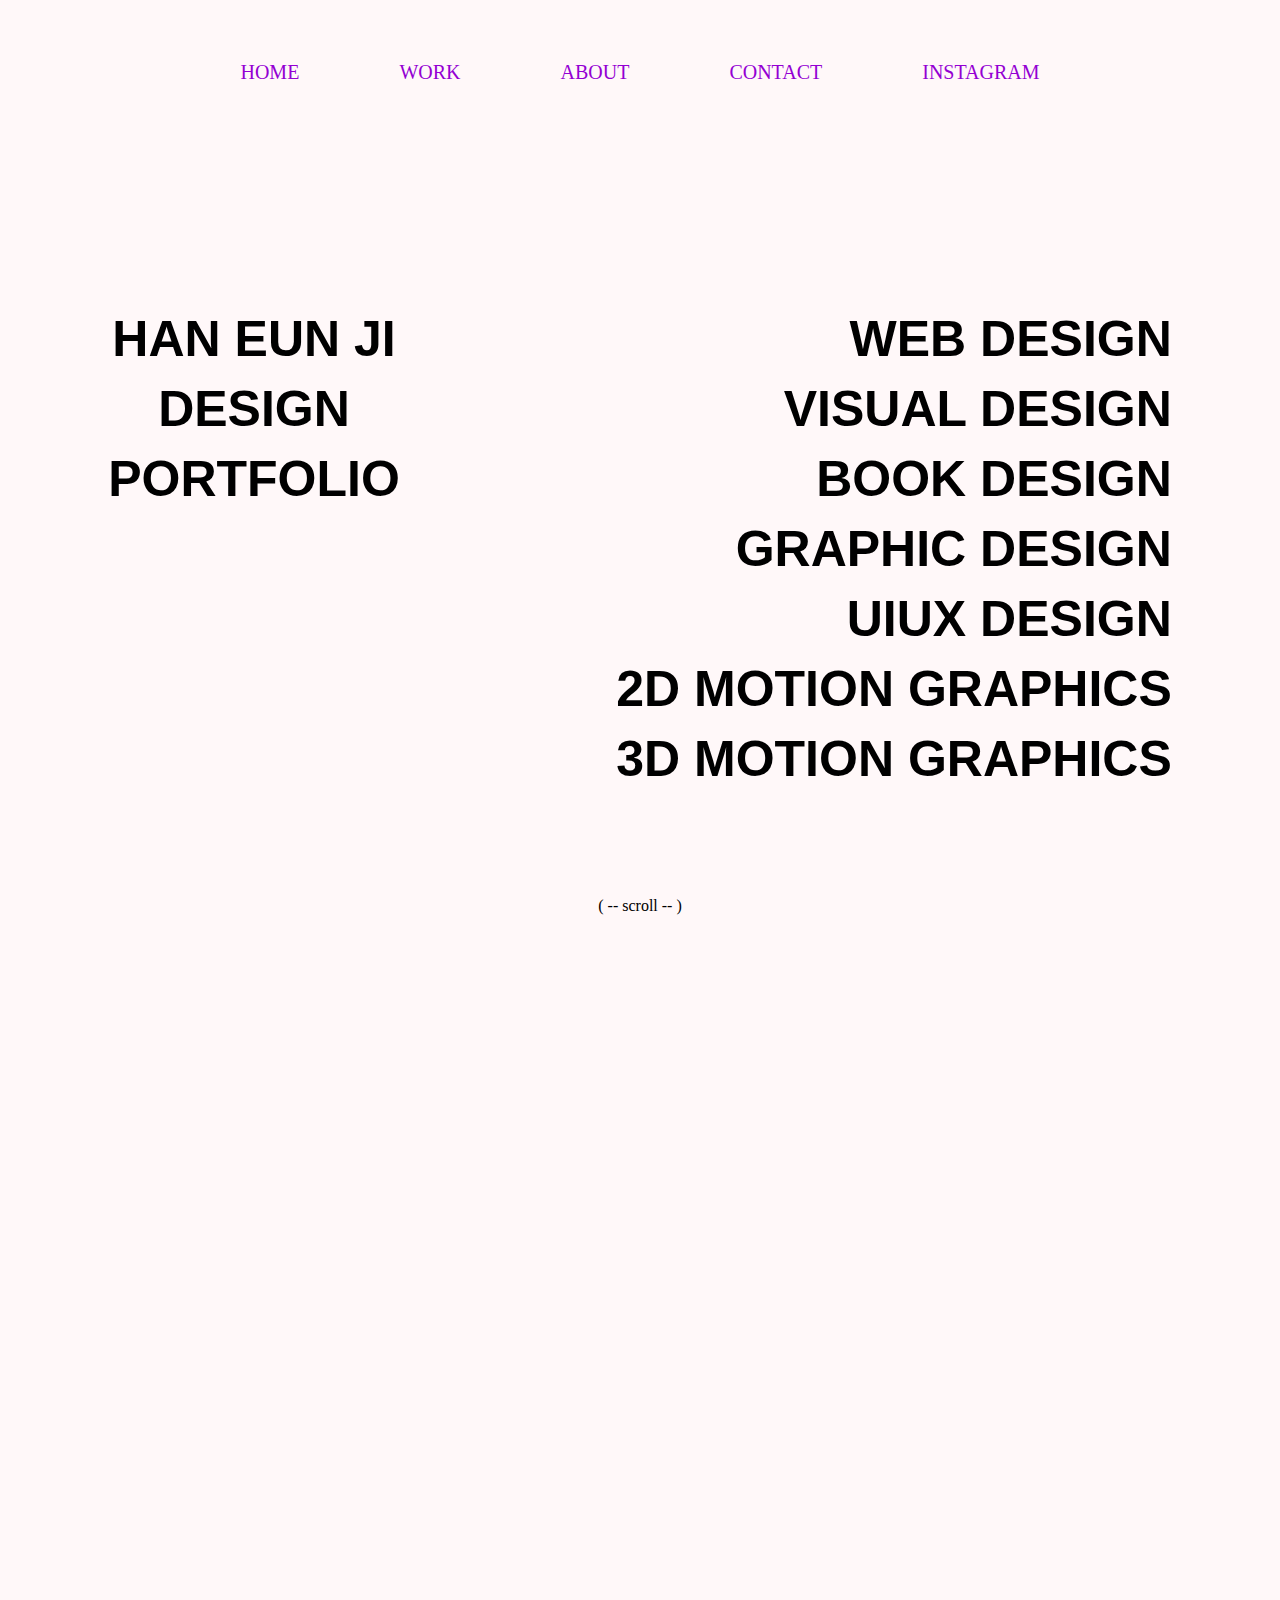
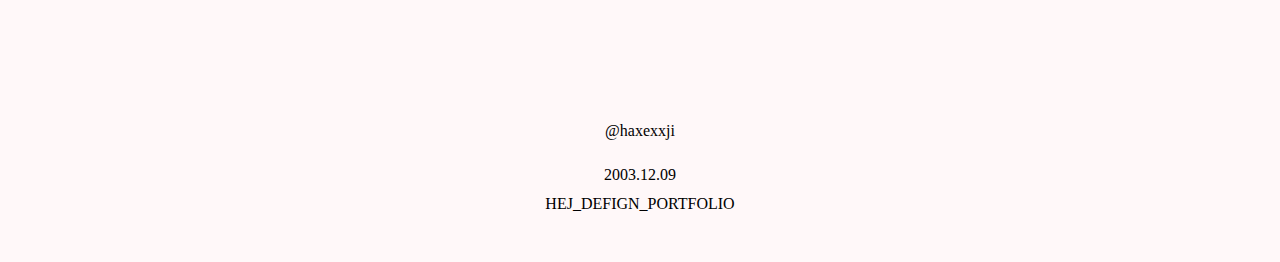
<file: index.html>
<!DOCTYPE html>
<html lang="ko">
  <head>
    <meta charset="UTF-8" />
    <meta name="viewport" content="width=device-width, initial-scale=1.0" />
    <title>HEJ_DEFIGN_PORTFOLIO</title>
    <link rel="stylesheet" href="./style/style.css" />
    <script src="./script/script.js" defer></script>
  </head>
  <body>
    <div class="container">
      <div class="section">
        <div class="section_header">
          <div class="navigation_bar">
            <ol class="navigation_bar">
              <li>
                <a
                  href="https://ecss03.github.io/wmd_final_pj_202220403/"
                  class="hover-link"
                  >HOME</a
                >
              </li>
              <li>
                <a href="https://ecss03.github.io/work/" class="hover-link"
                  >WORK</a
                >
              </li>
              <li>
                <a href="https://ecss03.github.io/about/" class="hover-link"
                  >ABOUT</a
                >
              </li>
              <li>
                <a href="https://ecss03.github.io/contact/" class="hover-link"
                  >CONTACT</a
                >
              </li>
              <li>
                <a href="https://www.instagram.com/haxexxji/" class="hover-link"
                  >INSTAGRAM</a
                >
              </li>
            </ol>
          </div>
        </div>
        <div class="section_main">
          <div class="main_title" id="maintitle">
            <div class="main_title_1">
              <div class="scroll-text">HAN EUN JI</div>
              <div class="scroll-text">DESIGN</div>
              <div class="scroll-text">PORTFOLIO</div>
            </div>
            <div class="main_title_2">
              <div class="scroll-text">WEB DESIGN</div>
              <div class="scroll-text">VISUAL DESIGN</div>
              <div class="scroll-text">BOOK DESIGN</div>
              <div class="scroll-text">GRAPHIC DESIGN</div>
              <div class="scroll-text">UIUX DESIGN</div>
              <div class="scroll-text">2D MOTION GRAPHICS</div>
              <div class="scroll-text">3D MOTION GRAPHICS</div>
            </div>
          </div>
          <div class="sub_text">( -- scroll -- )</div>
          <div class="main_img">
            <div class="main_img_name_card">
              <div class="main_img_name_card-2">
                <img
                  src="./assets/name_card3.jpg"
                  alt="name_card3"
                  class="scroll-image1"
                />
              </div>
              <div class="main_img_name_card-1">
                <img
                  src="./assets/name_card1.jpg"
                  alt="name_card1"
                  class="scroll-image2"
                />
              </div>
            </div>
            <div class="main_img_poster">
              <div class="main_img_poster-1">
                <img
                  src="./assets/poster1.jpg"
                  alt="poster1"
                  class="scroll-image3"
                />
              </div>
            </div>
            <div class="main_img_book">
              <div class="main_img_book-1">
                <img
                  src="./assets/book11.jpg"
                  alt="book11"
                  class="scroll-image4"
                />
              </div>
              <div class="main_img_book-2">
                <img
                  src="./assets/book10.jpg"
                  alt="book10"
                  class="scroll-image5"
                />
              </div>
            </div>
          </div>
        </div>
        <div class="section_footer">
          <div class="section_footer_content">
            <div class="section_footer_content_instagram">
              <a href="https://www.instagram.com/haxexxji/">@haxexxji</a>
            </div>
            <div class="section_footer_content_1">2003.12.09</div>
            <div class="section_footer_content_2">HEJ_DEFIGN_PORTFOLIO</div>
          </div>
        </div>
      </div>
    </div>
  </body>
</html>
</file>
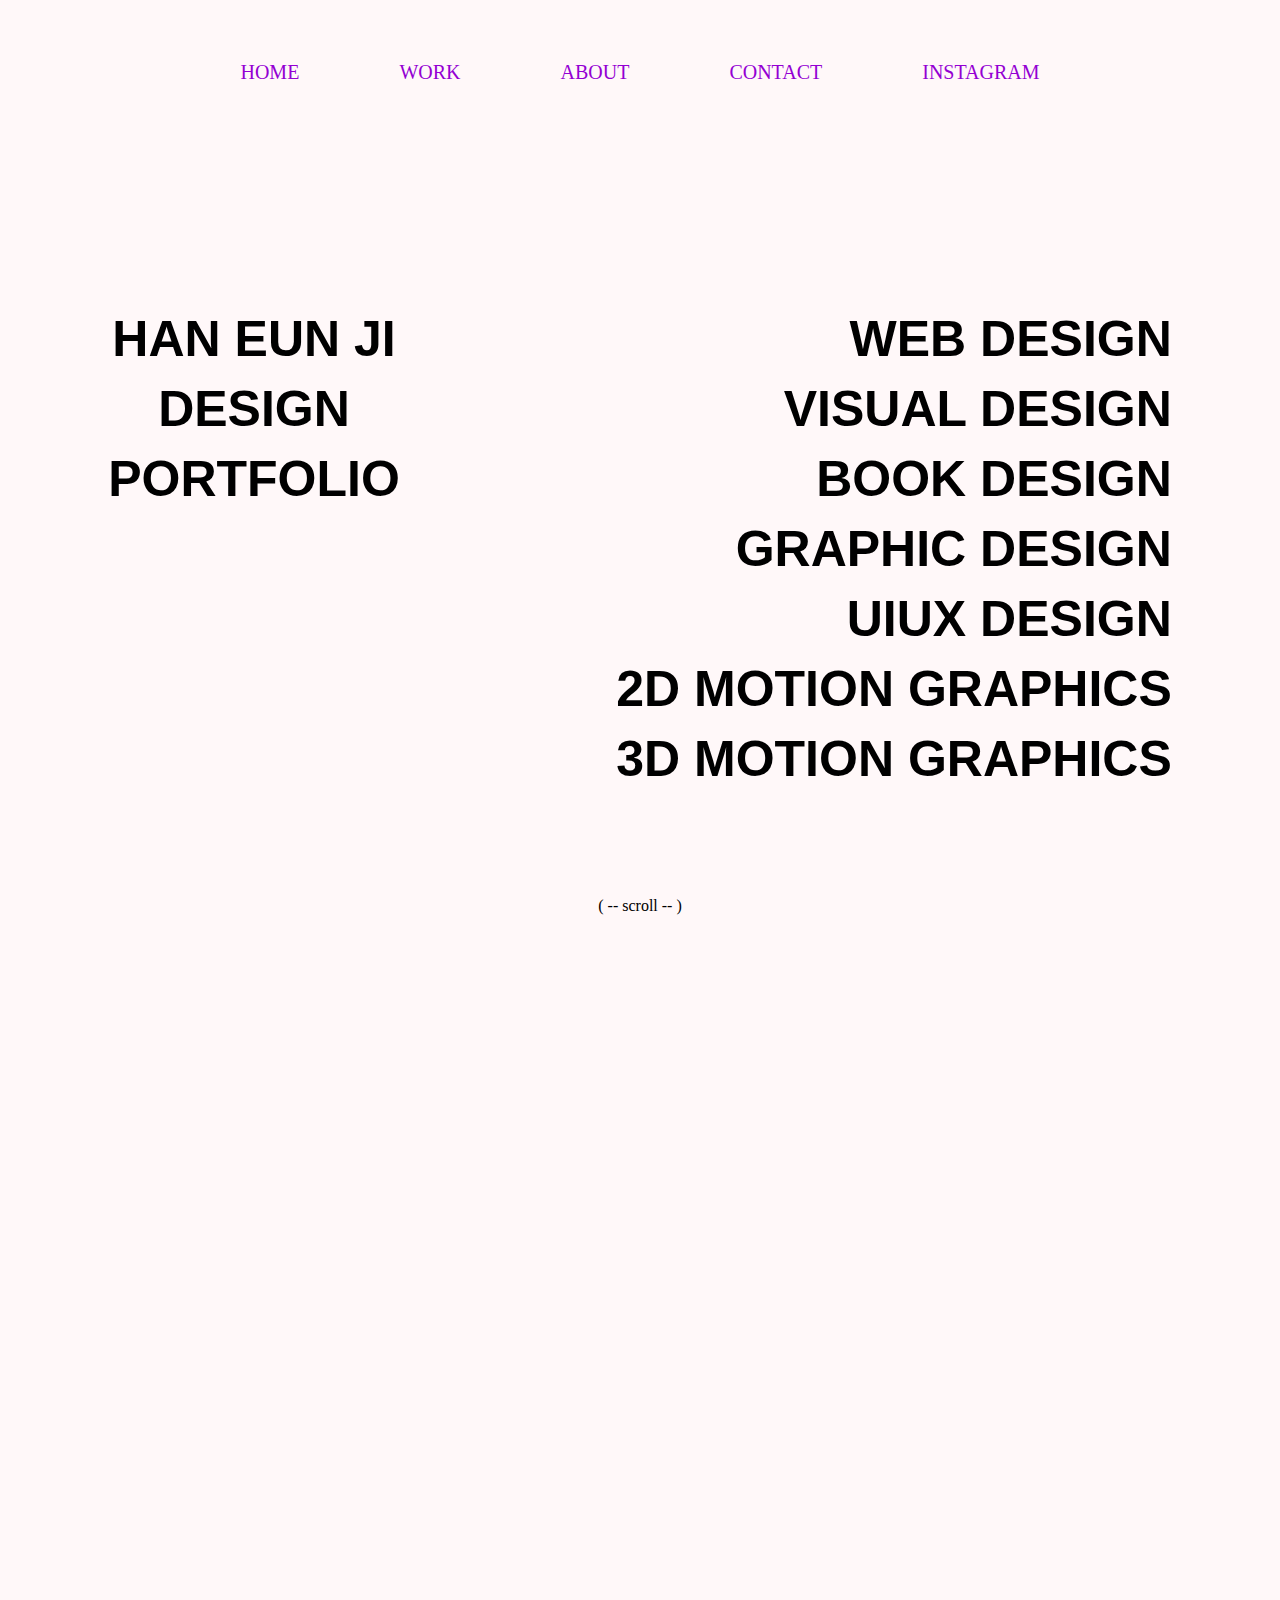
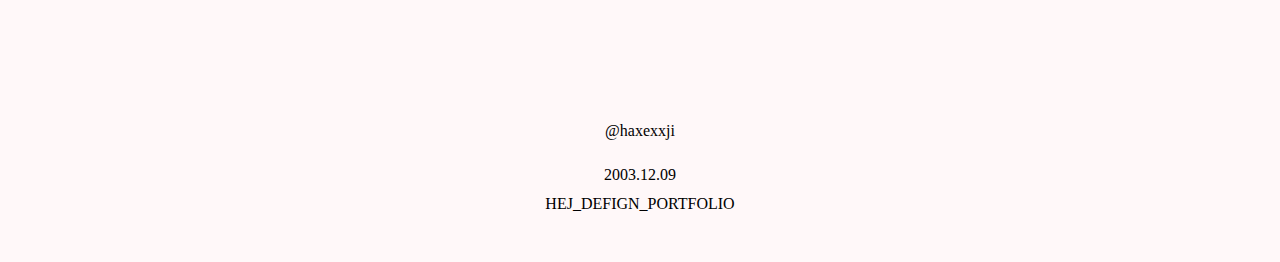
<file: main/index.html>
<!DOCTYPE html>
<html lang="ko">
  <head>
    <meta charset="UTF-8" />
    <meta name="viewport" content="width=device-width, initial-scale=1.0" />
    <title>My project</title>
    <link rel="stylesheet" href="./style/style.css" />
    <script src="./script/script.js" defer></script>
  </head>
  <body>
    <div class="container">
      <div class="section">
        <div class="section_header">
          <div class="navigation_bar">
            <ol class="navigation_bar">
              <li>
                <a
                  href="http://127.0.0.1:5500/main/index.html"
                  class="hover-link"
                  >HOME</a
                >
              </li>
              <li>
                <a
                  href="http://127.0.0.1:5500/work/work.html"
                  class="hover-link"
                  >WORK</a
                >
              </li>
              <li>
                <a
                  href="http://127.0.0.1:5500/about/about.html"
                  class="hover-link"
                  >ABOUT</a
                >
              </li>
              <li>
                <a
                  href="http://127.0.0.1:5500/contact/contact.html"
                  class="hover-link"
                  >CONTACT</a
                >
              </li>
              <li>
                <a href="https://www.instagram.com/haxexxji/" class="hover-link"
                  >INSTAGRAM</a
                >
              </li>
            </ol>
          </div>
        </div>
        <div class="section_main">
          <div class="main_title" id="maintitle">
            <div class="main_title_1">
              <div class="scroll-text">HAN EUN JI</div>
              <div class="scroll-text">DESIGN</div>
              <div class="scroll-text">PORTFOLIO</div>
            </div>
            <div class="main_title_2">
              <div class="scroll-text">WEB DESIGN</div>
              <div class="scroll-text">VISUAL DESIGN</div>
              <div class="scroll-text">BOOK DESIGN</div>
              <div class="scroll-text">GRAPHIC DESIGN</div>
              <div class="scroll-text">UIUX DESIGN</div>
              <div class="scroll-text">2D MOTION GRAPHICS</div>
              <div class="scroll-text">3D MOTION GRAPHICS</div>
            </div>
          </div>
          <div class="sub_text">( -- scroll -- )</div>
          <div class="main_img">
            <div class="main_img_name_card">
              <div class="main_img_name_card-2">
                <img
                  src="/assets/name_card3.jpg"
                  alt="name_card3"
                  class="scroll-image1"
                />
              </div>
              <div class="main_img_name_card-1">
                <img
                  src="/assets/name_card1.jpg"
                  alt="name_card1"
                  class="scroll-image2"
                />
              </div>
            </div>
            <div class="main_img_poster">
              <div class="main_img_poster-1">
                <img
                  src="/assets/poster1.jpg"
                  alt="poster1"
                  class="scroll-image3"
                />
              </div>
            </div>
            <div class="main_img_book">
              <div class="main_img_book-1">
                <img
                  src="/assets/book11.jpg"
                  alt="book11"
                  class="scroll-image4"
                />
              </div>
              <div class="main_img_book-2">
                <img
                  src="/assets/book10.jpg"
                  alt="book10"
                  class="scroll-image5"
                />
              </div>
            </div>
          </div>
        </div>
        <div class="section_footer">
          <div class="section_footer_content">
            <div class="section_footer_content_instagram">
              <a href="https://www.instagram.com/haxexxji/">@haxexxji</a>
            </div>
            <div class="section_footer_content_1">2003.12.09</div>
            <div class="section_footer_content_2">HEJ_DEFIGN_PORTFOLIO</div>
          </div>
        </div>
      </div>
    </div>
  </body>
</html>
</file>
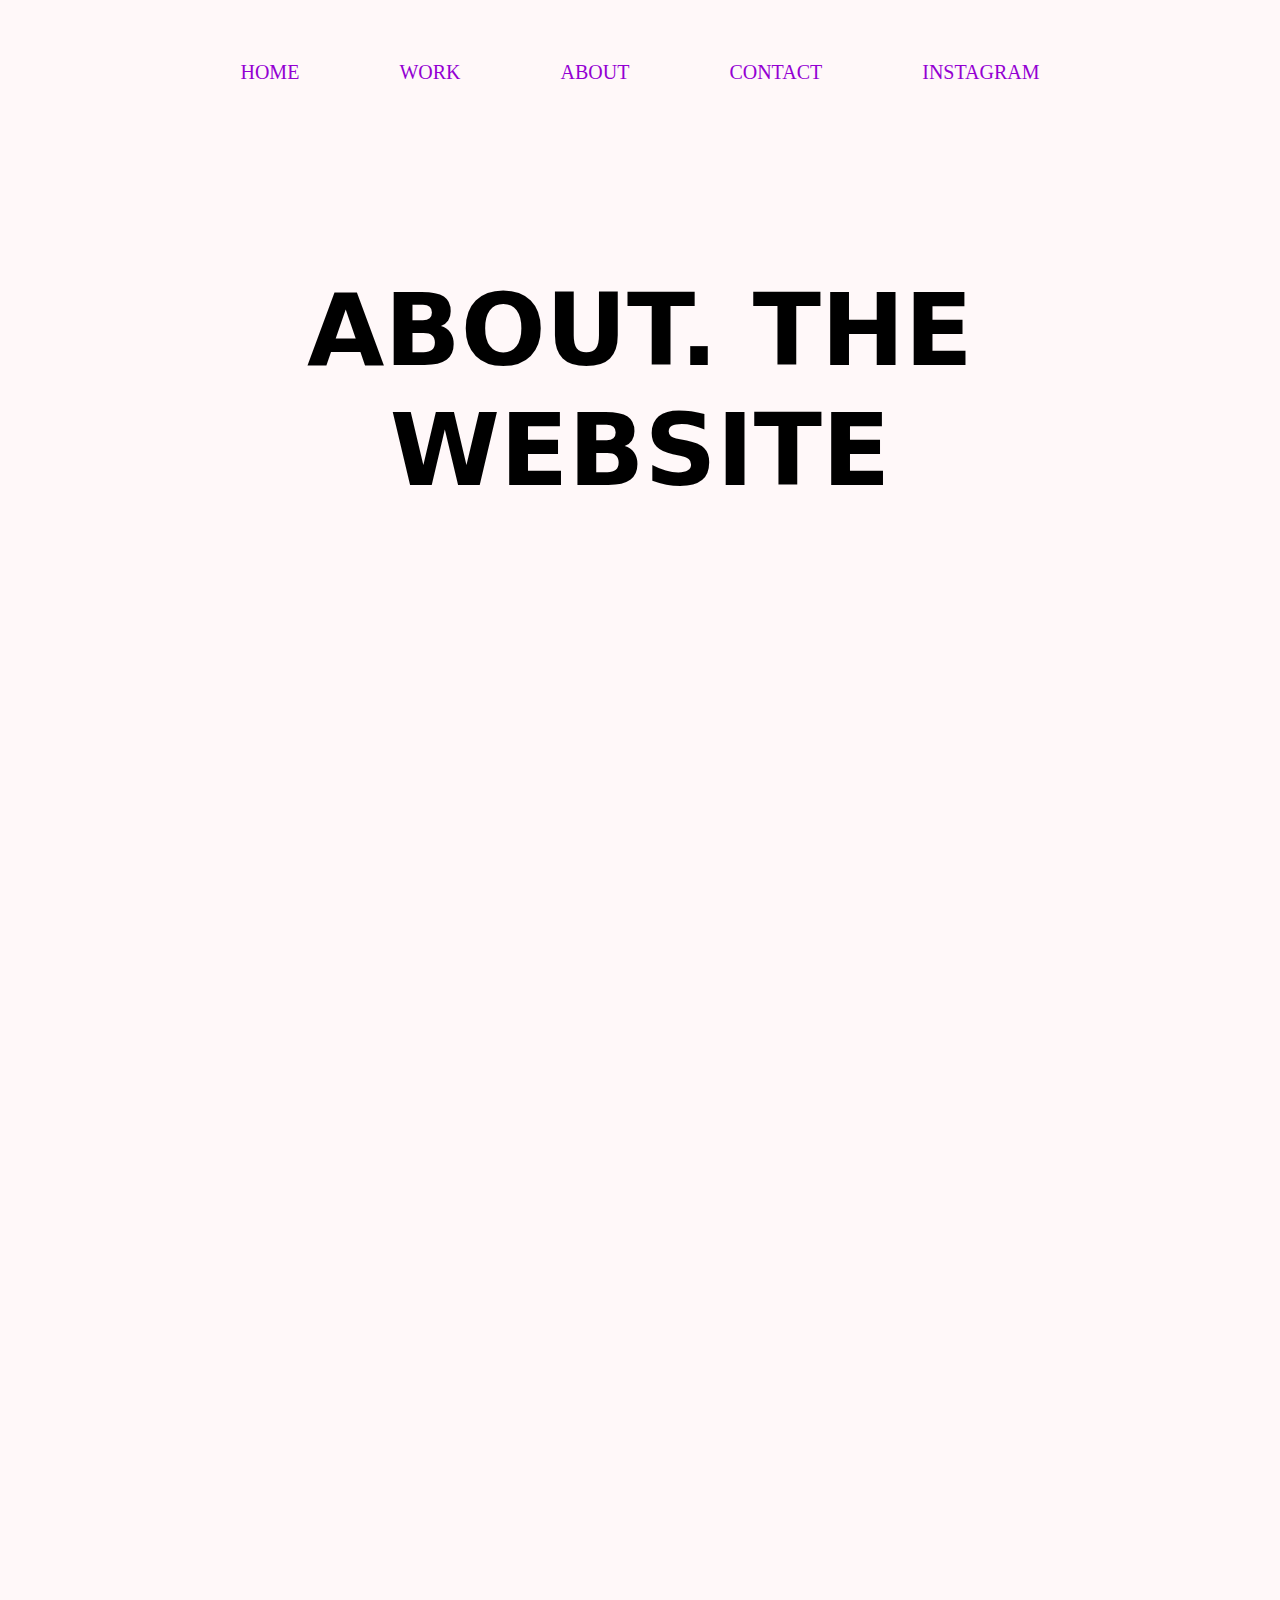
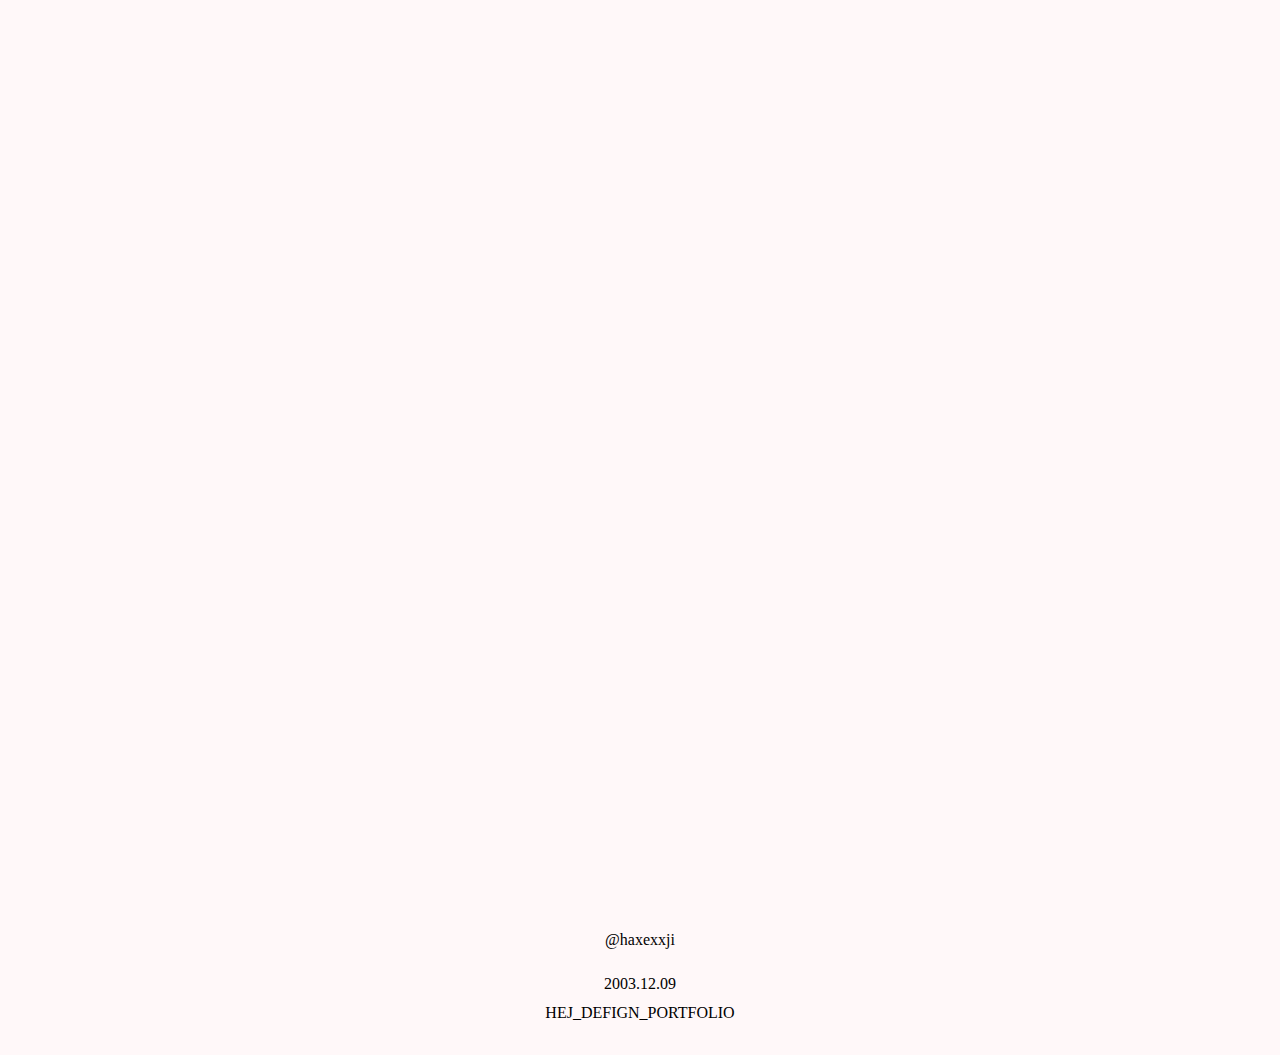
<file: about/about.html>
<!DOCTYPE html>
<html lang="ko">
  <head>
    <meta charset="UTF-8" />
    <meta name="viewport" content="width=device-width, initial-scale=1.0" />
    <title>About Page</title>
    <link rel="stylesheet" href="./style/style.css" />
    <script src="./script/script.js" defer></script>
  </head>
  <body>
    <div class="container">
      <div class="section">
        <div class="section_header">
          <div class="navigation_bar">
            <ol class="navigation_bar">
              <li>
                <a
                  href="http://127.0.0.1:5500/main/index.html"
                  class="hover-link"
                  >HOME</a
                >
              </li>
              <li>
                <a
                  href="http://127.0.0.1:5500/work/work.html"
                  class="hover-link"
                  >WORK</a
                >
              </li>
              <li>
                <a
                  href="http://127.0.0.1:5500/about/about.html"
                  class="hover-link"
                  >ABOUT</a
                >
              </li>
              <li>
                <a
                  href="http://127.0.0.1:5500/contact/contact.html"
                  class="hover-link"
                  >CONTACT</a
                >
              </li>
              <li>
                <a href="https://www.instagram.com/haxexxji/" class="hover-link"
                  >INSTAGRAM</a
                >
              </li>
            </ol>
          </div>
        </div>
        <div class="section_main">
          <div class="main_title" id="maintitle">
            <div class="scroll-text"><h1>ABOUT. THE WEBSITE</h1></div>
          </div>
          <div class="main_title1" id="maintitle1">
            <div class="scroll-text-1">
              <div class="scroll-text1">
                이 웹사이트는 <b>포트폴리오</b> 업로드를 위한 사이트입니다.
              </div>
              <div class="scroll-text1">
                2023년~ 시작한 <b>나만의 디자인 포트폴리오</b>
              </div>
              <div class="scroll-text1">
                대학교를 재학하며 만들게 된 포트폴리오 웹사이트입니다.
              </div>
              <div class="scroll-text1">
                대학교 3학년 웹미디어 전공 수업 시간 기말 최종 과제가 웹사이트
                제작이었습니다.
              </div>
              <div class="scroll-text1">
                아무튼 이 웹사이트는 저의 포트폴리오 웹사이트라는 것을
                알려드립니다.
              </div>
              <div class="scroll-text1">
                지금부터 그럼 저에 대해 알아보러 가보실까요??
              </div>
            </div>
          </div>
          <div class="main_title2" id="maintitle2">
            <div class="scroll-text-2">
              <div class="scroll-text2">
                일단 저에 대해 소개해보도록 하겠습니다.
              </div>
              <div class="scroll-text2">
                저는 2003년생 12월생으로 현재 대학교 3학년입니다.
              </div>
              <div class="scroll-text2">
                재학 중인 대학교는 <b>상명대학교</b>이며,
                <b>커뮤니케이션디자인전공</b>입니다.
              </div>
              <div class="scroll-text2">
                본가에서 통학을 하며 학교를 다니고 있습니다.
              </div>
              <div class="scroll-text2">
                요즘 가장 관심있는 것은 <b>야구</b> 보는 것 입니다. 참고로
                엘지팬입니다!
              </div>
              <div class="scroll-text2">
                다른 취미로는 <b>운동</b>하는 것을 좋아합니다. (헬스, 필라테스,
                요가, 춤, 수영 등)
              </div>
            </div>
          </div>
          <div class="main_title3" id="maintitle3">
            <div class="scroll-text-3">
              <div class="scroll-text3">
                저의 간단한 소개를 마치고 웹페이지에 대한 소개를 해보자면,
              </div>
              <div class="scroll-text3">
                대학교 2학년 때 부터의 작업이 담긴 저의 포트폴리오 사이트
                입니다.
              </div>
              <div class="scroll-text3">
                아직 작업이 많진 않지만 점점 작업물이 많아질 예정입니다.
              </div>
              <div class="scroll-text3">
                주로 올라갈 작업물은 홈 화면에서 명시된 듯이
              </div>
              <div class="scroll-text3">
                <b>웹 디자인, 책 디자인, 그래픽 디자인, uxui 디자인,</b>
              </div>
              <div class="scroll-text3">
                <b>2D 모션 디자인, 3D 모션 디자인 등의 작업물 입니다.</b>
              </div>
              <div class="scroll-text3">
                저의 <b>앞으로의 성장</b>도 기대해주시면 감사하겠습니다.
              </div>
              <div class="scroll-text3">
                더 열심히 작업하고 공유하도록 하겠습니다.
              </div>
              <div class="scroll-text3">
                이상 웹사이트에 대한 설명 끝내도록 하겠습니다.
              </div>
            </div>
          </div>
        </div>
        <div class="section_footer">
          <div class="section_footer_content">
            <div class="section_footer_content_instagram">
              <a href="https://www.instagram.com/haxexxji/">@haxexxji</a>
            </div>
            <div class="section_footer_content_1">2003.12.09</div>
            <div class="section_footer_content_2">HEJ_DEFIGN_PORTFOLIO</div>
          </div>
        </div>
      </div>
    </div>
  </body>
</html>
</file>
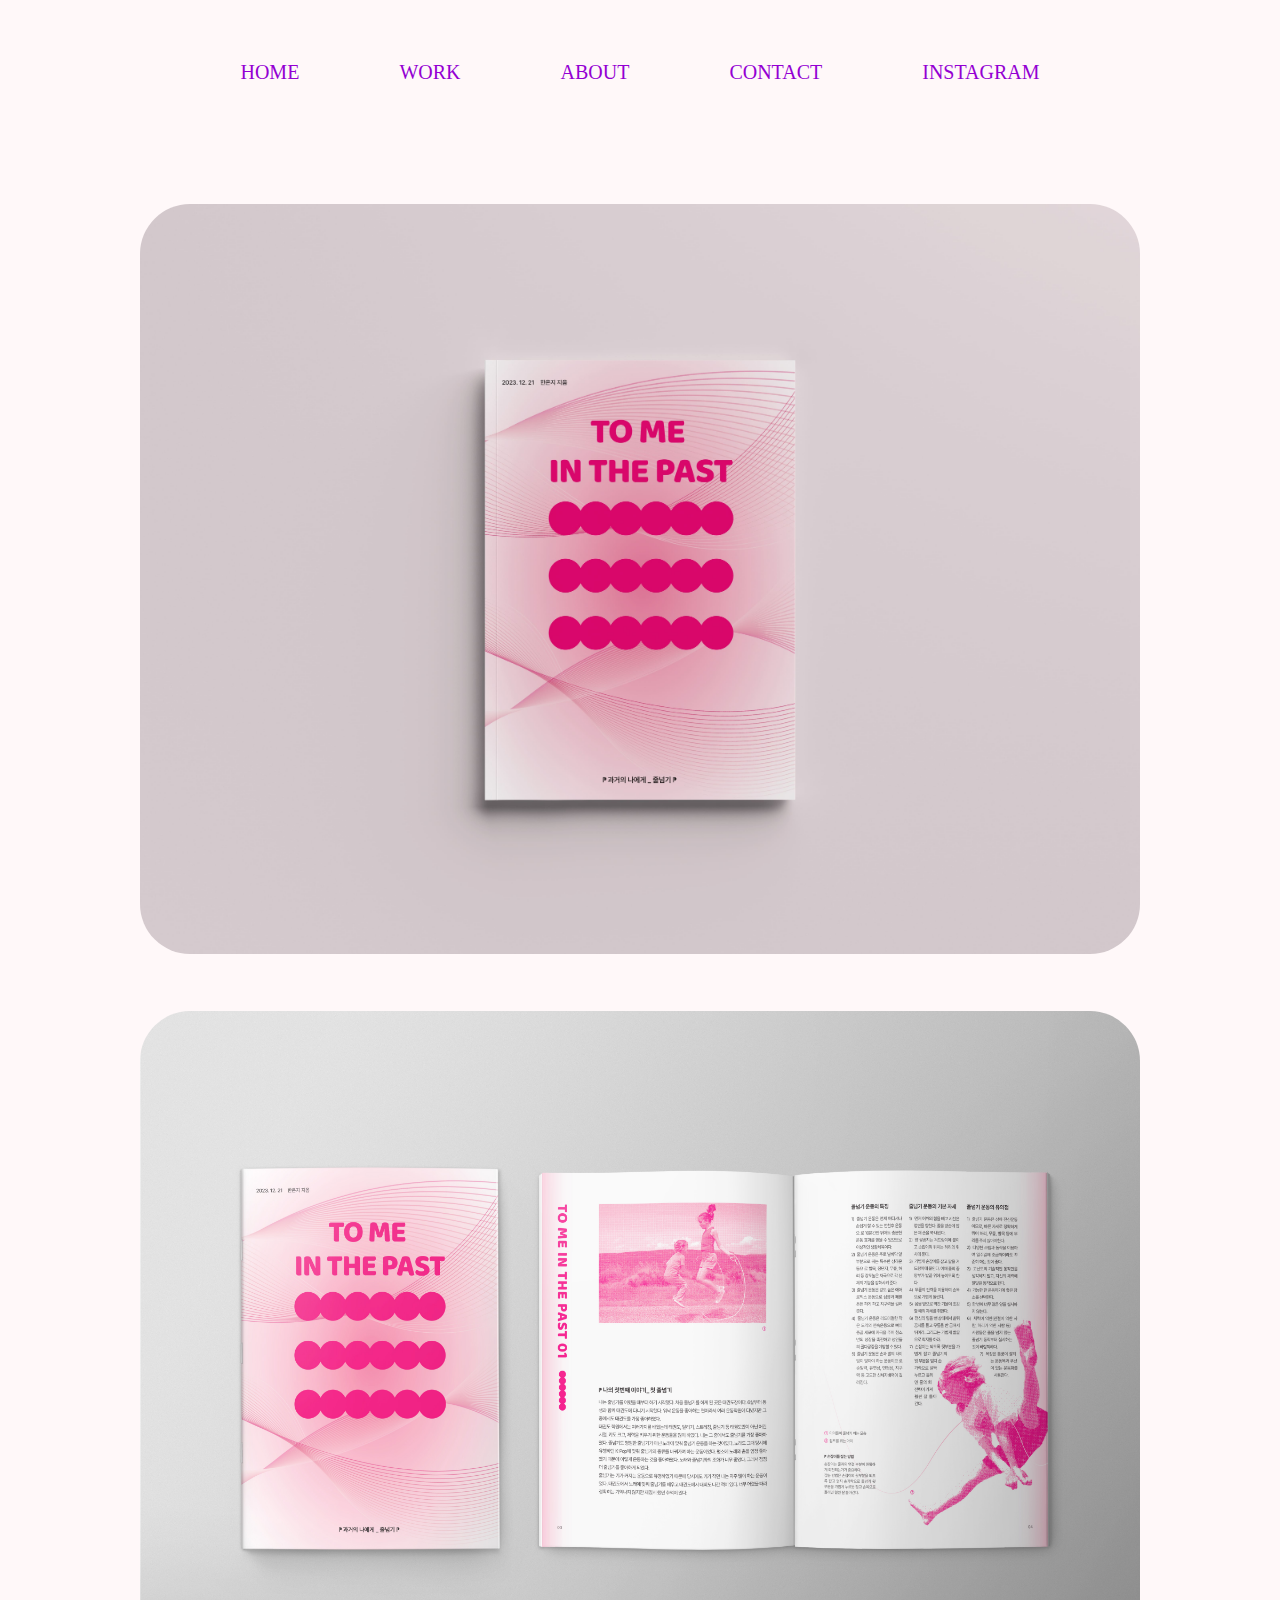
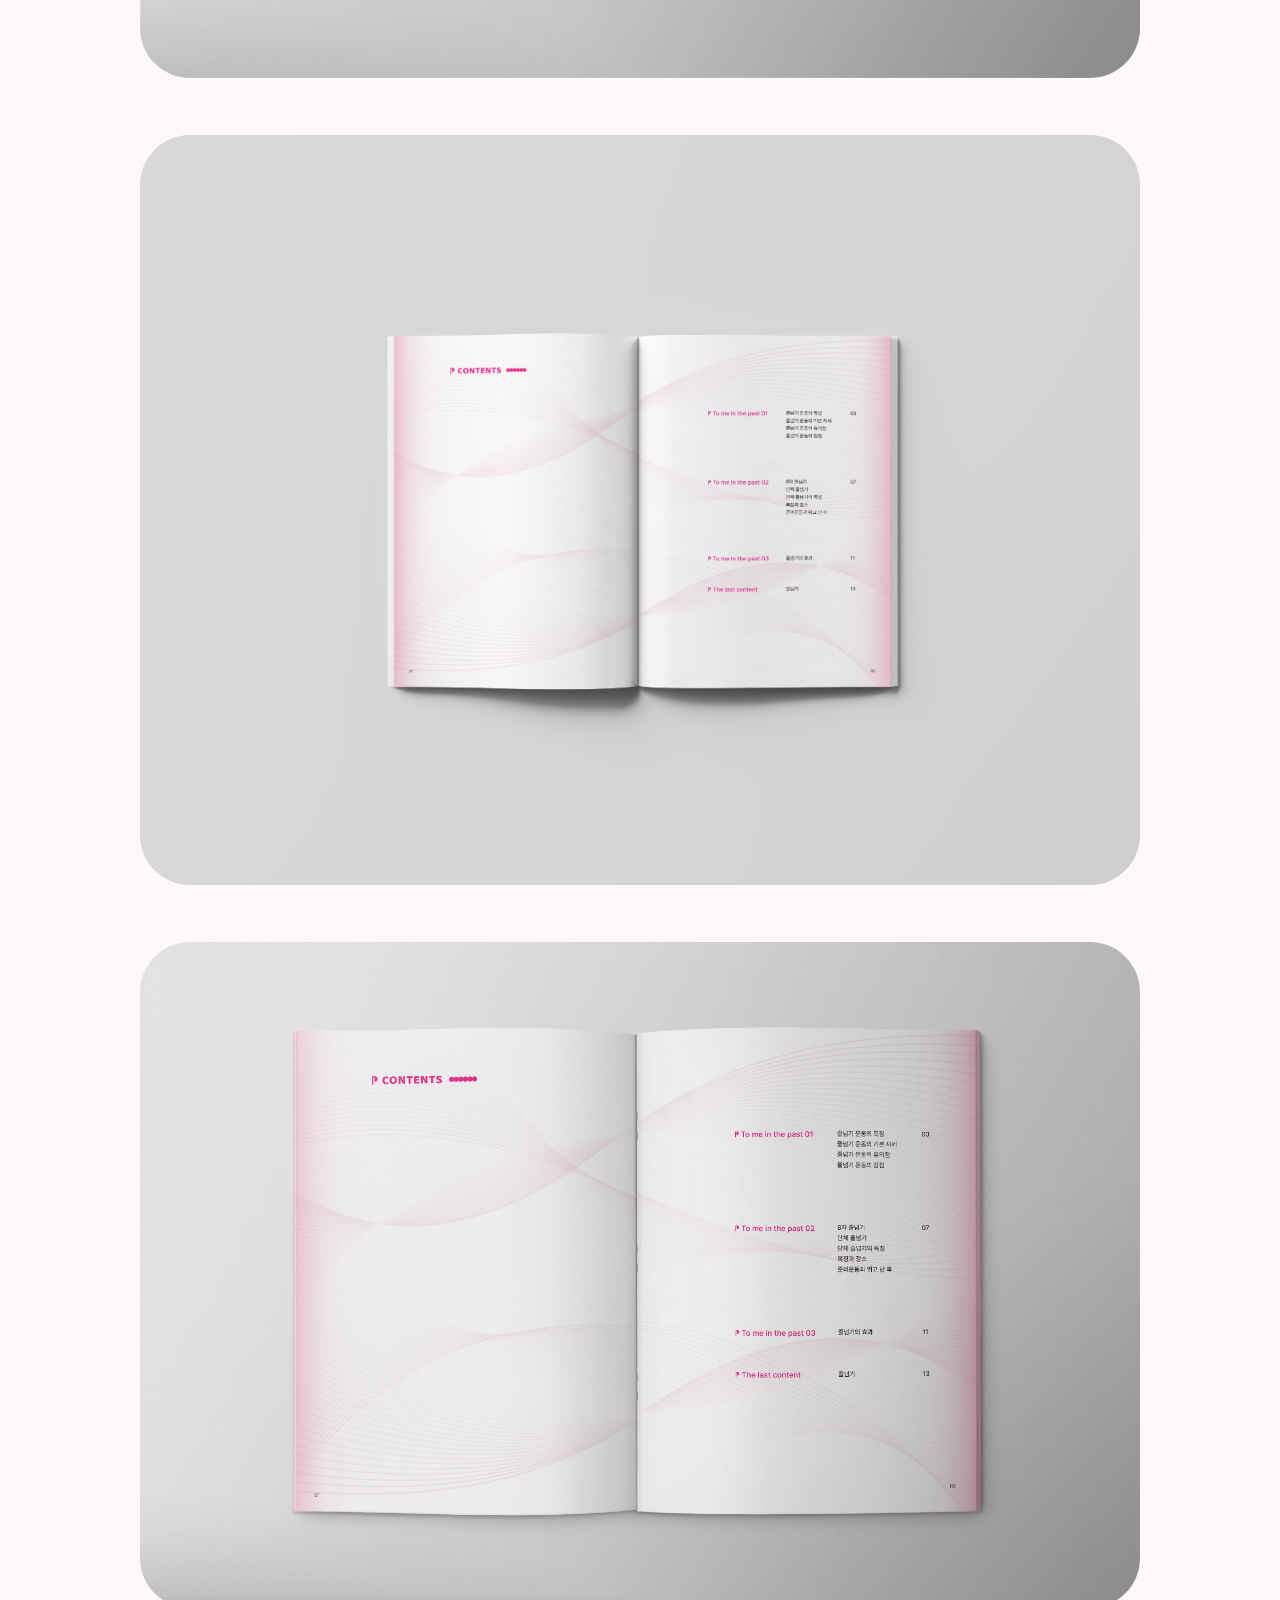
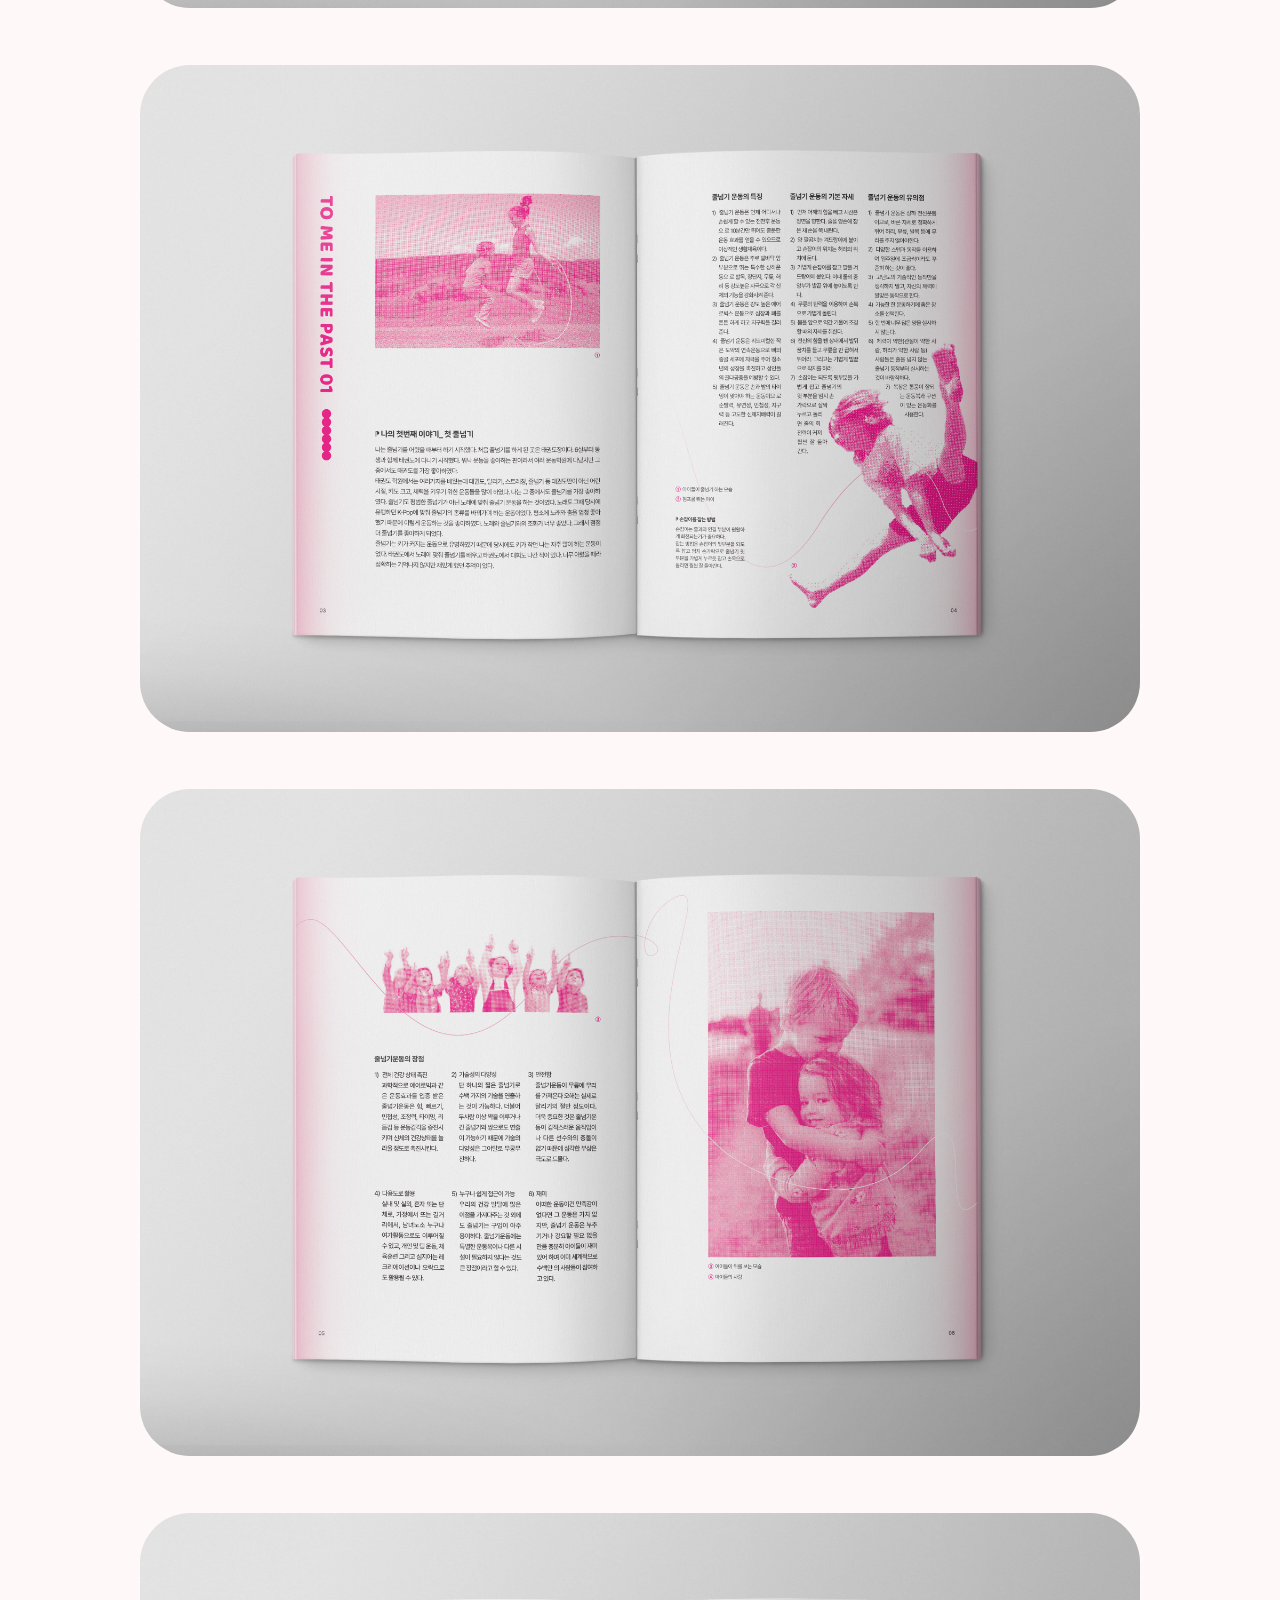
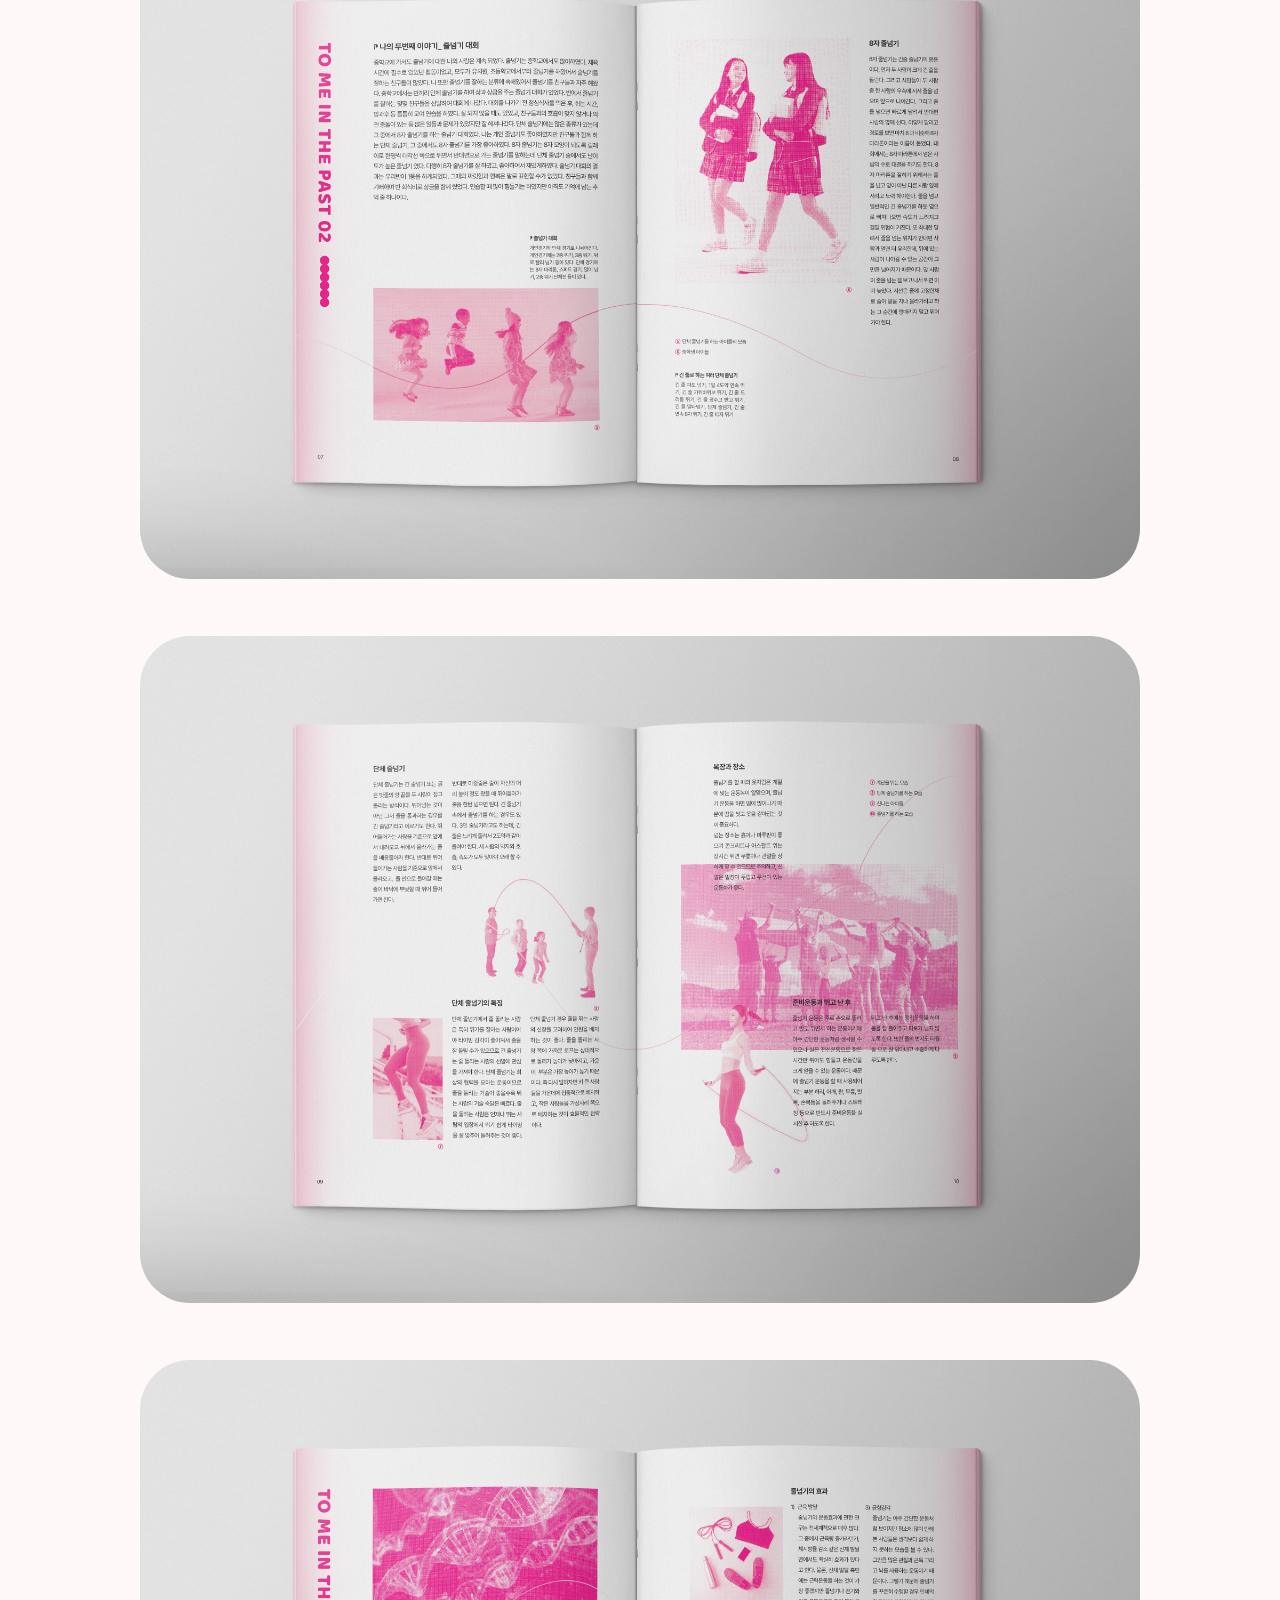
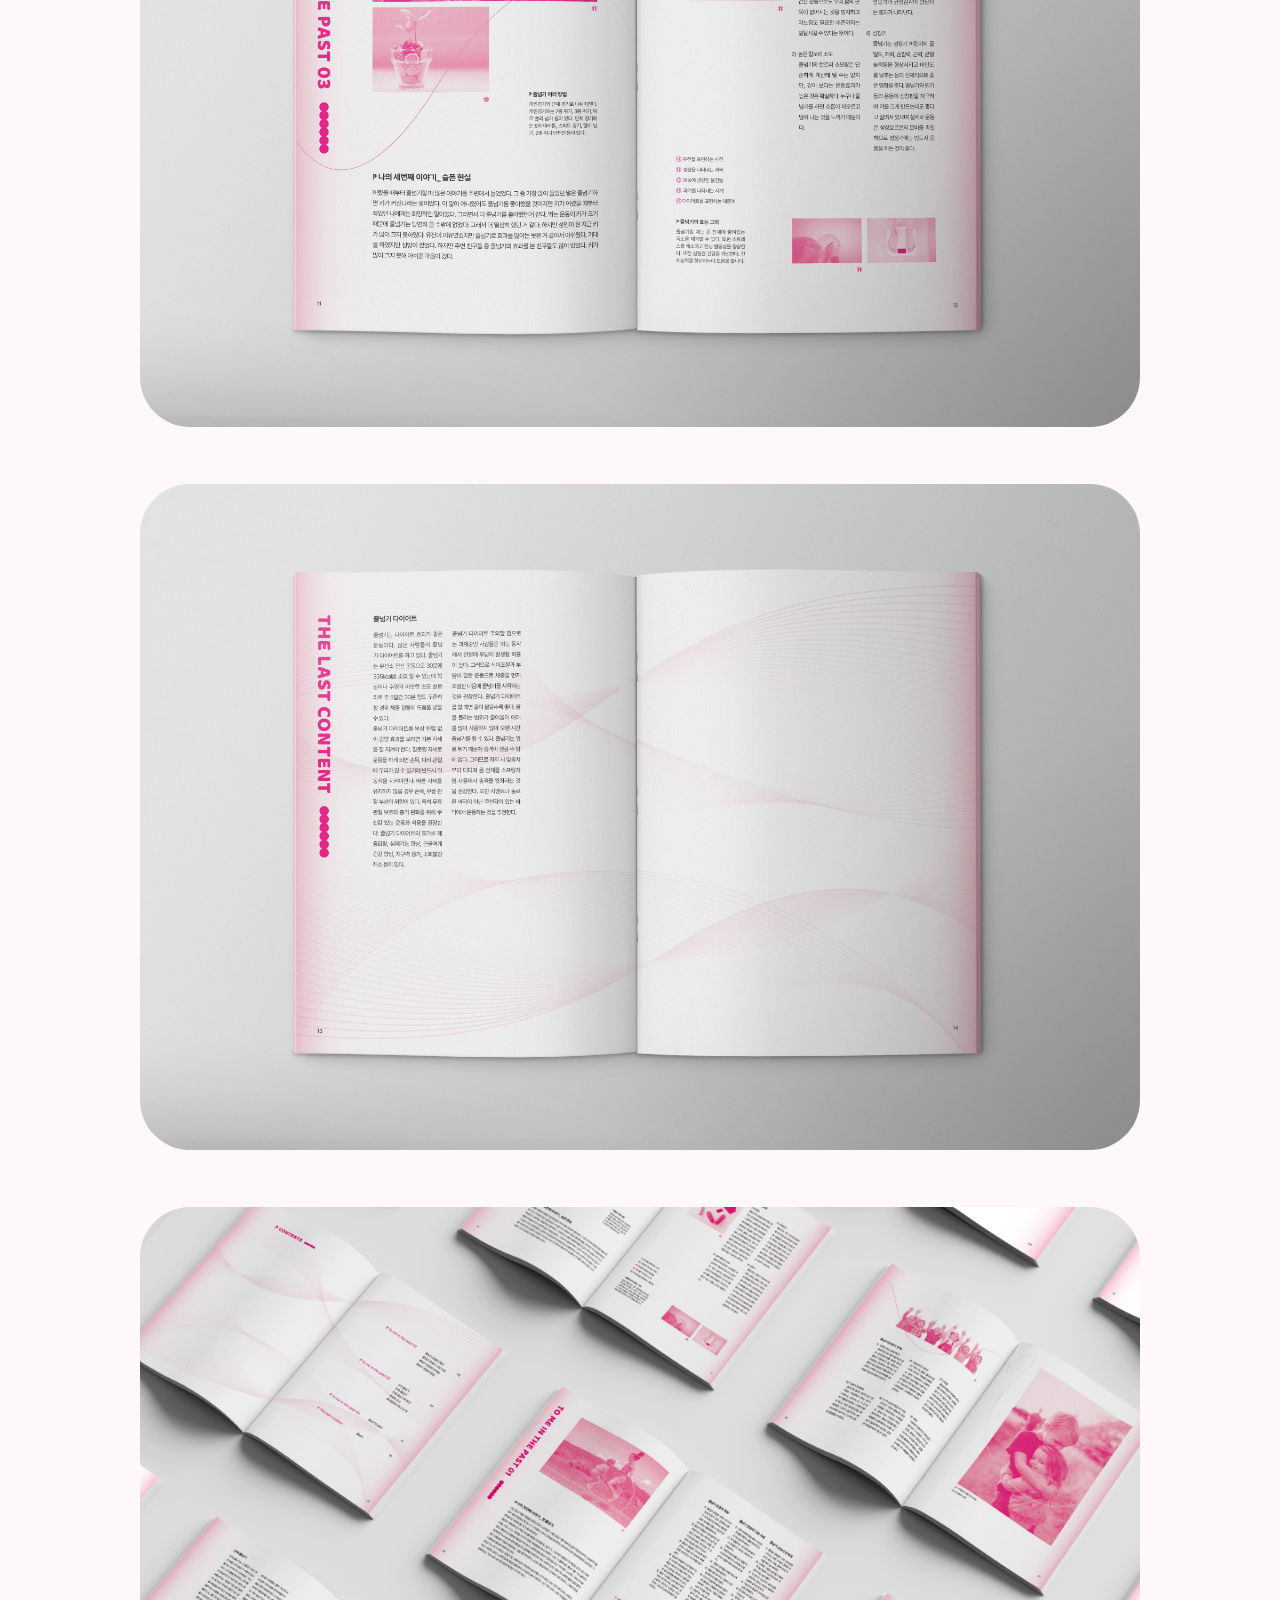
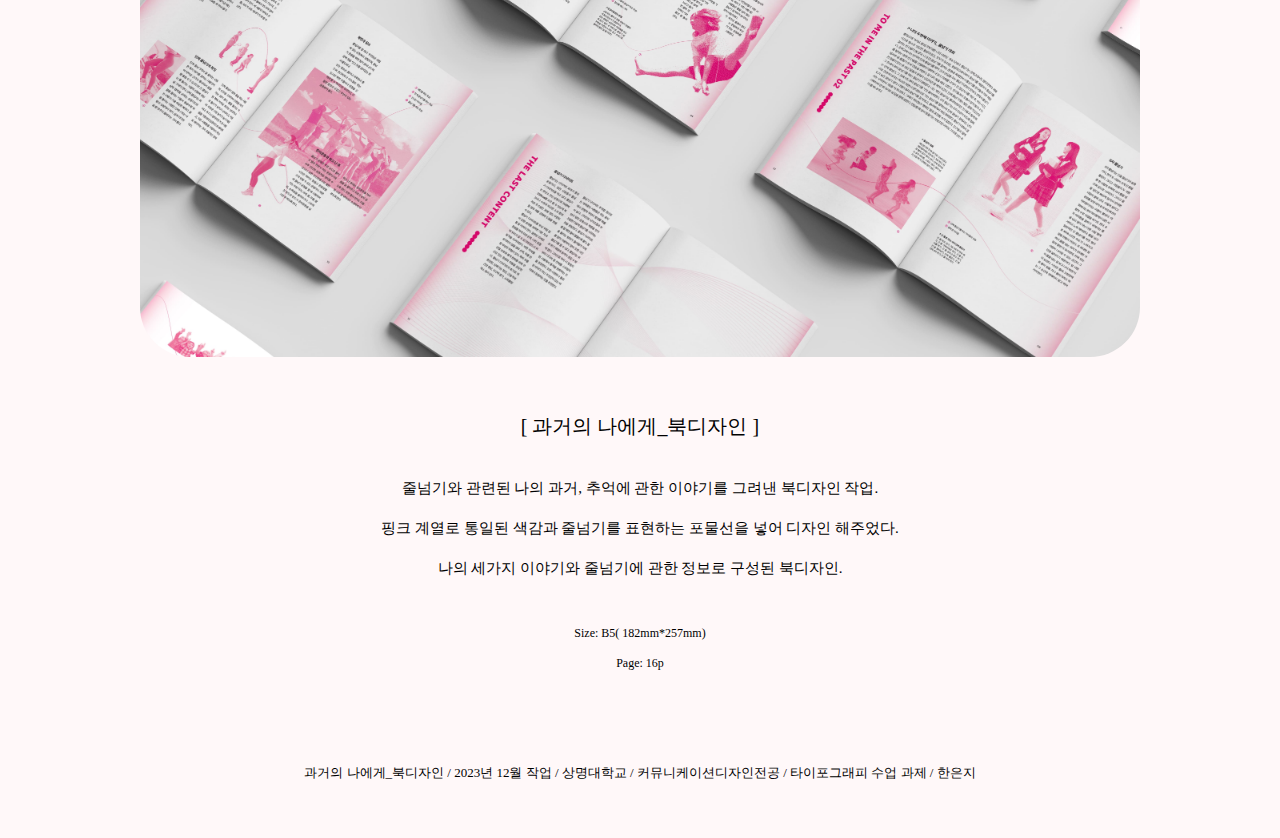
<file: book/book.html>
<!DOCTYPE html>
<html lang="ko">
  <head>
    <meta charset="UTF-8" />
    <meta name="viewport" content="width=device-width, initial-scale=1.0" />
    <title>book_Design page</title>
    <link rel="stylesheet" href="./style/style.css" />
  </head>
  <body>
    <div class="container">
      <div class="section">
        <div class="section_header">
          <div class="navigation_bar">
            <ol class="navigation_bar">
              <li>
                <a
                  href="http://127.0.0.1:5500/main/index.html"
                  class="hover-link"
                  >HOME</a
                >
              </li>
              <li>
                <a
                  href="http://127.0.0.1:5500/work/work.html"
                  class="hover-link"
                  >WORK</a
                >
              </li>
              <li>
                <a
                  href="http://127.0.0.1:5500/about/about.html"
                  class="hover-link"
                  >ABOUT</a
                >
              </li>
              <li>
                <a
                  href="http://127.0.0.1:5500/contact/contact.html"
                  class="hover-link"
                  >CONTACT</a
                >
              </li>
              <li>
                <a href="https://www.instagram.com/haxexxji/" class="hover-link"
                  >INSTAGRAM</a
                >
              </li>
            </ol>
          </div>
        </div>
        <div class="section_main">
          <div class="section_main_work_img">
            <img src="/assets/book10.jpg" alt="book10" class="scroll-image-1" />
            <br />
            <img src="/assets/book9.jpg" alt="book9" class="scroll-image-2" />
            <br />
            <img src="/assets/book1.jpg" alt="book1" class="scroll-image-3" />
            <br />
            <img src="/assets/book2.jpg" alt="book2" class="scroll-image-4" />
            <br />
            <img src="/assets/book3.jpg" alt="book3" class="scroll-image-5" />
            <br />
            <img src="/assets/book4.jpg" alt="book4" class="scroll-image-6" />
            <br />
            <img src="/assets/book5.jpg" alt="book5" class="scroll-image-7" />
            <br />
            <img src="/assets/book6.jpg" alt="book6" class="scroll-image-8" />
            <br />
            <img src="/assets/book7.jpg" alt="book7" class="scroll-image-9" />
            <br />
            <img src="/assets/book8.jpg" alt="book8" class="scroll-image-10" />
            <br />
            <img
              src="/assets/book11.jpg"
              alt="book11"
              class="scroll-image-11"
            />
          </div>
        </div>
        <div class="section_footer">
          <div class="footer_text">
            <div class="footer_text-1">[ 과거의 나에게_북디자인 ]</div>
            <div class="footer_text-2">
              줄넘기와 관련된 나의 과거, 추억에 관한 이야기를 그려낸 북디자인
              작업.<br />핑크 계열로 통일된 색감과 줄넘기를 표현하는 포물선을
              넣어 디자인 해주었다.<br />
              나의 세가지 이야기와 줄넘기에 관한 정보로 구성된 북디자인.
            </div>
            <div class="footer_text-3">
              Size: B5( 182mm*257mm)<br />Page: 16p
            </div>
            <div class="footer_text-4">
              과거의 나에게_북디자인 / 2023년 12월 작업 / 상명대학교 /
              커뮤니케이션디자인전공 / 타이포그래피 수업 과제 / 한은지
            </div>
          </div>
        </div>
      </div>
    </div>
  </body>
</html>
</file>
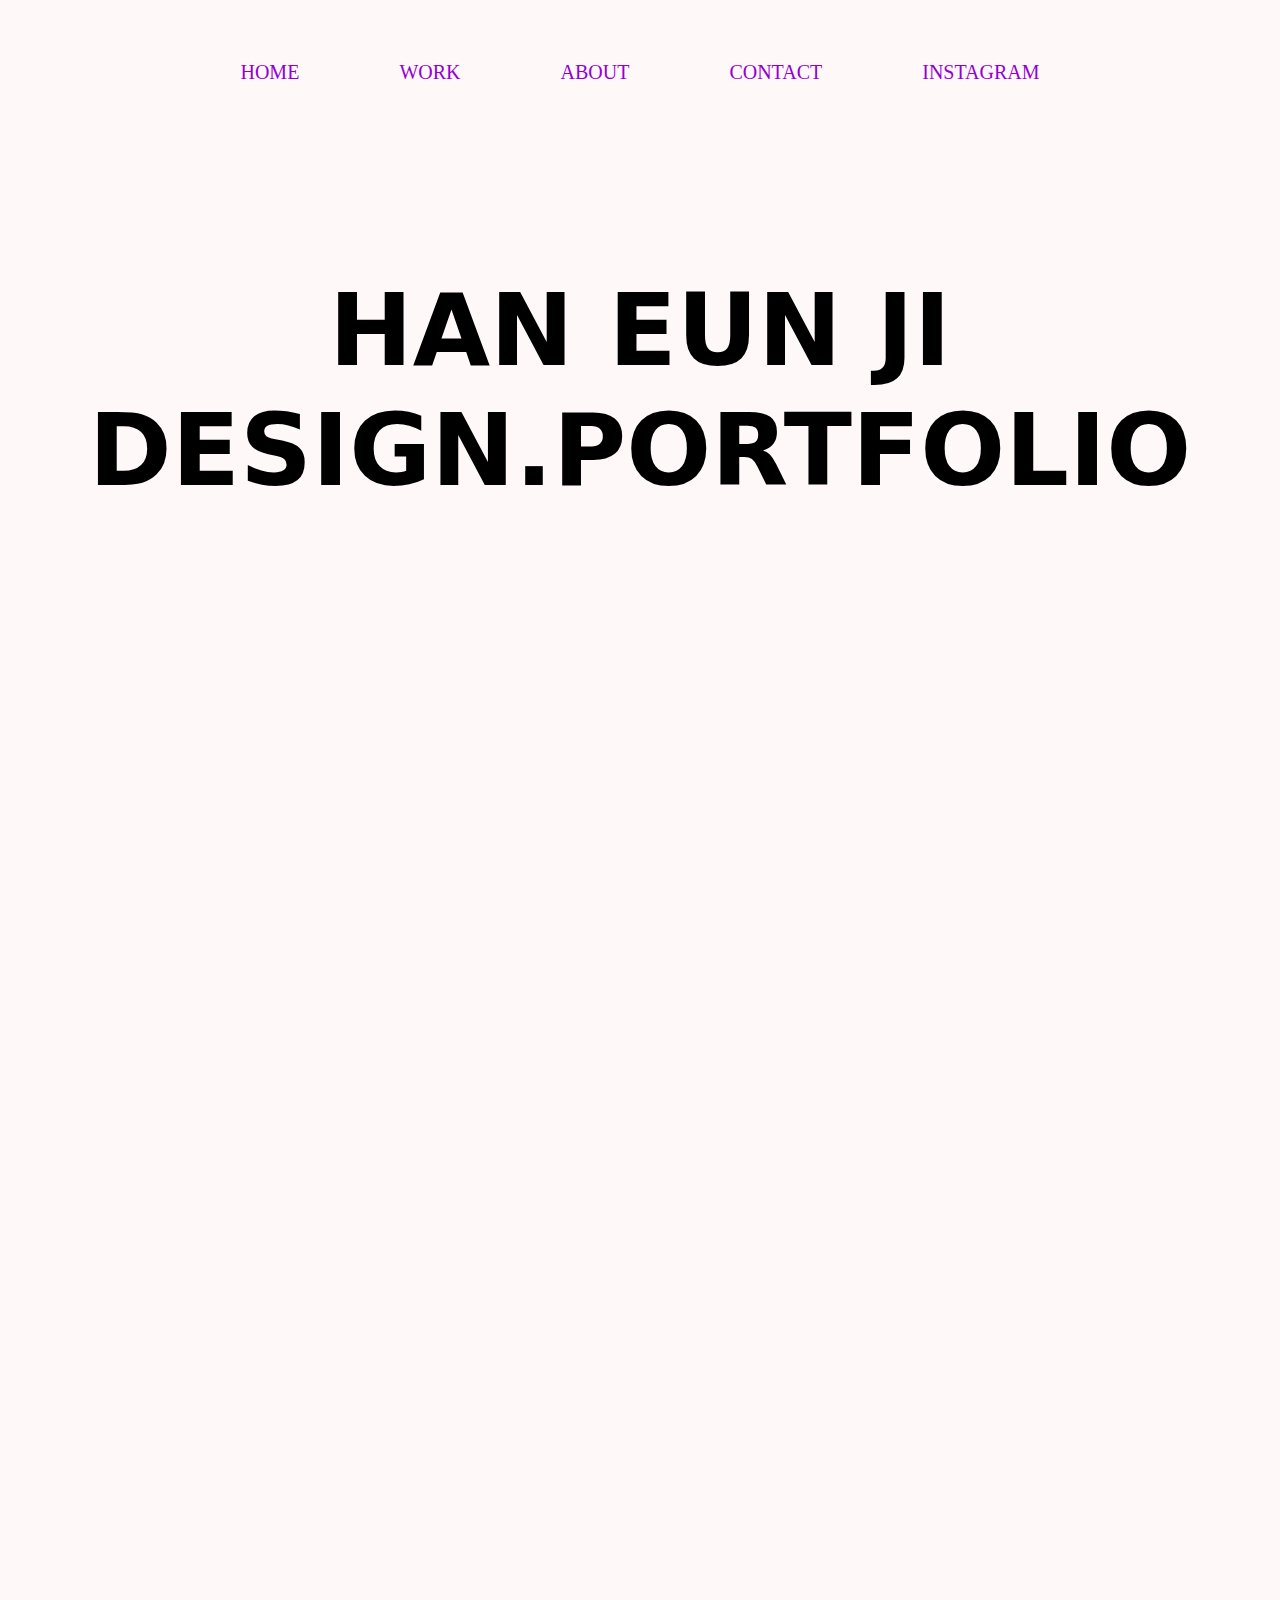
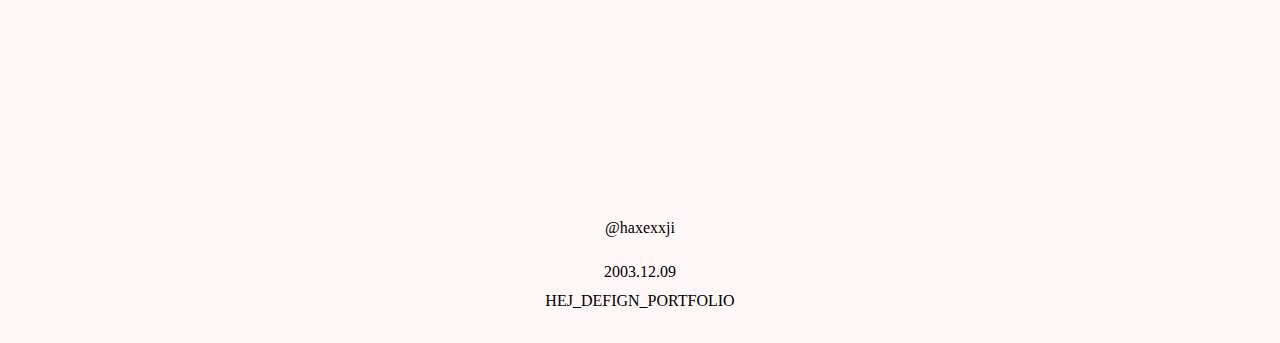
<file: contact/contact.html>
<!DOCTYPE html>
<html lang="ko">
  <head>
    <meta charset="UTF-8" />
    <meta name="viewport" content="width=device-width, initial-scale=1.0" />
    <title>Contact Page</title>
    <link rel="stylesheet" href="./style/style.css" />
    <script src="./script/script.js" defer></script>
  </head>
  <body>
    <div class="container">
      <div class="section">
        <div class="section_header">
          <div class="navigation_bar">
            <ol class="navigation_bar">
              <li>
                <a
                  href="http://127.0.0.1:5500/main/index.html"
                  class="hover-link"
                  >HOME</a
                >
              </li>
              <li>
                <a
                  href="http://127.0.0.1:5500/work/work.html"
                  class="hover-link"
                  >WORK</a
                >
              </li>
              <li>
                <a
                  href="http://127.0.0.1:5500/about/about.html"
                  class="hover-link"
                  >ABOUT</a
                >
              </li>
              <li>
                <a
                  href="http://127.0.0.1:5500/contact/contact.html"
                  class="hover-link"
                  >CONTACT</a
                >
              </li>
              <li>
                <a href="https://www.instagram.com/haxexxji/" class="hover-link"
                  >INSTAGRAM</a
                >
              </li>
            </ol>
          </div>
        </div>
        <div class="section_main">
          <div class="main_title" id="maintitle">
            <div class="scroll-text">
              <h1>HAN EUN JI<br />DESIGN.PORTFOLIO</h1>
            </div>
          </div>
          <div class="main_content" id="maincontent">
            <div class="scroll-text1">
              <div class="main_content-1">@haxexxji</div>
              <div class="main_content-2">010. 6413. 7562</div>
              <div class="main_content-3">eunji100403@naver.com</div>
              <div class="main_content-4"><h1>UNIVERSITY</h1></div>
              <div class="main_content-5">Sangmyung University</div>
              <div class="main_content-6">Communication Design</div>
            </div>
          </div>
        </div>
        <div class="section_footer">
          <div class="section_footer_content">
            <div class="section_footer_content_instagram">
              <a href="https://www.instagram.com/haxexxji/">@haxexxji</a>
            </div>
            <div class="section_footer_content_1">2003.12.09</div>
            <div class="section_footer_content_2">HEJ_DEFIGN_PORTFOLIO</div>
          </div>
        </div>
      </div>
    </div>
  </body>
</html>
</file>
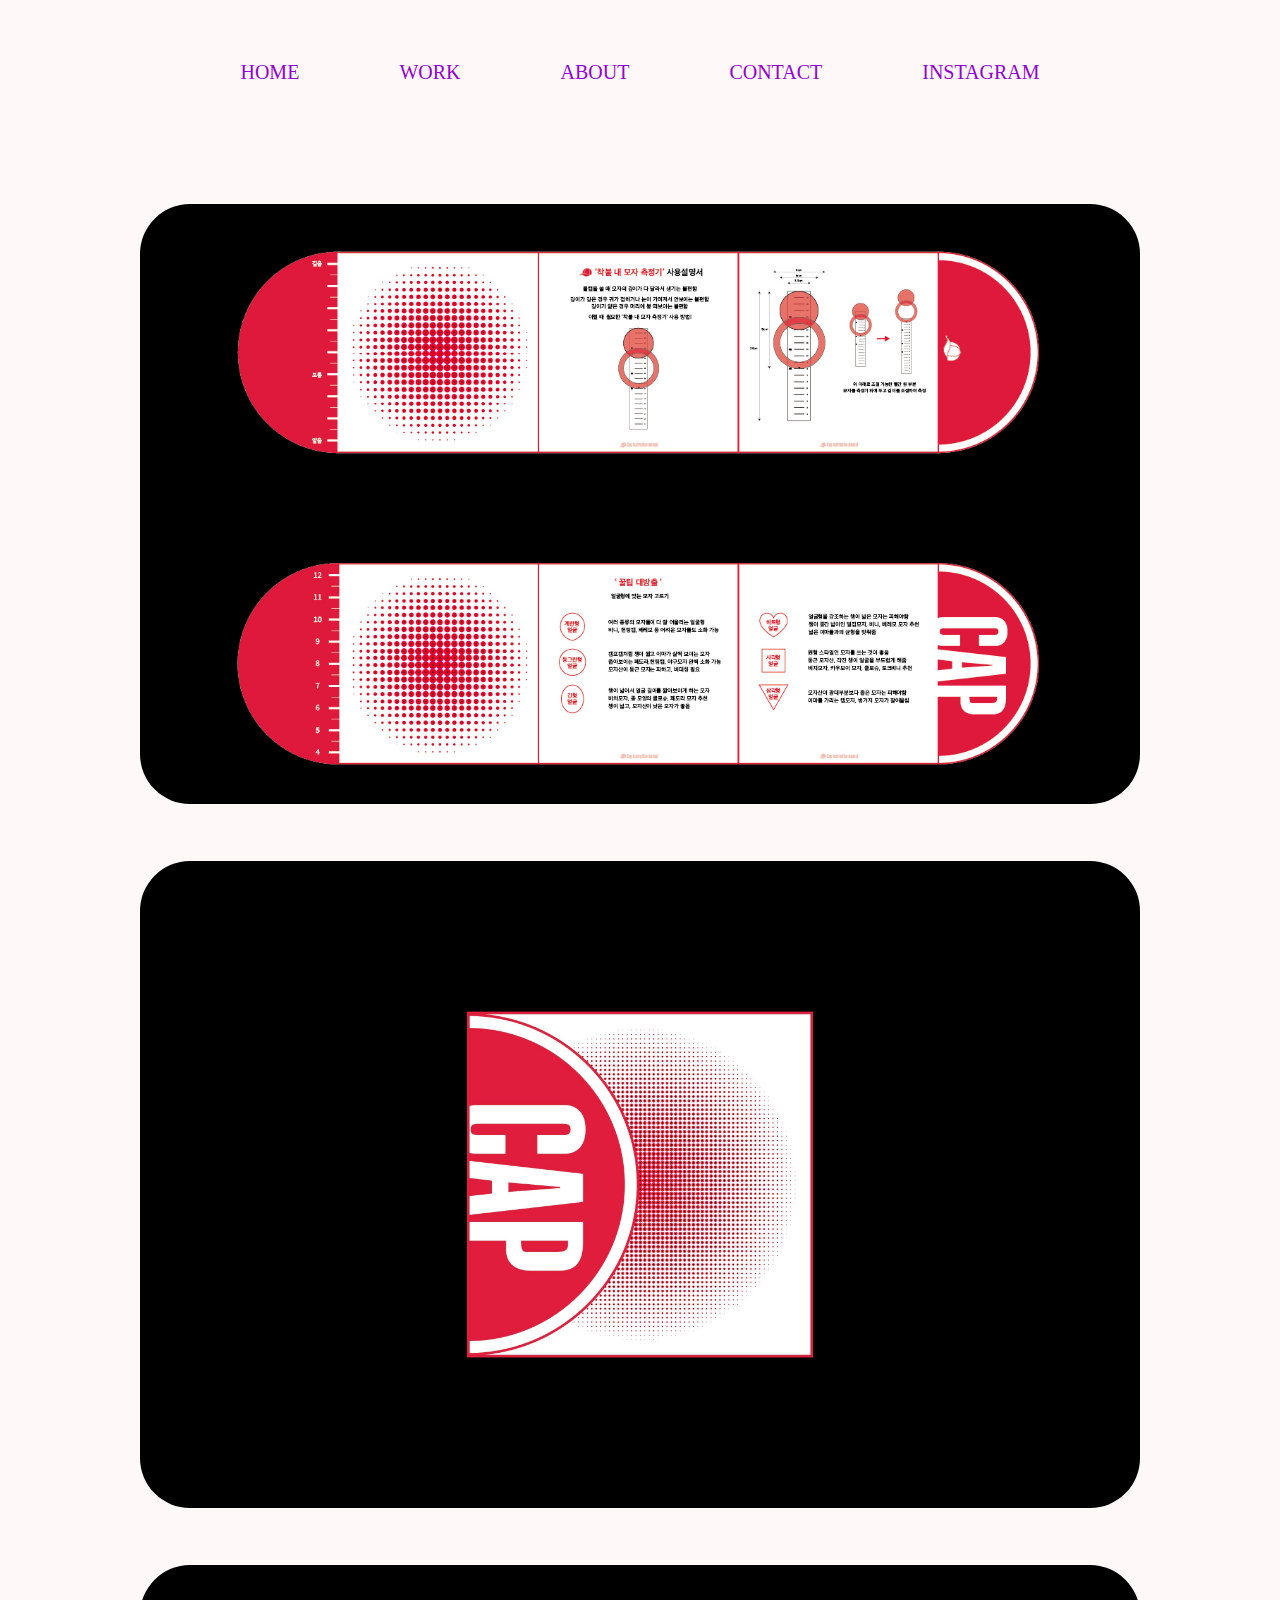
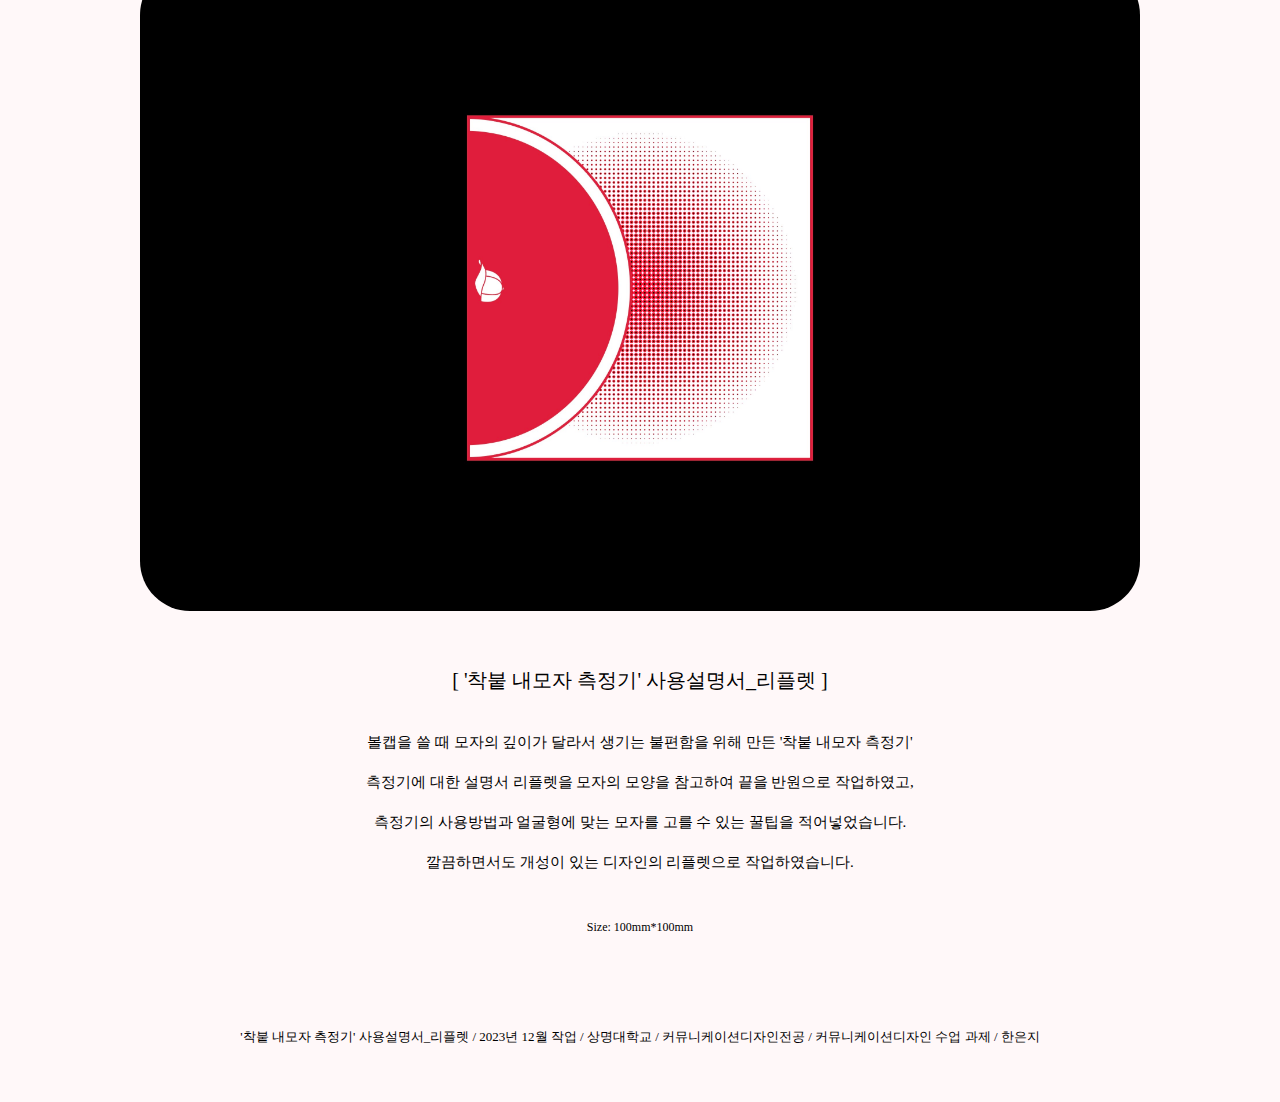
<file: leaflet/leaflet.html>
<!DOCTYPE html>
<html lang="ko">
  <head>
    <meta charset="UTF-8" />
    <meta name="viewport" content="width=device-width, initial-scale=1.0" />
    <title>Leaflet_Design page</title>
    <link rel="stylesheet" href="./style/style.css" />
  </head>
  <body>
    <div class="container">
      <div class="section">
        <div class="section_header">
          <div class="navigation_bar">
            <ol class="navigation_bar">
              <li>
                <a
                  href="http://127.0.0.1:5500/main/index.html"
                  class="hover-link"
                  >HOME</a
                >
              </li>
              <li>
                <a
                  href="http://127.0.0.1:5500/work/work.html"
                  class="hover-link"
                  >WORK</a
                >
              </li>
              <li>
                <a
                  href="http://127.0.0.1:5500/about/about.html"
                  class="hover-link"
                  >ABOUT</a
                >
              </li>
              <li>
                <a
                  href="http://127.0.0.1:5500/contact/contact.html"
                  class="hover-link"
                  >CONTACT</a
                >
              </li>
              <li>
                <a href="https://www.instagram.com/haxexxji/" class="hover-link"
                  >INSTAGRAM</a
                >
              </li>
            </ol>
          </div>
        </div>
        <div class="section_main">
          <div class="section_main_work_img">
            <img
              src="/assets/leaflet1.jpg"
              alt="leaflet1"
              class="scroll-image-1"
            />
            <br />
            <img
              src="/assets/leaflet2.jpeg"
              alt="leaflet2"
              class="scroll-image-2"
            />
            <br />
            <img
              src="/assets/leaflet3.jpeg"
              alt="leaflet3"
              class="scroll-image-3"
            />
          </div>
        </div>
        <div class="section_footer">
          <div class="footer_text">
            <div class="footer_text-1">
              [ '착붙 내모자 측정기' 사용설명서_리플렛 ]
            </div>
            <div class="footer_text-2">
              볼캡을 쓸 때 모자의 깊이가 달라서 생기는 불편함을 위해 만든 '착붙
              내모자 측정기'<br />측정기에 대한 설명서 리플렛을 모자의 모양을
              참고하여 끝을 반원으로 작업하였고, <br />
              측정기의 사용방법과 얼굴형에 맞는 모자를 고를 수 있는 꿀팁을
              적어넣었습니다.<br />
              깔끔하면서도 개성이 있는 디자인의 리플렛으로 작업하였습니다.
            </div>
            <div class="footer_text-3">Size: 100mm*100mm</div>
            <div class="footer_text-4">
              '착붙 내모자 측정기' 사용설명서_리플렛 / 2023년 12월 작업 /
              상명대학교 / 커뮤니케이션디자인전공 / 커뮤니케이션디자인 수업 과제
              / 한은지
            </div>
          </div>
        </div>
      </div>
    </div>
  </body>
</html>
</file>
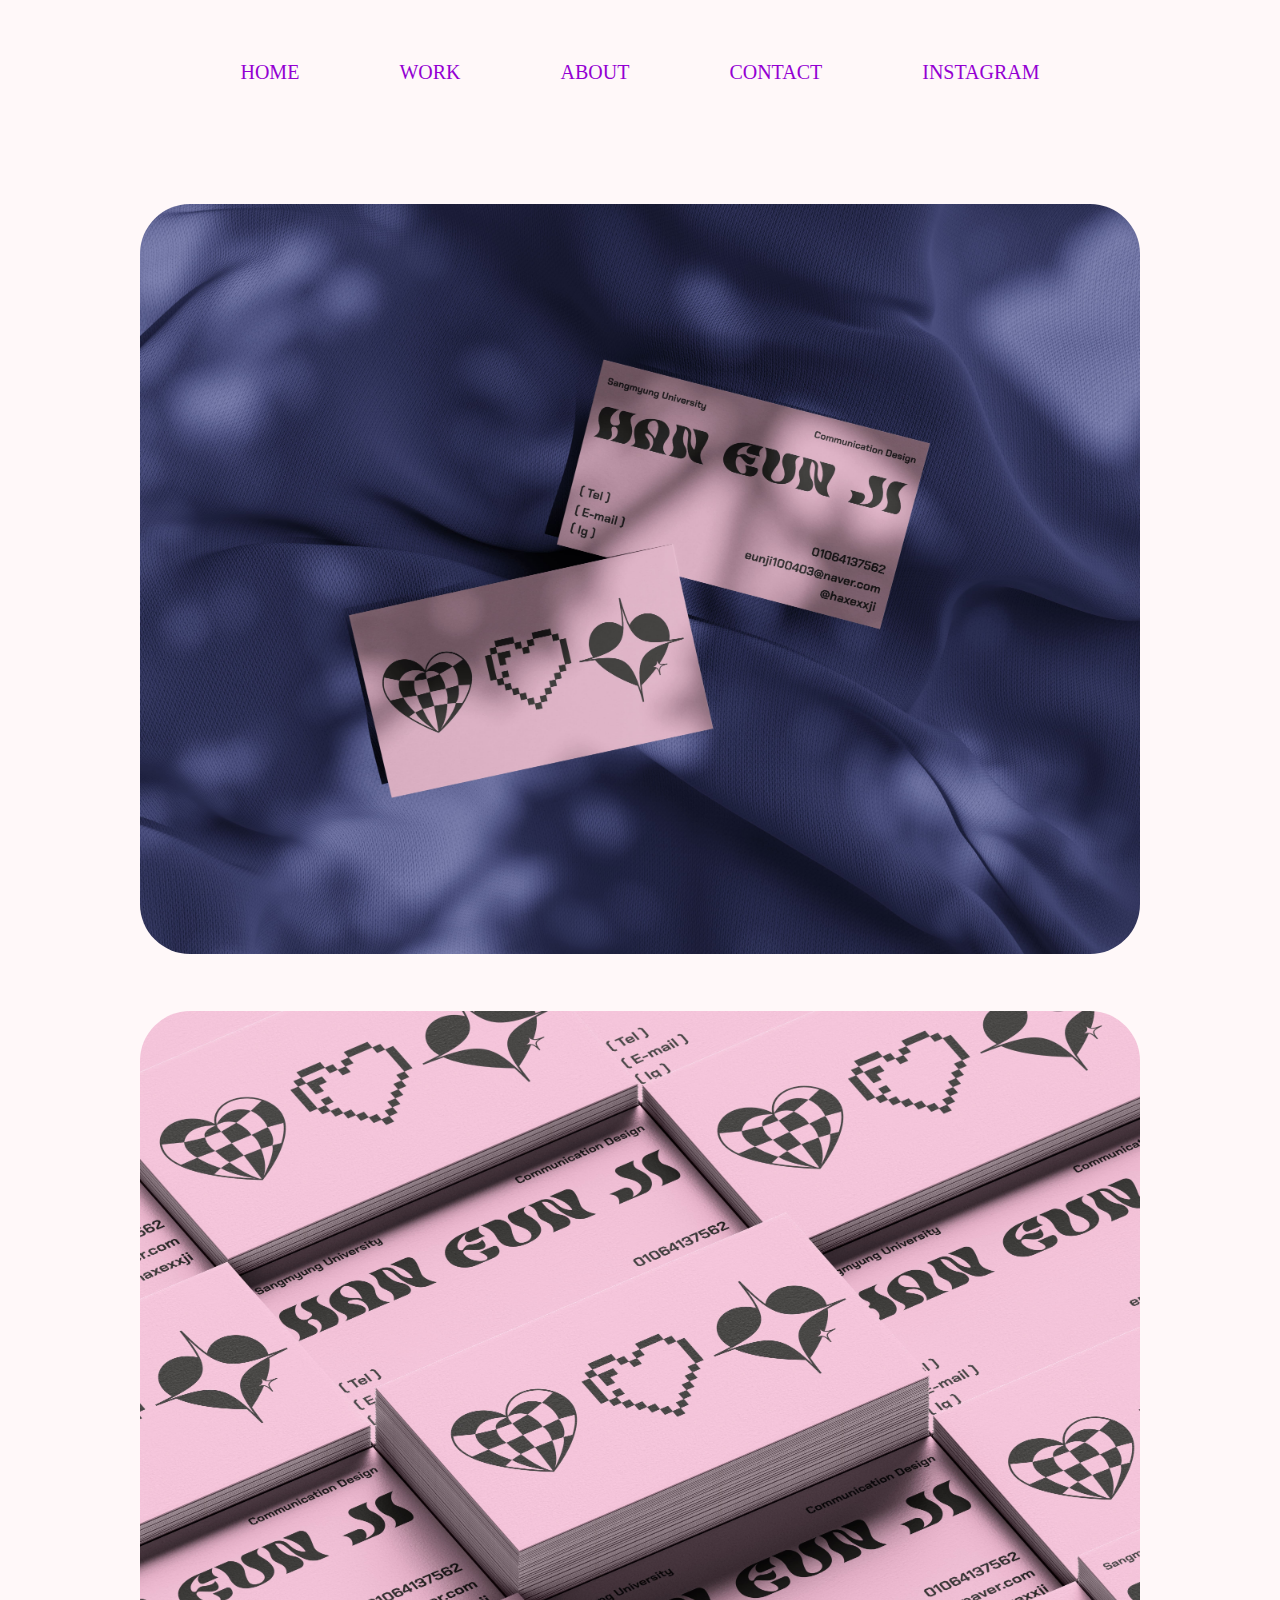
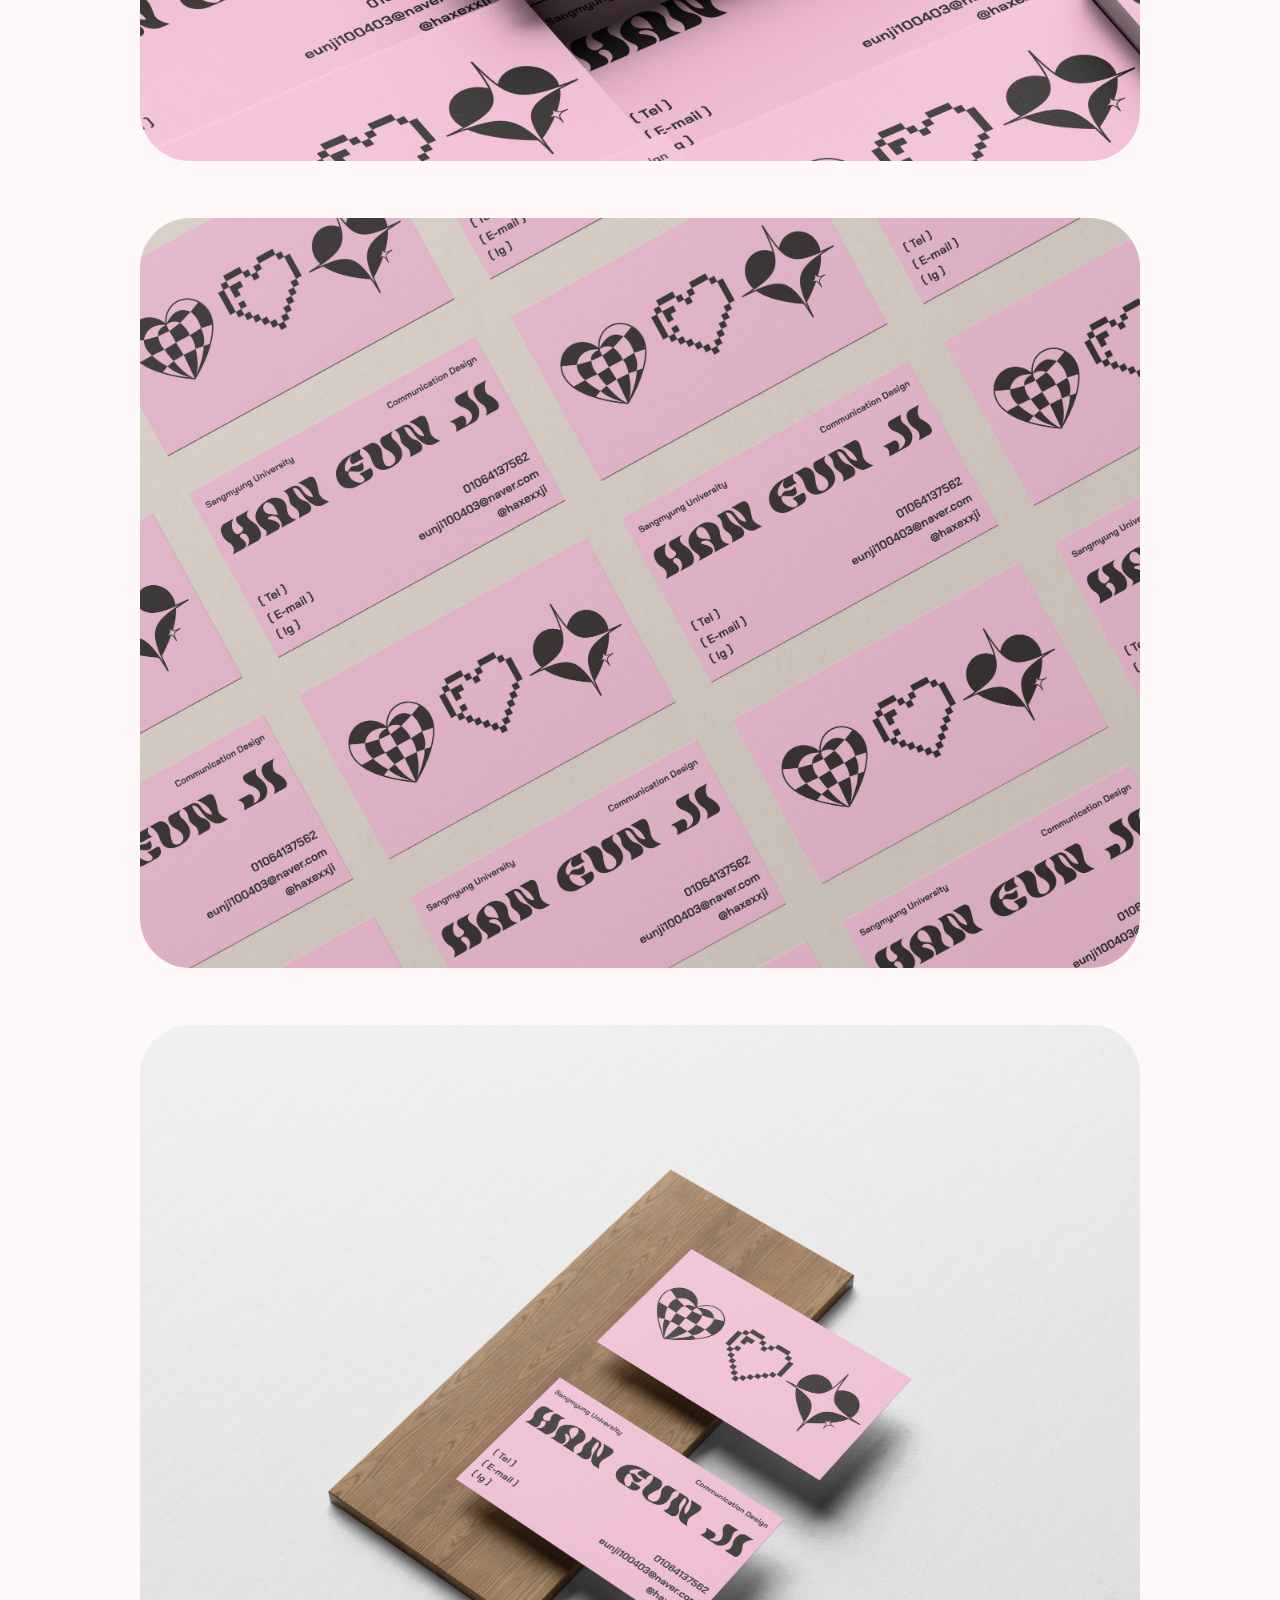
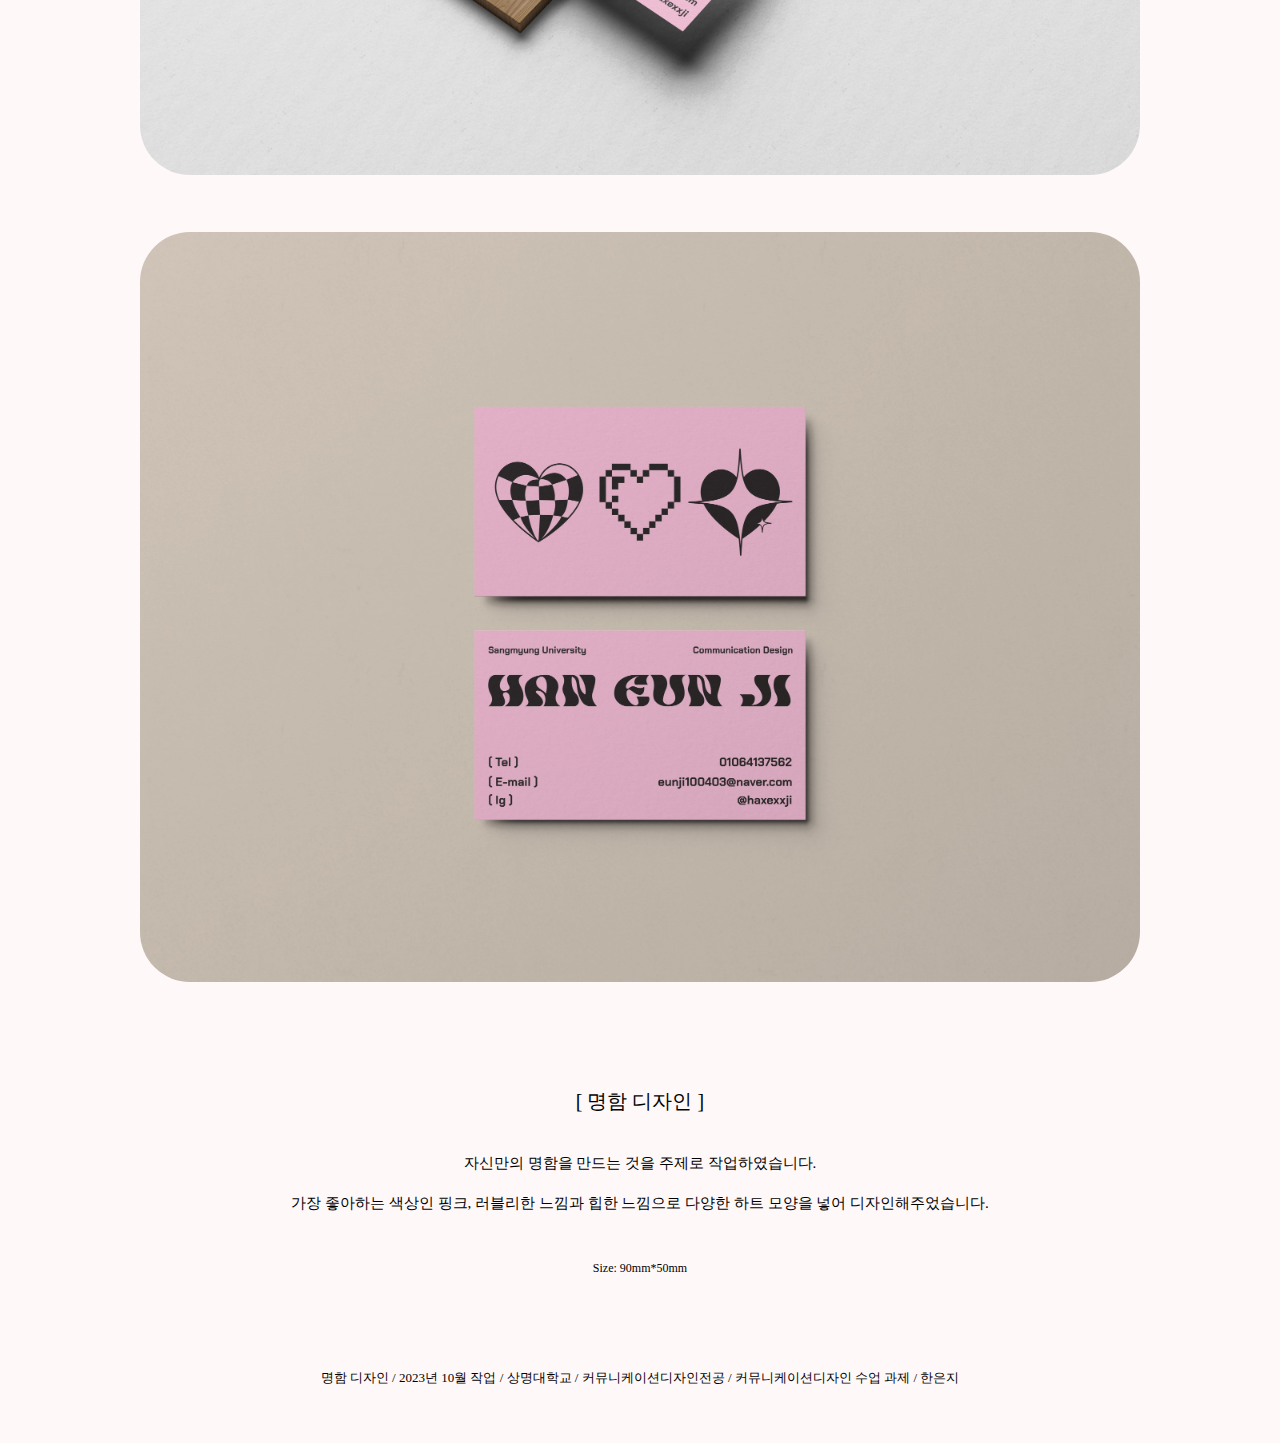
<file: name_card/name_card.html>
<!DOCTYPE html>
<html lang="ko">
  <head>
    <meta charset="UTF-8" />
    <meta name="viewport" content="width=device-width, initial-scale=1.0" />
    <title>Name_Card_Design page</title>
    <link rel="stylesheet" href="./style/style.css" />
  </head>
  <body>
    <div class="container">
      <div class="section">
        <div class="section_header">
          <div class="navigation_bar">
            <ol class="navigation_bar">
              <li>
                <a
                  href="http://127.0.0.1:5500/main/index.html"
                  class="hover-link"
                  >HOME</a
                >
              </li>
              <li>
                <a
                  href="http://127.0.0.1:5500/work/work.html"
                  class="hover-link"
                  >WORK</a
                >
              </li>
              <li>
                <a
                  href="http://127.0.0.1:5500/about/about.html"
                  class="hover-link"
                  >ABOUT</a
                >
              </li>
              <li>
                <a
                  href="http://127.0.0.1:5500/contact/contact.html"
                  class="hover-link"
                  >CONTACT</a
                >
              </li>
              <li>
                <a href="https://www.instagram.com/haxexxji/" class="hover-link"
                  >INSTAGRAM</a
                >
              </li>
            </ol>
          </div>
        </div>
        <div class="section_main">
          <div class="section_main_work_img">
            <img
              src="/assets/name_card1.jpg"
              alt="name_card1"
              class="scroll-image-1"
            />
            <br />
            <img
              src="/assets/name_card2.jpg"
              alt="name_card2"
              class="scroll-image-2"
            />
            <br />
            <img
              src="/assets/name_card3.jpg"
              alt="name_card3"
              class="scroll-image-3"
            />
            <br />
            <img
              src="/assets/name_card4.jpg"
              alt="name_card4"
              class="scroll-image-4"
            />
            <br />
            <img
              src="/assets/name_card5.jpg"
              alt="name_card5"
              class="scroll-image-5"
            />
          </div>
        </div>
        <div class="section_footer">
          <div class="footer_text">
            <div class="footer_text-1">[ 명함 디자인 ]</div>
            <div class="footer_text-2">
              자신만의 명함을 만드는 것을 주제로 작업하였습니다.<br />가장
              좋아하는 색상인 핑크, 러블리한 느낌과 힙한 느낌으로 다양한 하트
              모양을 넣어 디자인해주었습니다.
            </div>
            <div class="footer_text-3">Size: 90mm*50mm</div>
            <div class="footer_text-4">
              명함 디자인 / 2023년 10월 작업 / 상명대학교 /
              커뮤니케이션디자인전공 / 커뮤니케이션디자인 수업 과제 / 한은지
            </div>
          </div>
        </div>
      </div>
    </div>
  </body>
</html>
</file>
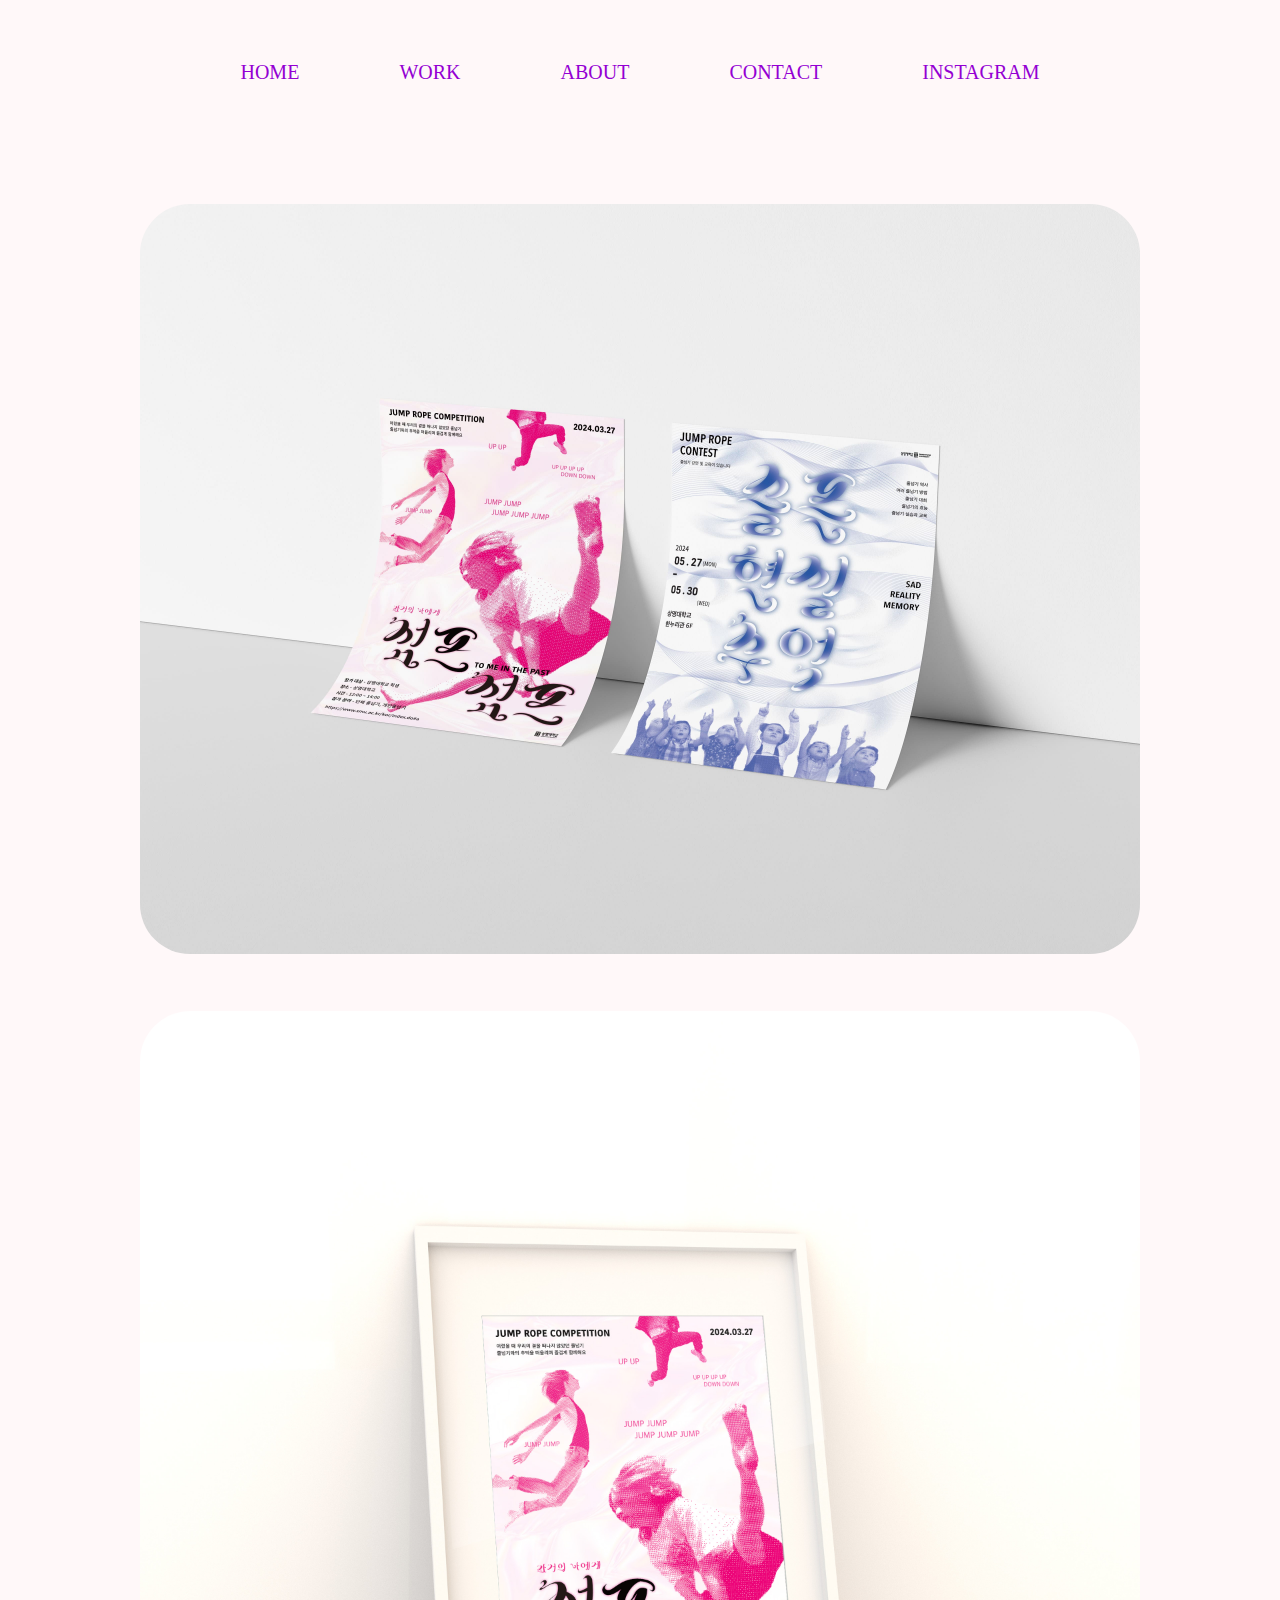
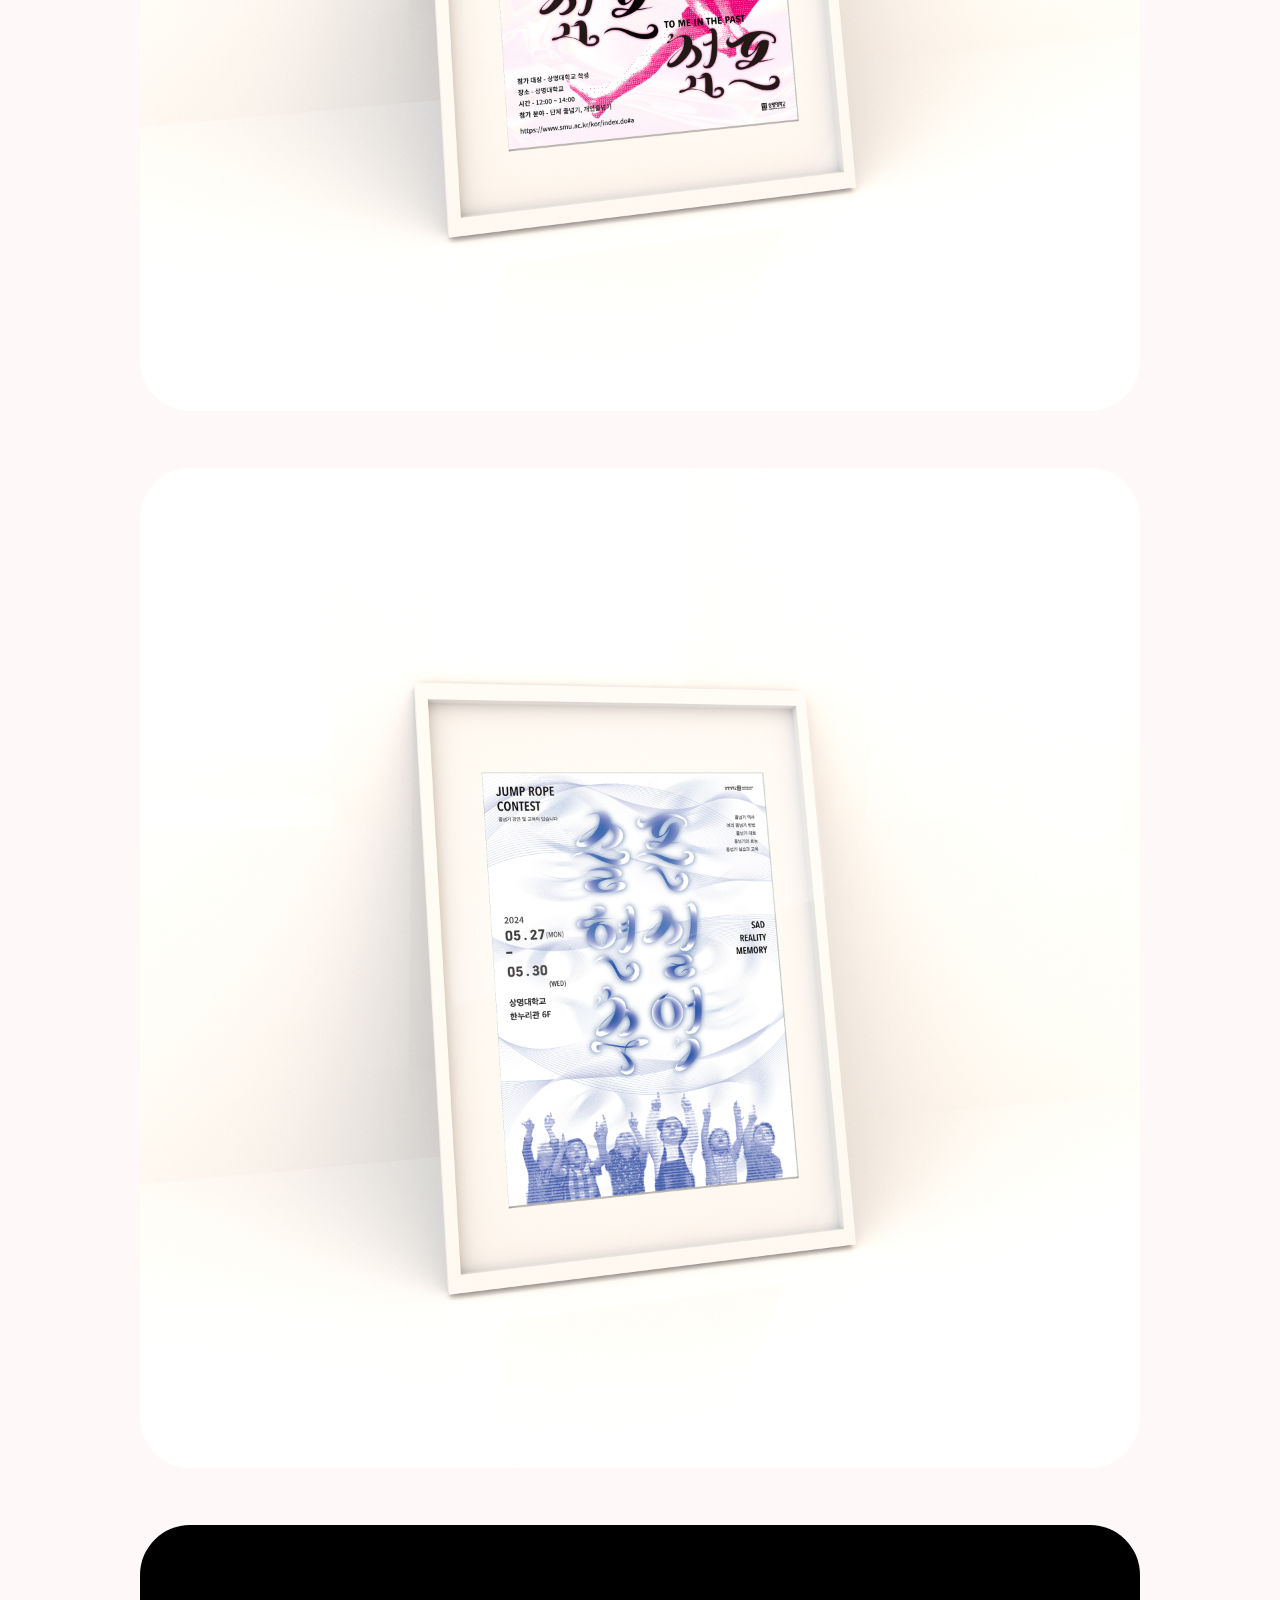
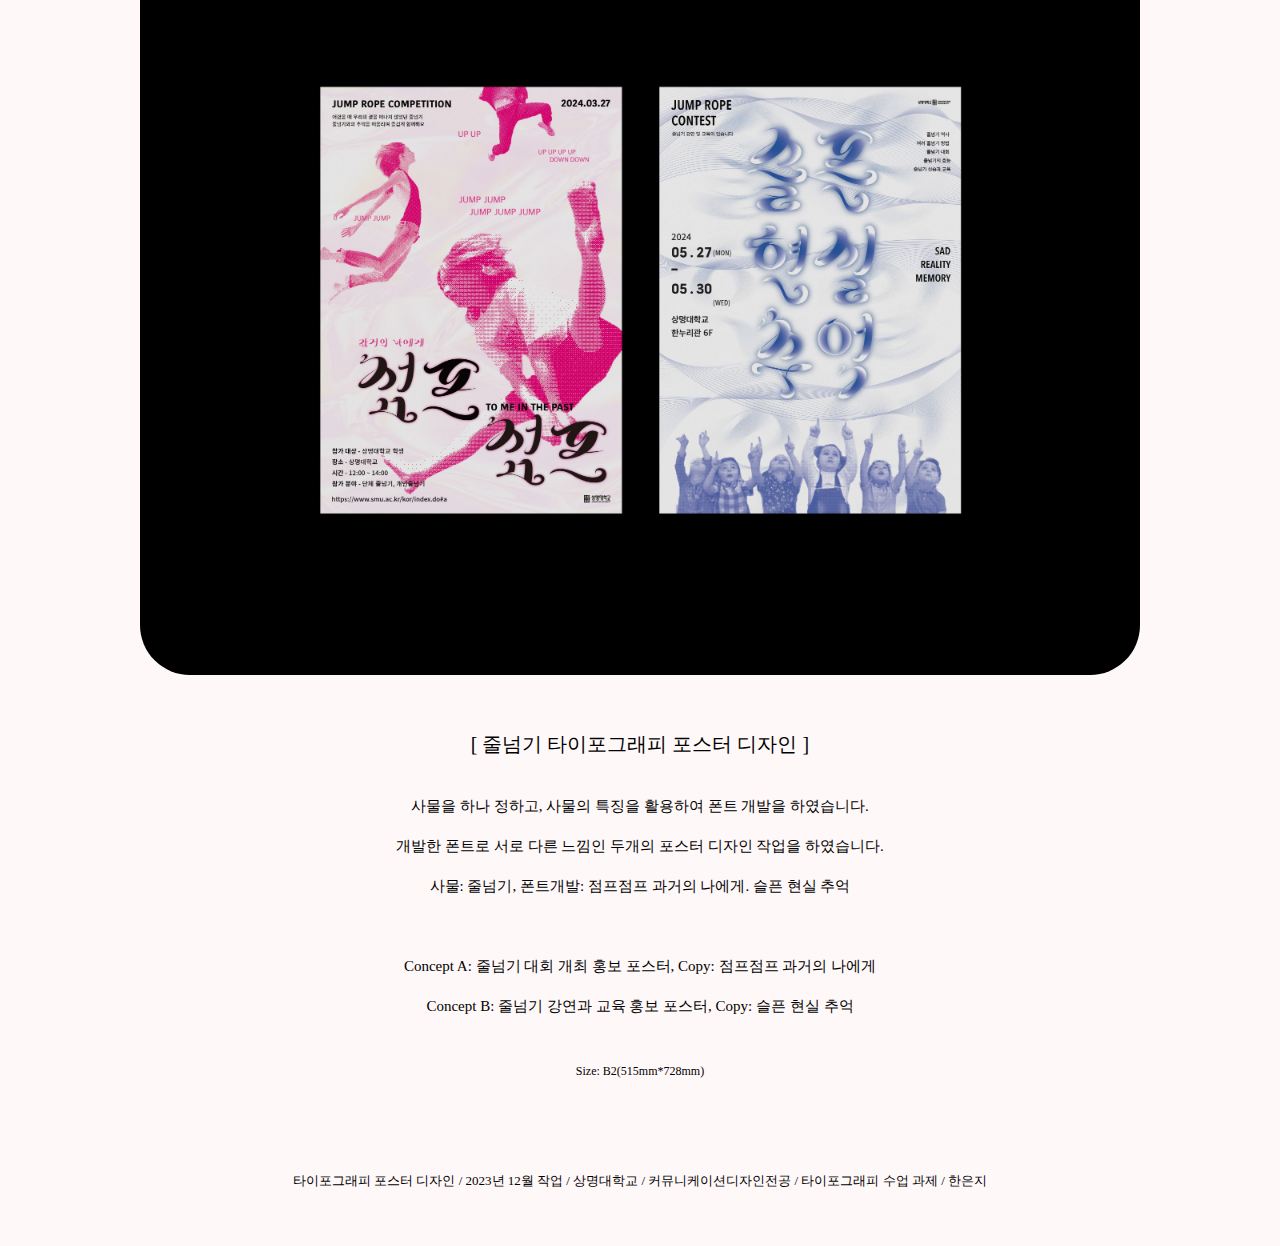
<file: poster/poster.html>
<!DOCTYPE html>
<html lang="ko">
  <head>
    <meta charset="UTF-8" />
    <meta name="viewport" content="width=device-width, initial-scale=1.0" />
    <title>Poster_Design page</title>
    <link rel="stylesheet" href="./style/style.css" />
  </head>
  <body>
    <div class="container">
      <div class="section">
        <div class="section_header">
          <div class="navigation_bar">
            <ol class="navigation_bar">
              <li>
                <a
                  href="http://127.0.0.1:5500/main/index.html"
                  class="hover-link"
                  >HOME</a
                >
              </li>
              <li>
                <a
                  href="http://127.0.0.1:5500/work/work.html"
                  class="hover-link"
                  >WORK</a
                >
              </li>
              <li>
                <a
                  href="http://127.0.0.1:5500/about/about.html"
                  class="hover-link"
                  >ABOUT</a
                >
              </li>
              <li>
                <a
                  href="http://127.0.0.1:5500/contact/contact.html"
                  class="hover-link"
                  >CONTACT</a
                >
              </li>
              <li>
                <a href="https://www.instagram.com/haxexxji/" class="hover-link"
                  >INSTAGRAM</a
                >
              </li>
            </ol>
          </div>
        </div>
        <div class="section_main">
          <div class="section_main_work_img">
            <img
              src="/assets/poster1.jpg"
              alt="poster1"
              class="scroll-image-1"
            />
            <br />
            <img
              src="/assets/poster6.jpg"
              alt="poster6"
              class="scroll-image-2"
            />
            <br />
            <img
              src="/assets/poster7.jpg"
              alt="poster7"
              class="scroll-image-3"
            />
            <br />
            <img
              src="/assets/poster2.jpg"
              alt="poster2"
              class="scroll-image-4"
            />
          </div>
        </div>
        <div class="section_footer">
          <div class="footer_text">
            <div class="footer_text-1">
              [ 줄넘기 타이포그래피 포스터 디자인 ]
            </div>
            <div class="footer_text-2">
              사물을 하나 정하고, 사물의 특징을 활용하여 폰트 개발을
              하였습니다.<br />
              개발한 폰트로 서로 다른 느낌인 두개의 포스터 디자인 작업을
              하였습니다.<br />
              사물: 줄넘기, 폰트개발: 점프점프 과거의 나에게. 슬픈 현실 추억
              <br /><br />
              Concept A: 줄넘기 대회 개최 홍보 포스터, Copy: 점프점프 과거의
              나에게<br />
              Concept B: 줄넘기 강연과 교육 홍보 포스터, Copy: 슬픈 현실 추억
            </div>
            <div class="footer_text-3">Size: B2(515mm*728mm)</div>
            <div class="footer_text-4">
              타이포그래피 포스터 디자인 / 2023년 12월 작업 / 상명대학교 /
              커뮤니케이션디자인전공 / 타이포그래피 수업 과제 / 한은지
            </div>
          </div>
        </div>
      </div>
    </div>
  </body>
</html>
</file>
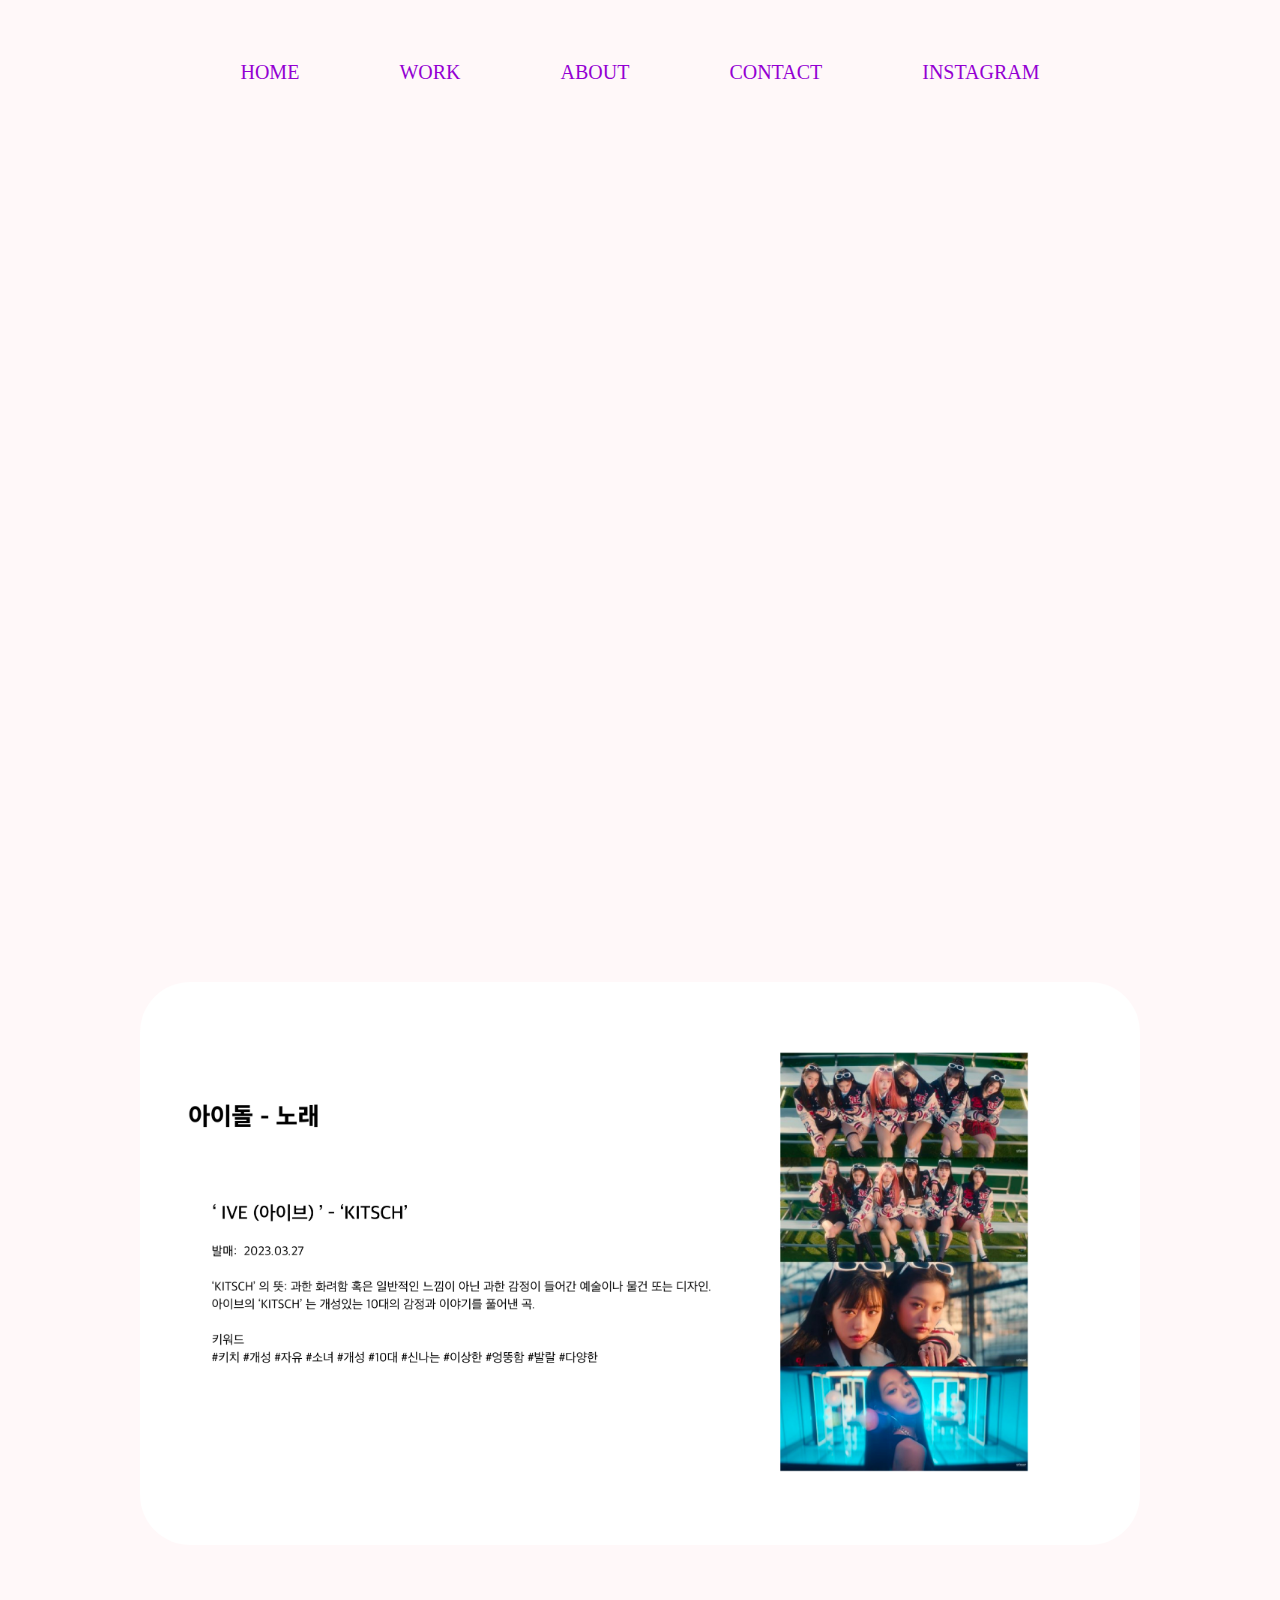
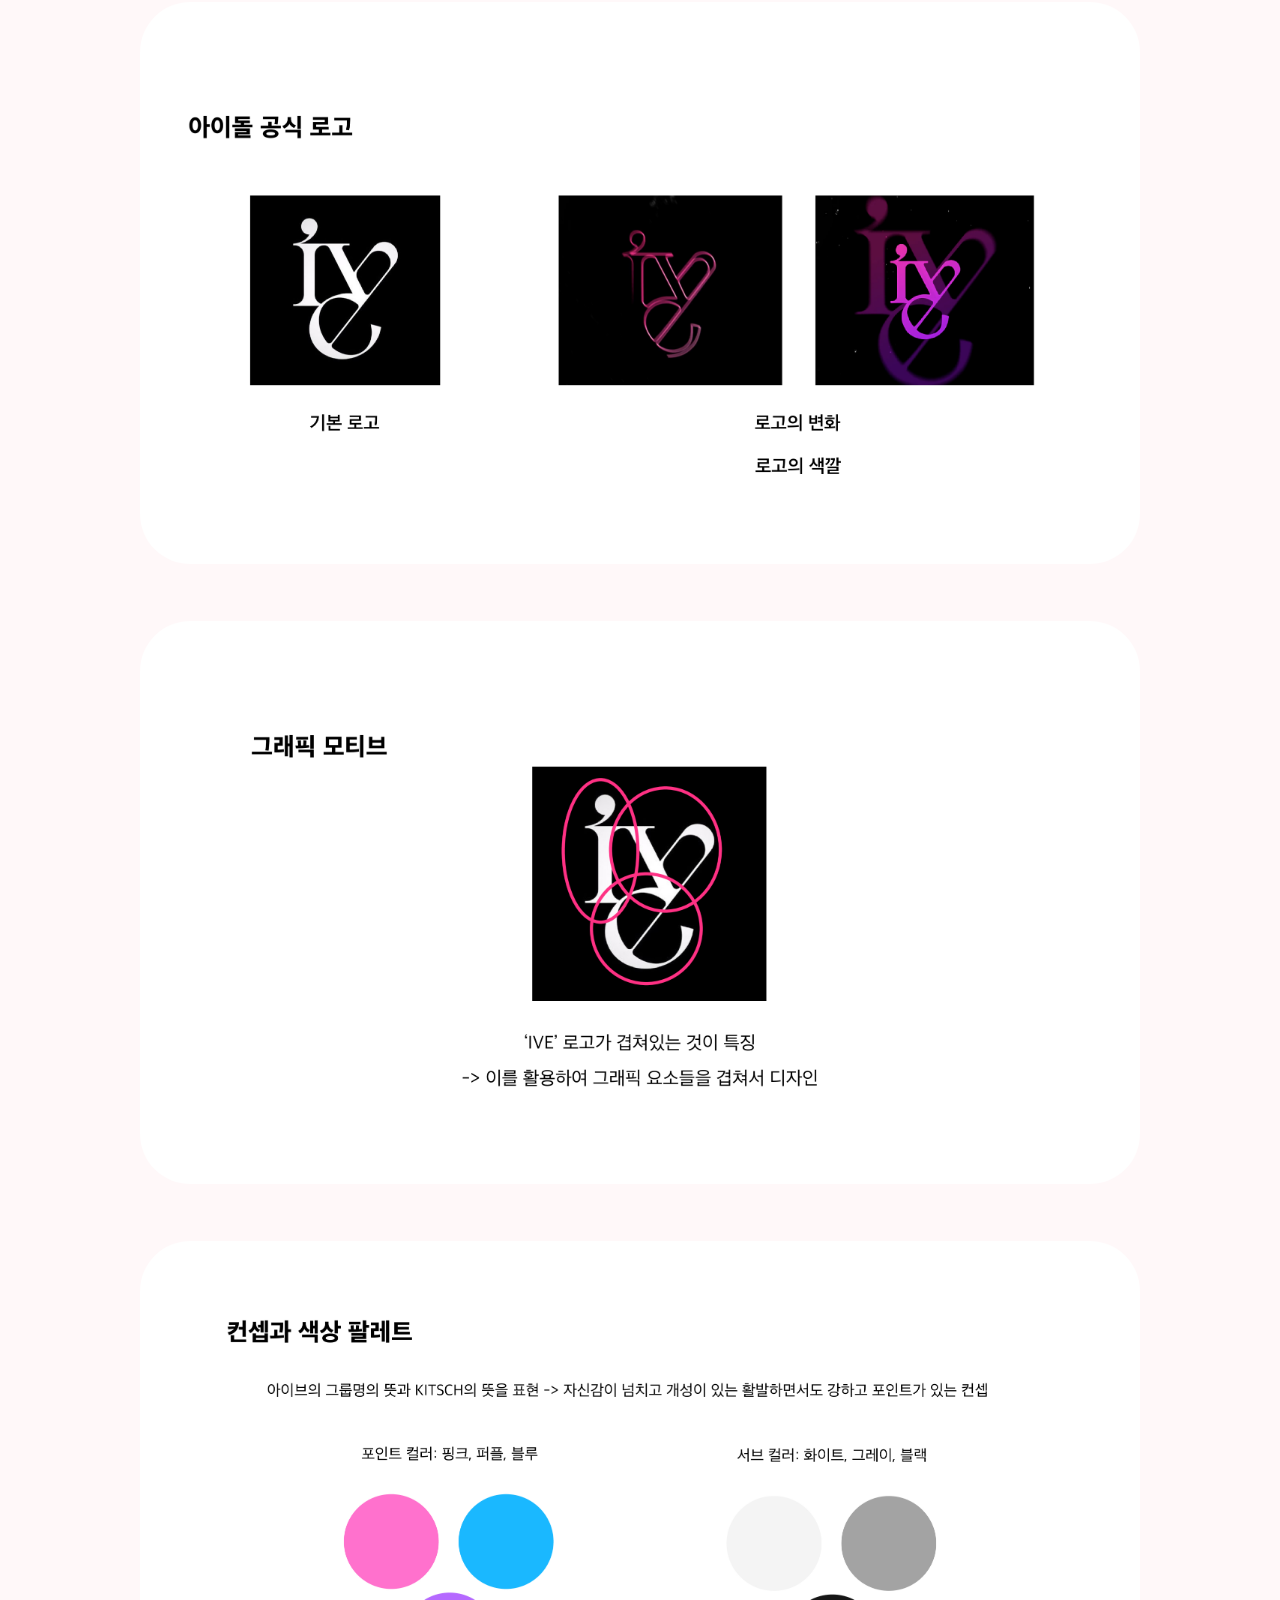
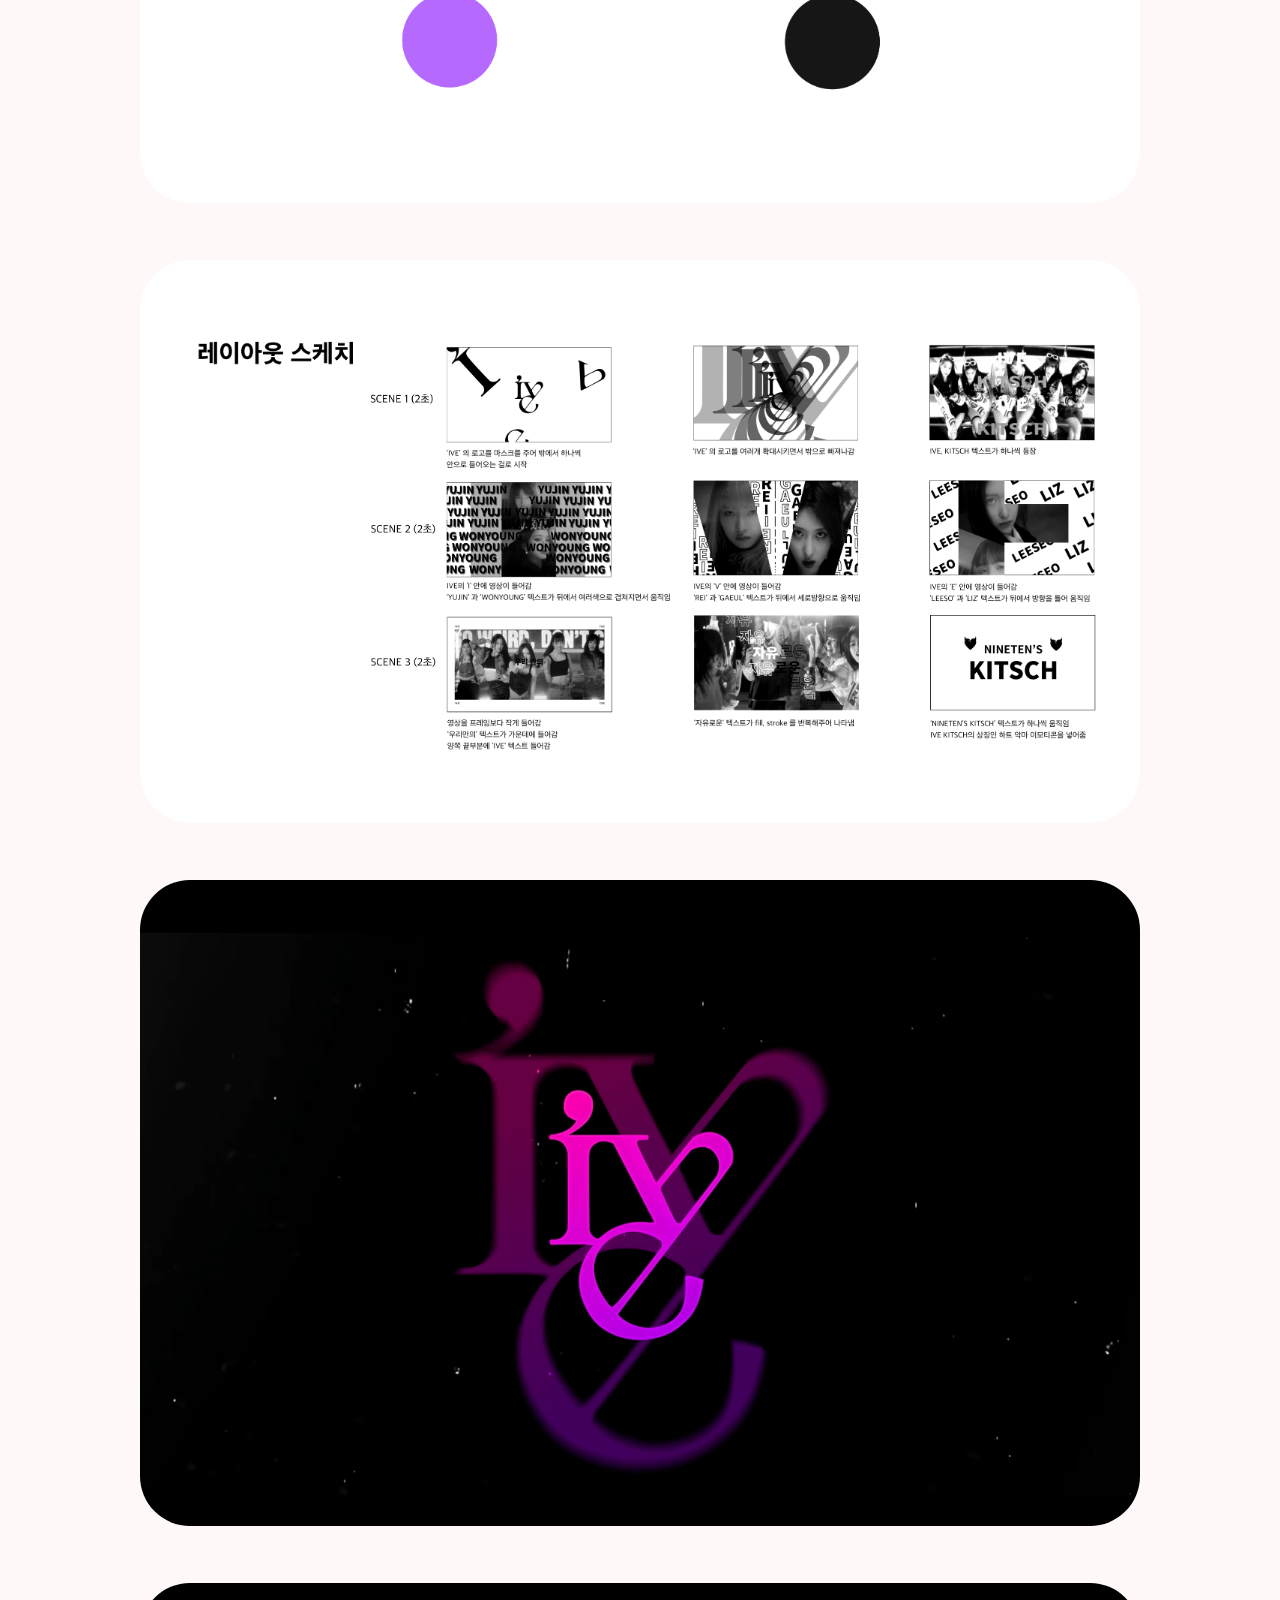
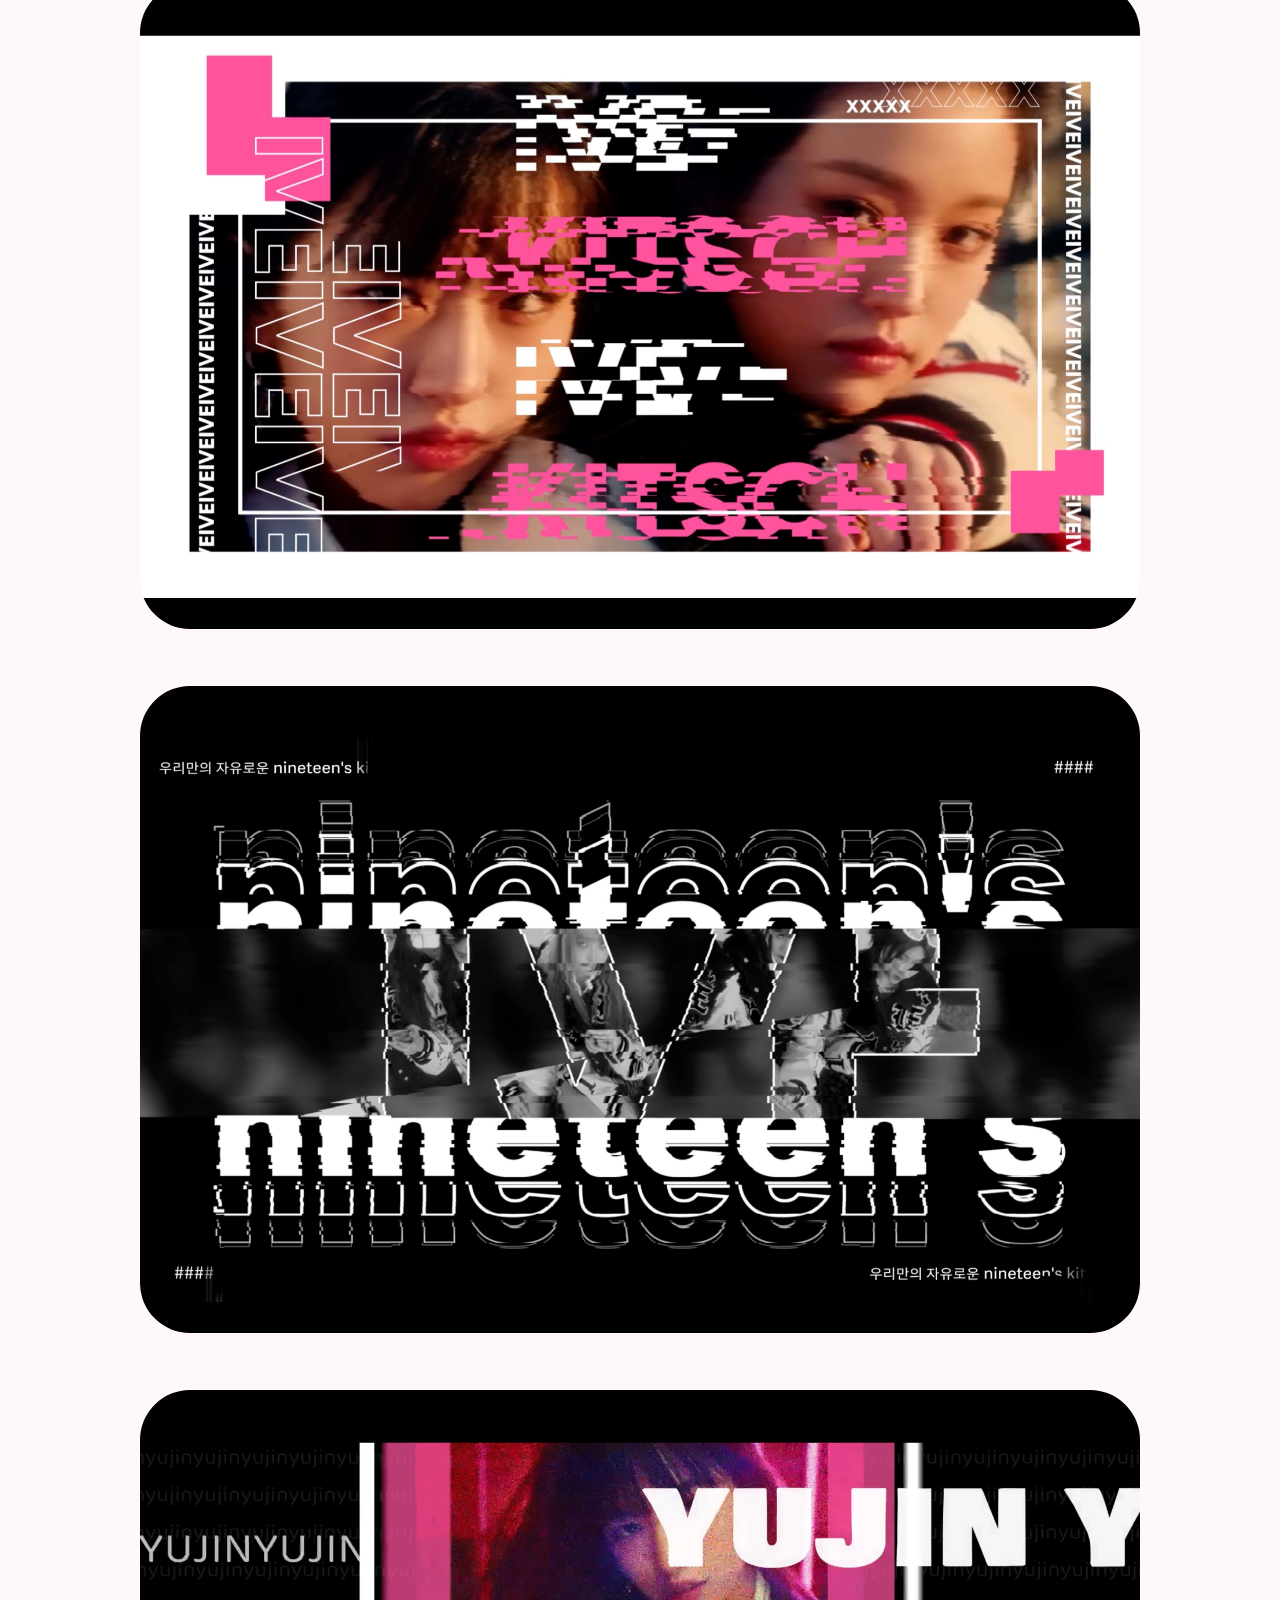
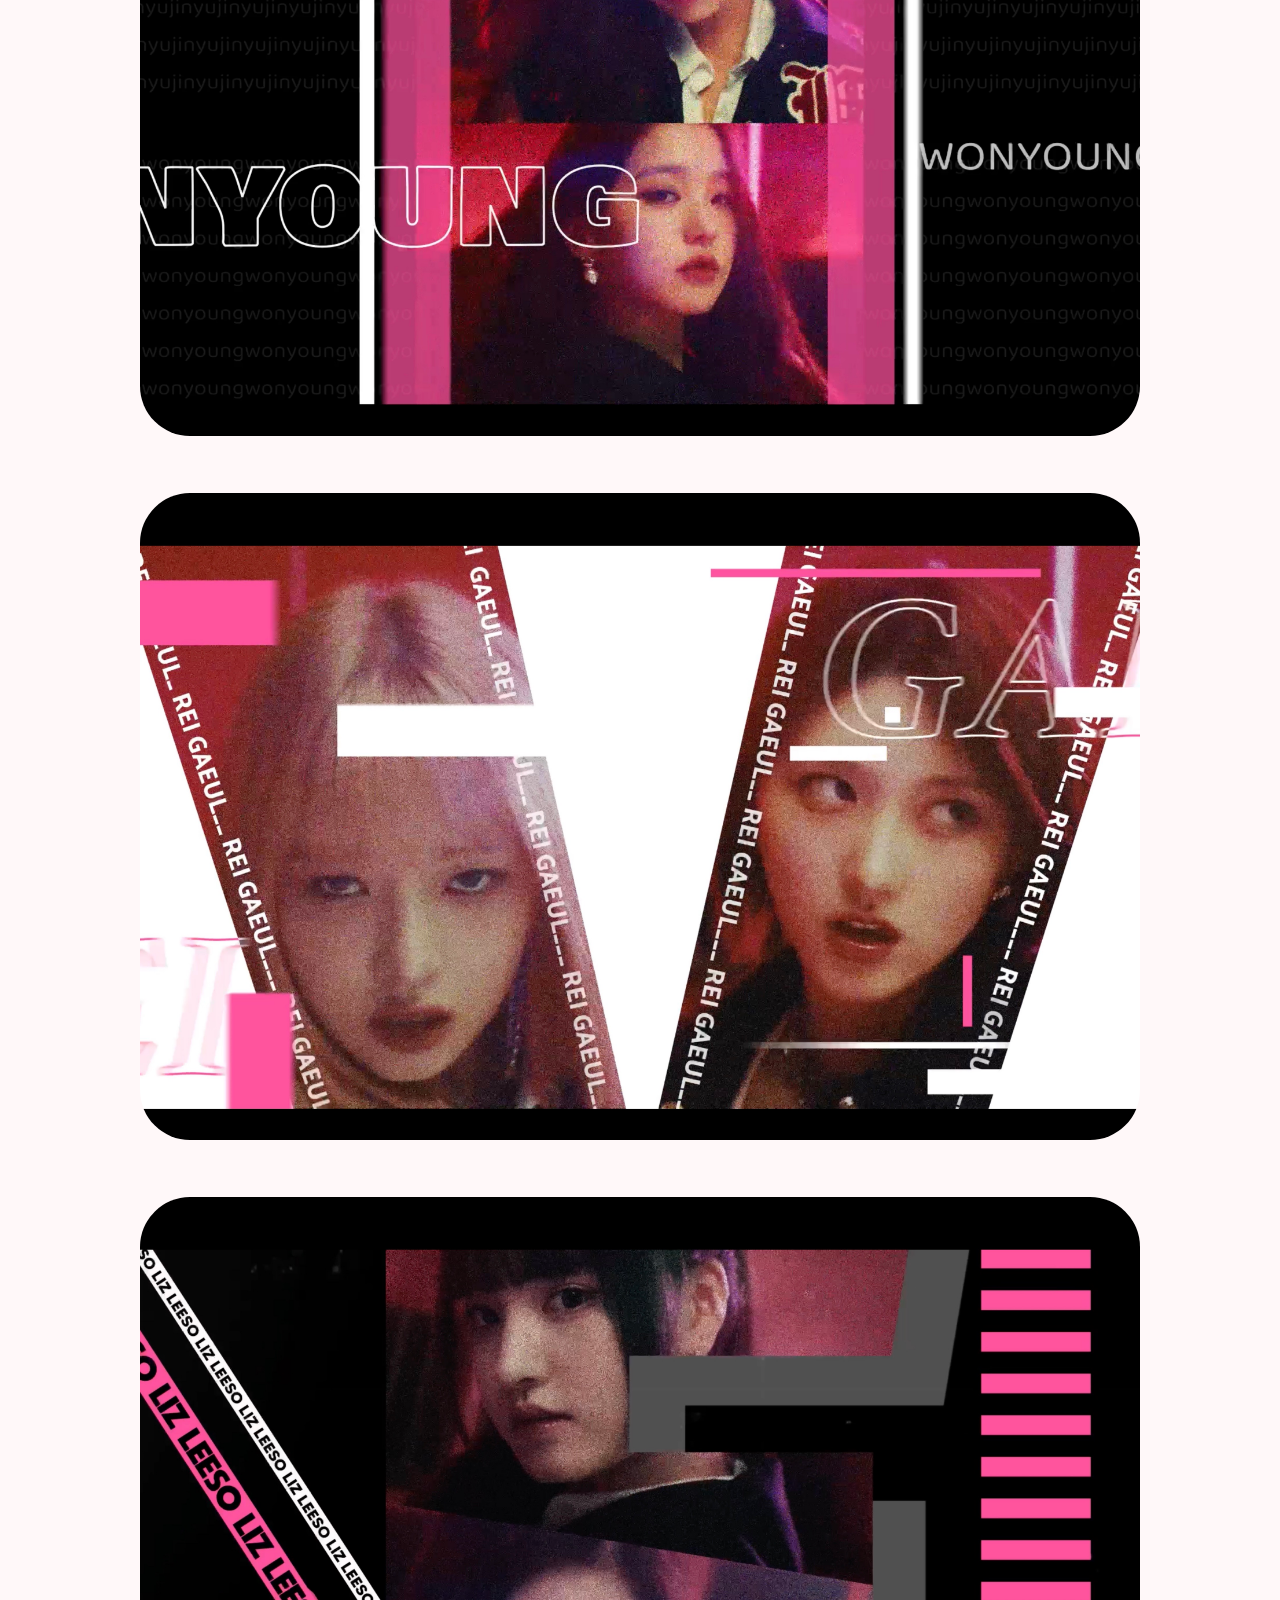
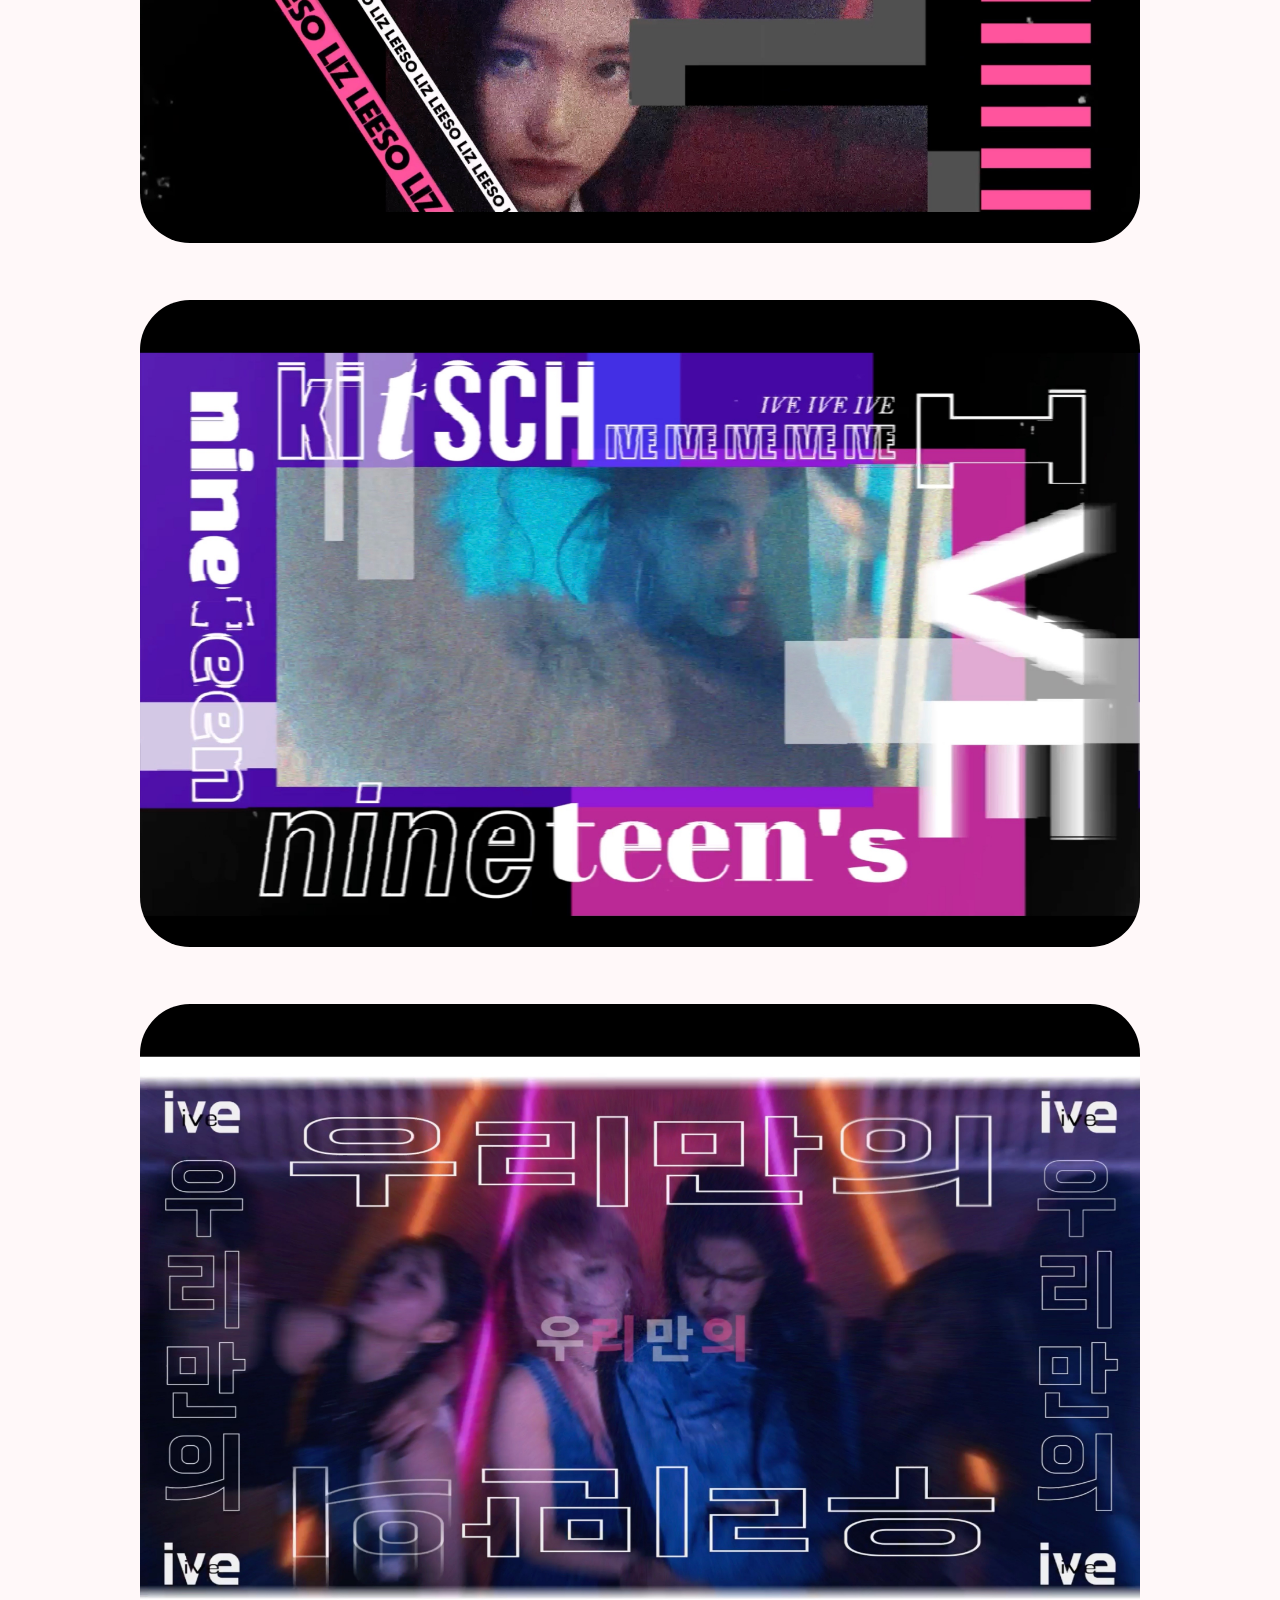
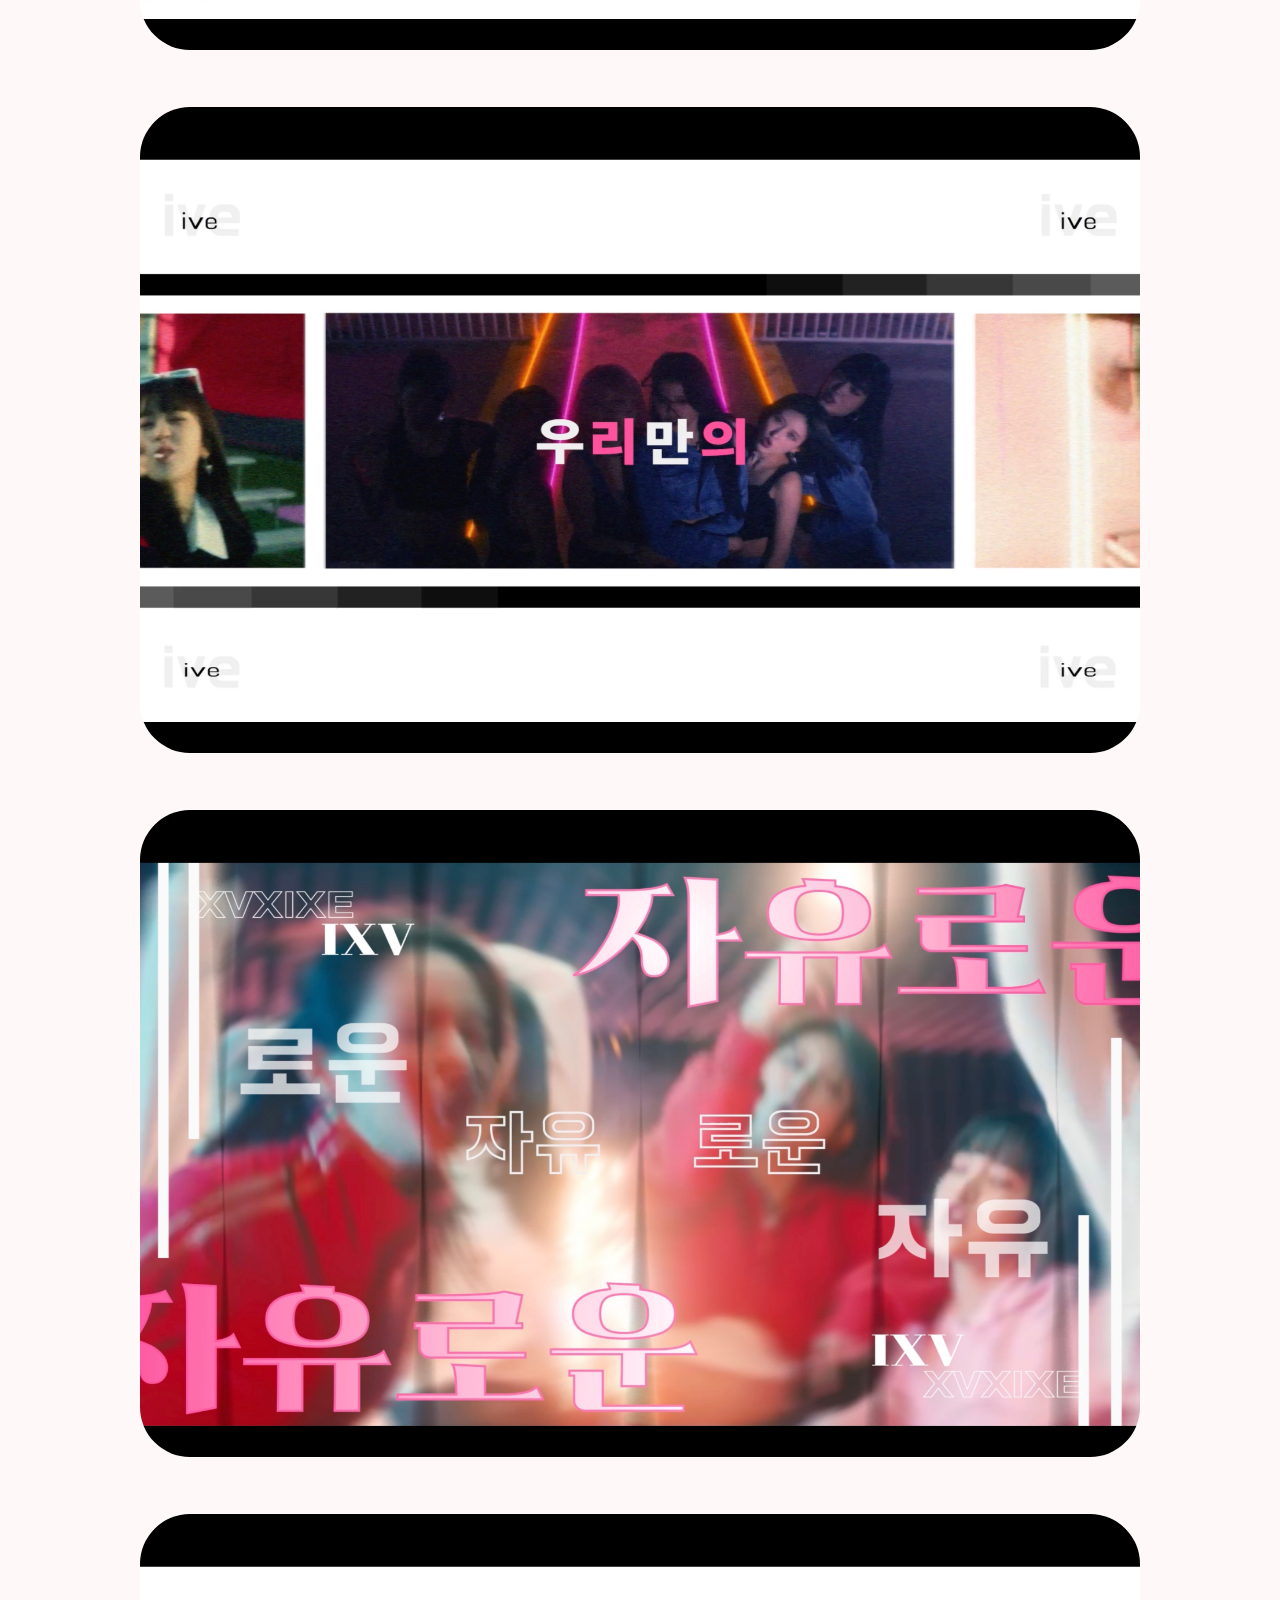
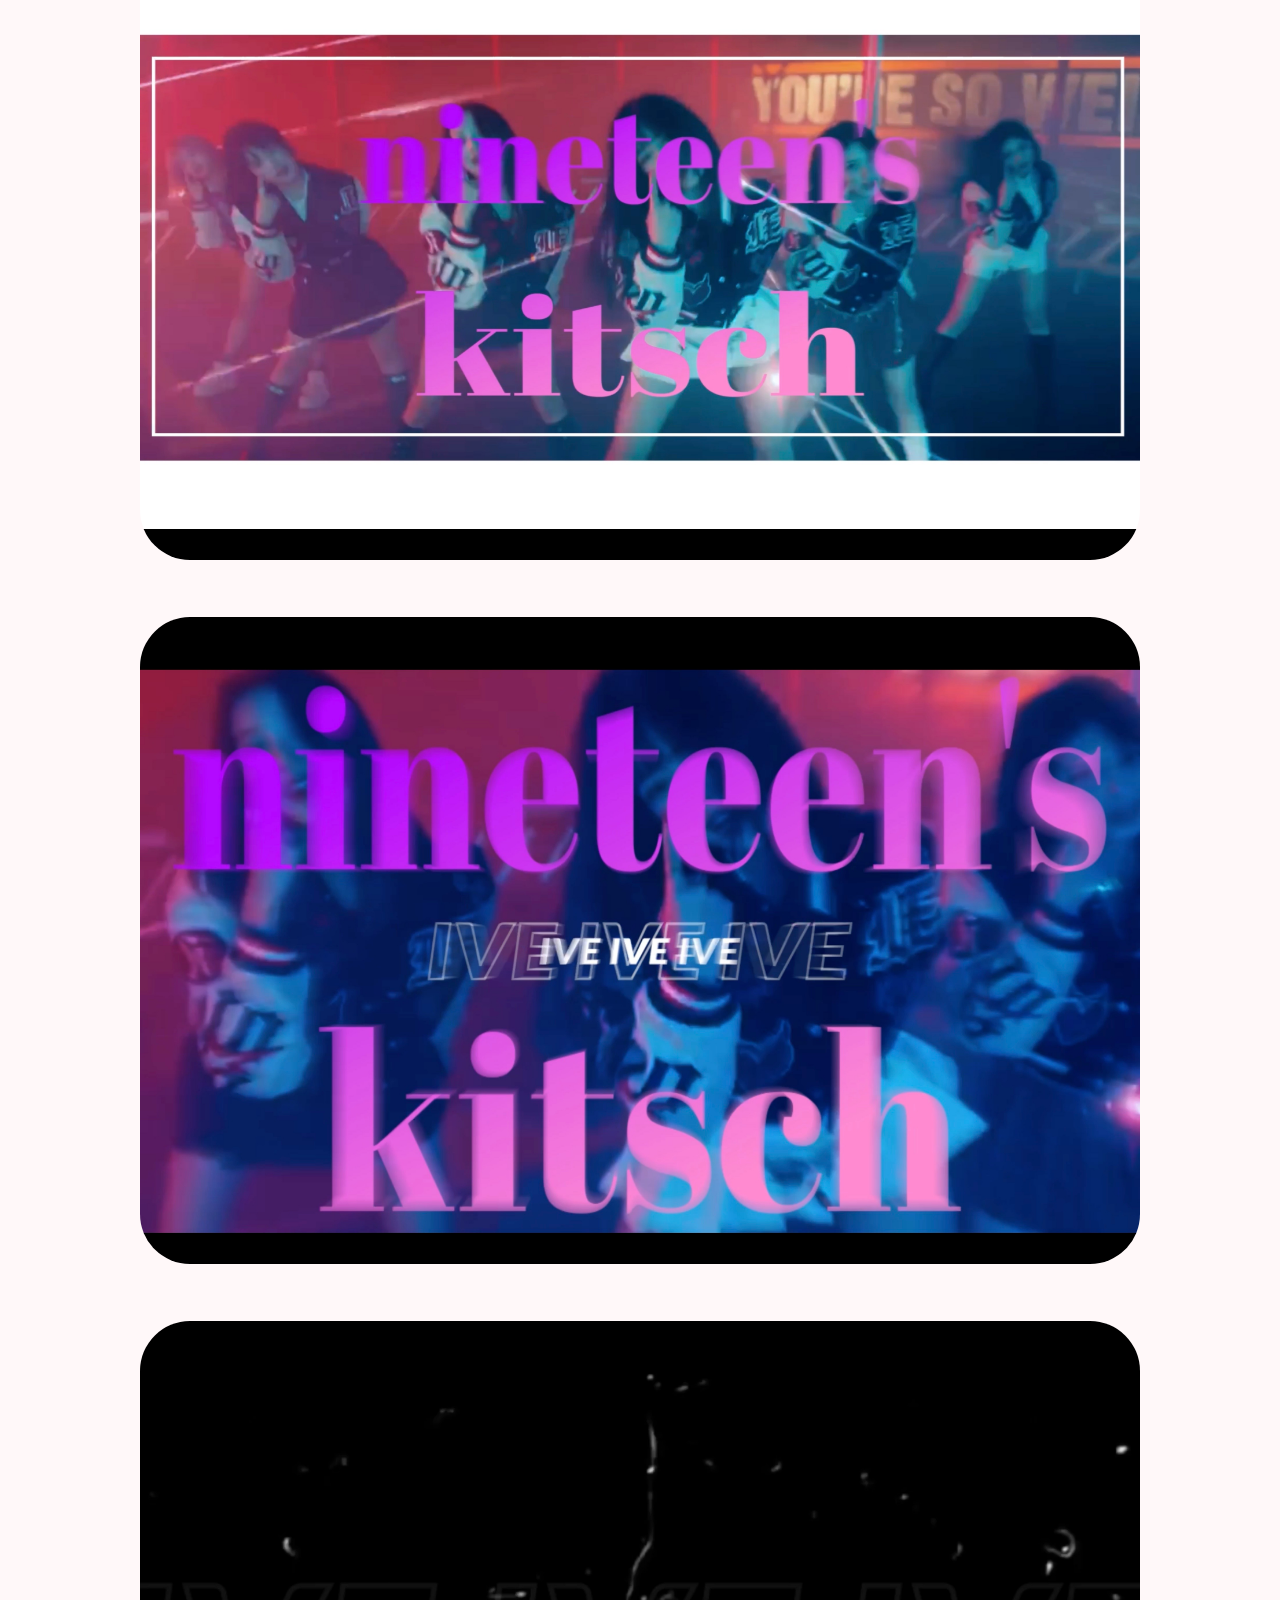
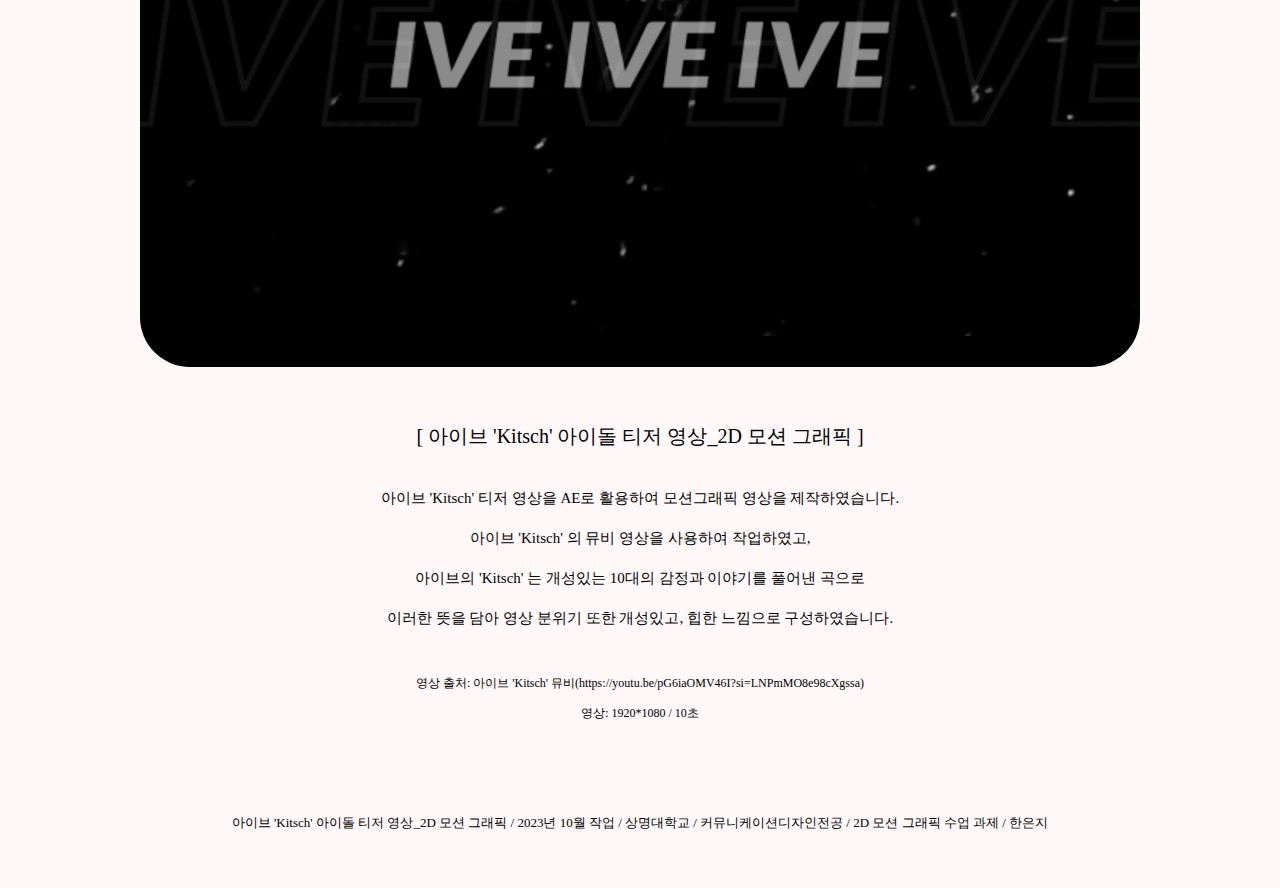
<file: video1/video1.html>
<!DOCTYPE html>
<html lang="ko">
  <head>
    <meta charset="UTF-8" />
    <meta name="viewport" content="width=device-width, initial-scale=1.0" />
    <title>book_Design page</title>
    <link rel="stylesheet" href="./style/style.css" />
  </head>
  <body>
    <div class="container">
      <div class="section">
        <div class="section_header">
          <div class="navigation_bar">
            <ol class="navigation_bar">
              <li>
                <a
                  href="http://127.0.0.1:5500/main/index.html"
                  class="hover-link"
                  >HOME</a
                >
              </li>
              <li>
                <a
                  href="http://127.0.0.1:5500/work/work.html"
                  class="hover-link"
                  >WORK</a
                >
              </li>
              <li>
                <a
                  href="http://127.0.0.1:5500/about/about.html"
                  class="hover-link"
                  >ABOUT</a
                >
              </li>
              <li>
                <a
                  href="http://127.0.0.1:5500/contact/contact.html"
                  class="hover-link"
                  >CONTACT</a
                >
              </li>
              <li>
                <a href="https://www.instagram.com/haxexxji/" class="hover-link"
                  >INSTAGRAM</a
                >
              </li>
            </ol>
          </div>
        </div>
        <div class="section_main">
          <div class="section_main_work_img">
            <p>
              <iframe
                width="960"
                height="715"
                src="https://www.youtube.com/embed/phHwTJfdTl0?si=lJsTjskCT4bxDIAB"
                title="YouTube video player"
                frameborder="0"
                allow="accelerometer; autoplay; clipboard-write; encrypted-media; gyroscope; picture-in-picture; web-share"
                referrerpolicy="strict-origin-when-cross-origin"
                allowfullscreen
              ></iframe>
            </p>
            <br />
            <img
              src="/assets/video14_ive.jpg"
              alt="video14"
              class="scroll-image-2"
            />
            <br />
            <img
              src="/assets/video15_ive.jpg"
              alt="video15"
              class="scroll-image-3"
            />
            <br />
            <img
              src="/assets/video16_ive.jpg"
              alt="video16"
              class="scroll-image-4"
            />
            <br />
            <img
              src="/assets/video17_ive.jpg"
              alt="video17"
              class="scroll-image-5"
            />
            <br />
            <img
              src="/assets/video18_ive.jpg"
              alt="video18"
              class="scroll-image-6"
            />
            <br />
            <img
              src="/assets/video1_ive.jpeg"
              alt="video1"
              class="scroll-image-7"
            />
            <br />
            <img
              src="/assets/video2_ive.jpeg"
              alt="video2"
              class="scroll-image-8"
            />
            <br />
            <img
              src="/assets/video3_ive.jpeg"
              alt="video3"
              class="scroll-image-9"
            />
            <br />
            <img
              src="/assets/video4_ive.jpeg"
              alt="video4"
              class="scroll-image-10"
            />
            <br />
            <img
              src="/assets/video5_ive.jpeg"
              alt="video5"
              class="scroll-image-11"
            />
            <br />
            <img
              src="/assets/video6_ive.jpeg"
              alt="video6"
              class="scroll-image-12"
            />
            <br />
            <img
              src="/assets/video7_ive.jpeg"
              alt="video7"
              class="scroll-image-13"
            />
            <br />
            <img
              src="/assets/video8_ive.jpeg"
              alt="video8"
              class="scroll-image-14"
            />
            <br />
            <img
              src="/assets/video9_ive.jpeg"
              alt="video9"
              class="scroll-image-15"
            />
            <br />
            <img
              src="/assets/video10_ive.jpeg"
              alt="video10"
              class="scroll-image-16"
            />
            <br />
            <img
              src="/assets/video11_ive.jpeg"
              alt="video11"
              class="scroll-image-17"
            />
            <br />
            <img
              src="/assets/video12_ive.jpeg"
              alt="video12"
              class="scroll-image-18"
            />
            <br />
            <img
              src="/assets/video13_ive.jpeg"
              alt="video13"
              class="scroll-image-19"
            />
          </div>
        </div>
        <div class="section_footer">
          <div class="footer_text">
            <div class="footer_text-1">
              [ 아이브 'Kitsch' 아이돌 티저 영상_2D 모션 그래픽 ]
            </div>
            <div class="footer_text-2">
              아이브 'Kitsch' 티저 영상을 AE로 활용하여 모션그래픽 영상을
              제작하였습니다.<br />아이브 'Kitsch' 의 뮤비 영상을 사용하여
              작업하였고,<br />
              아이브의 'Kitsch' 는 개성있는 10대의 감정과 이야기를 풀어낸
              곡으로<br />이러한 뜻을 담아 영상 분위기 또한 개성있고, 힙한
              느낌으로 구성하였습니다.
            </div>
            <div class="footer_text-3">
              영상 출처: 아이브 'Kitsch'
              뮤비(https://youtu.be/pG6iaOMV46I?si=LNPmMO8e98cXgssa)<br />영상:
              1920*1080 / 10초
            </div>
            <div class="footer_text-4">
              아이브 'Kitsch' 아이돌 티저 영상_2D 모션 그래픽 / 2023년 10월 작업
              / 상명대학교 / 커뮤니케이션디자인전공 / 2D 모션 그래픽 수업 과제 /
              한은지
            </div>
          </div>
        </div>
      </div>
    </div>
  </body>
</html>
</file>
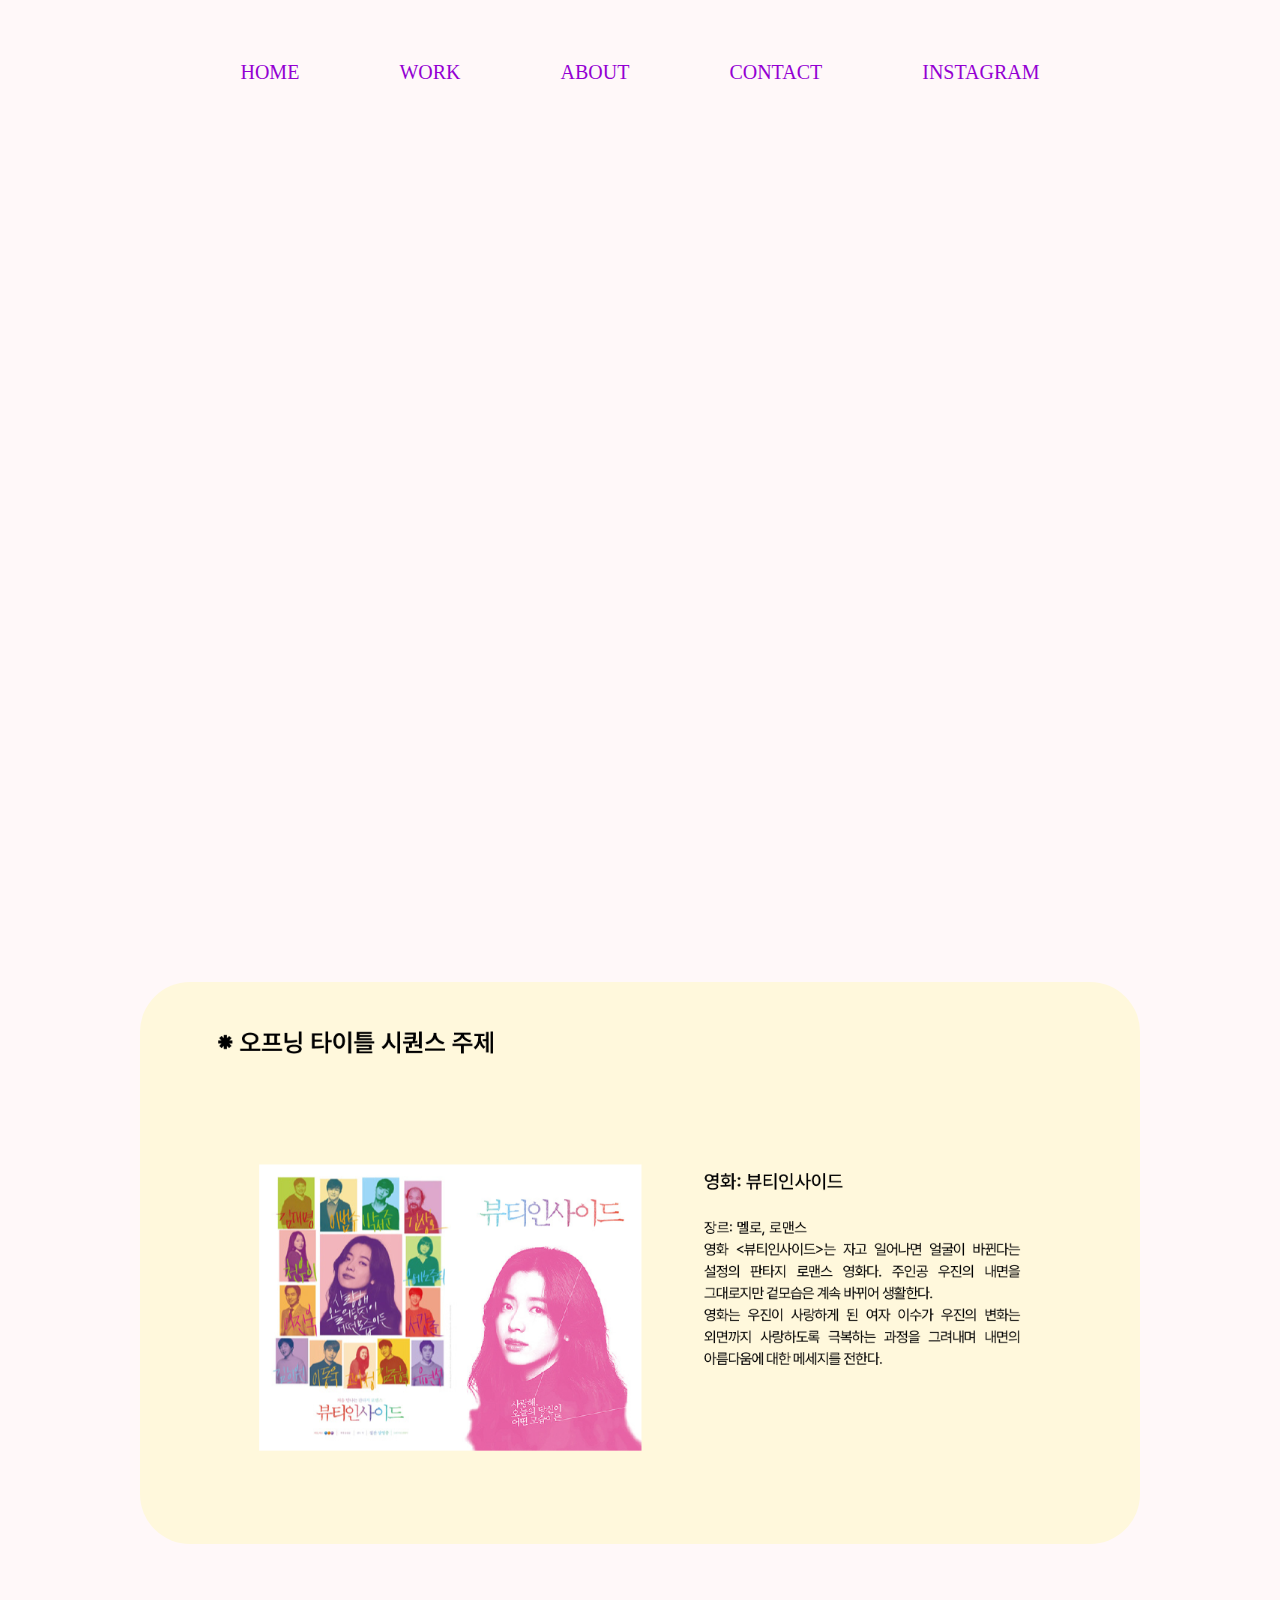
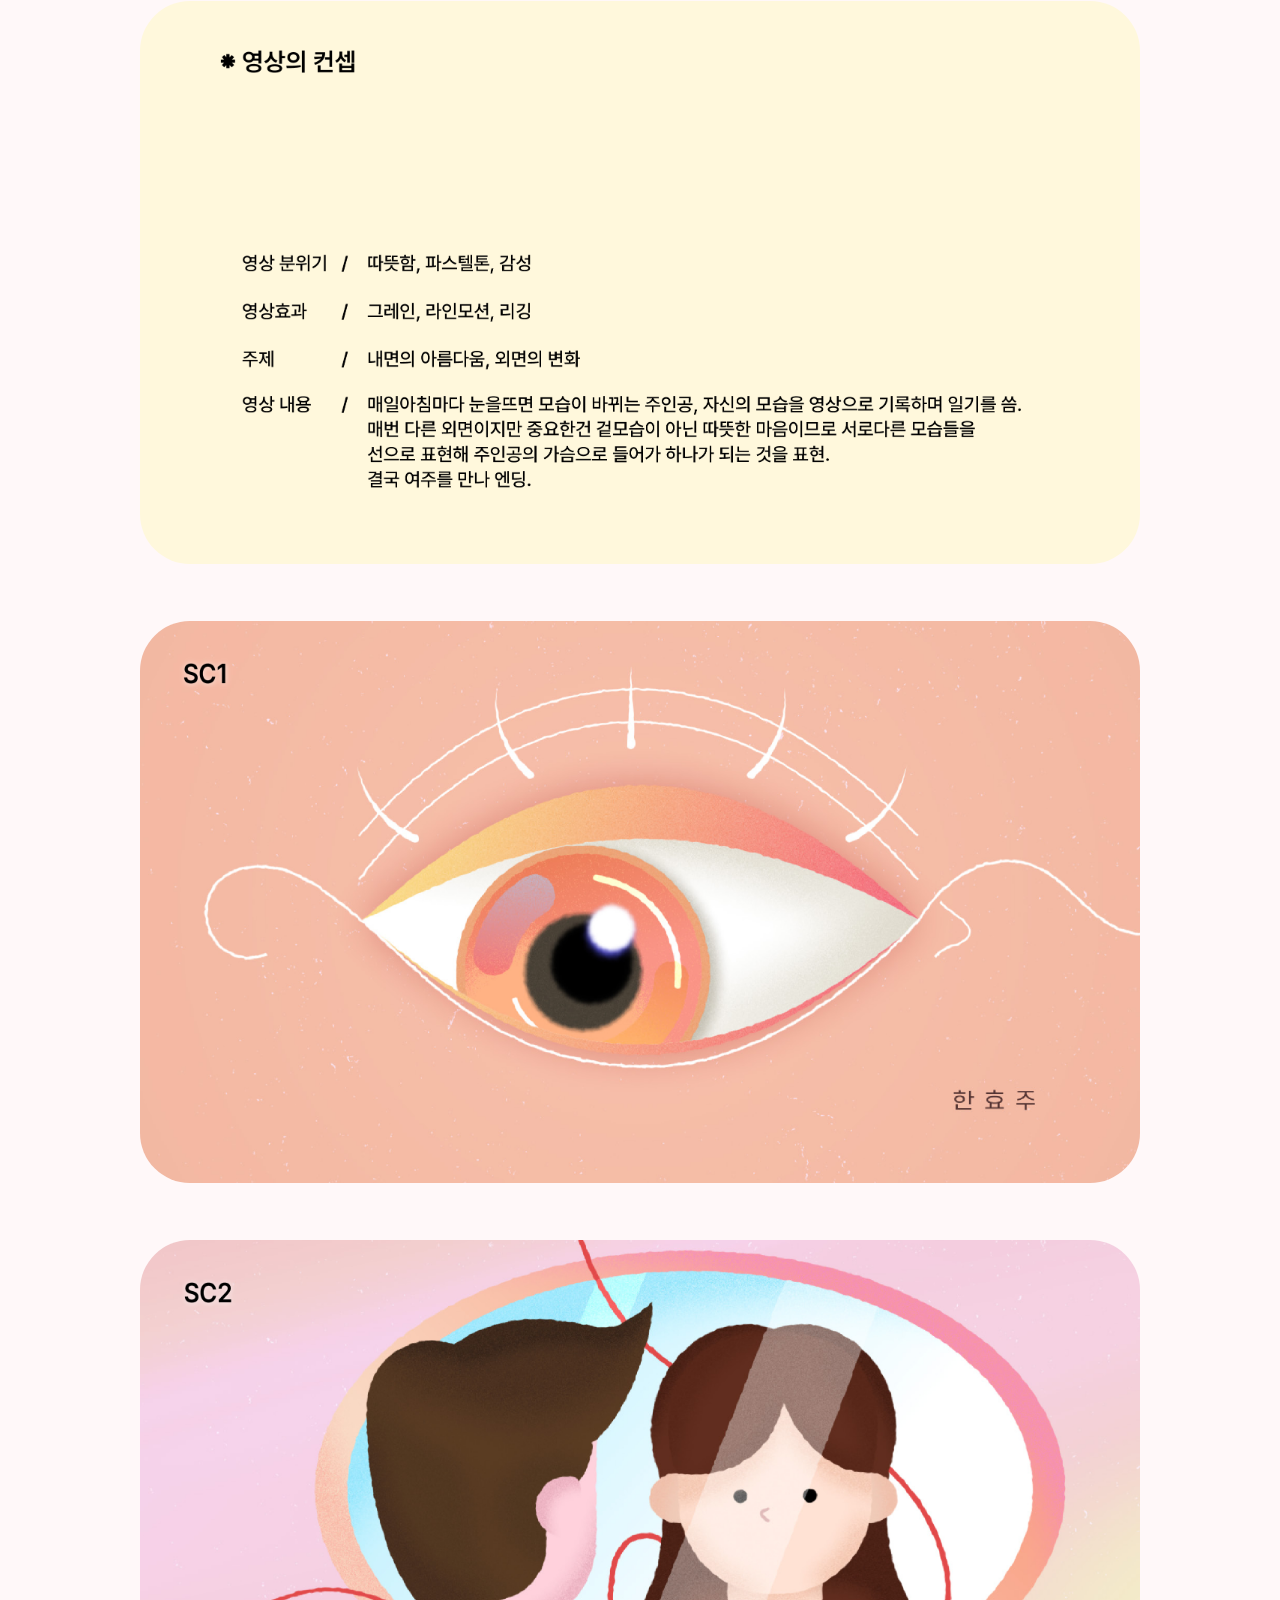
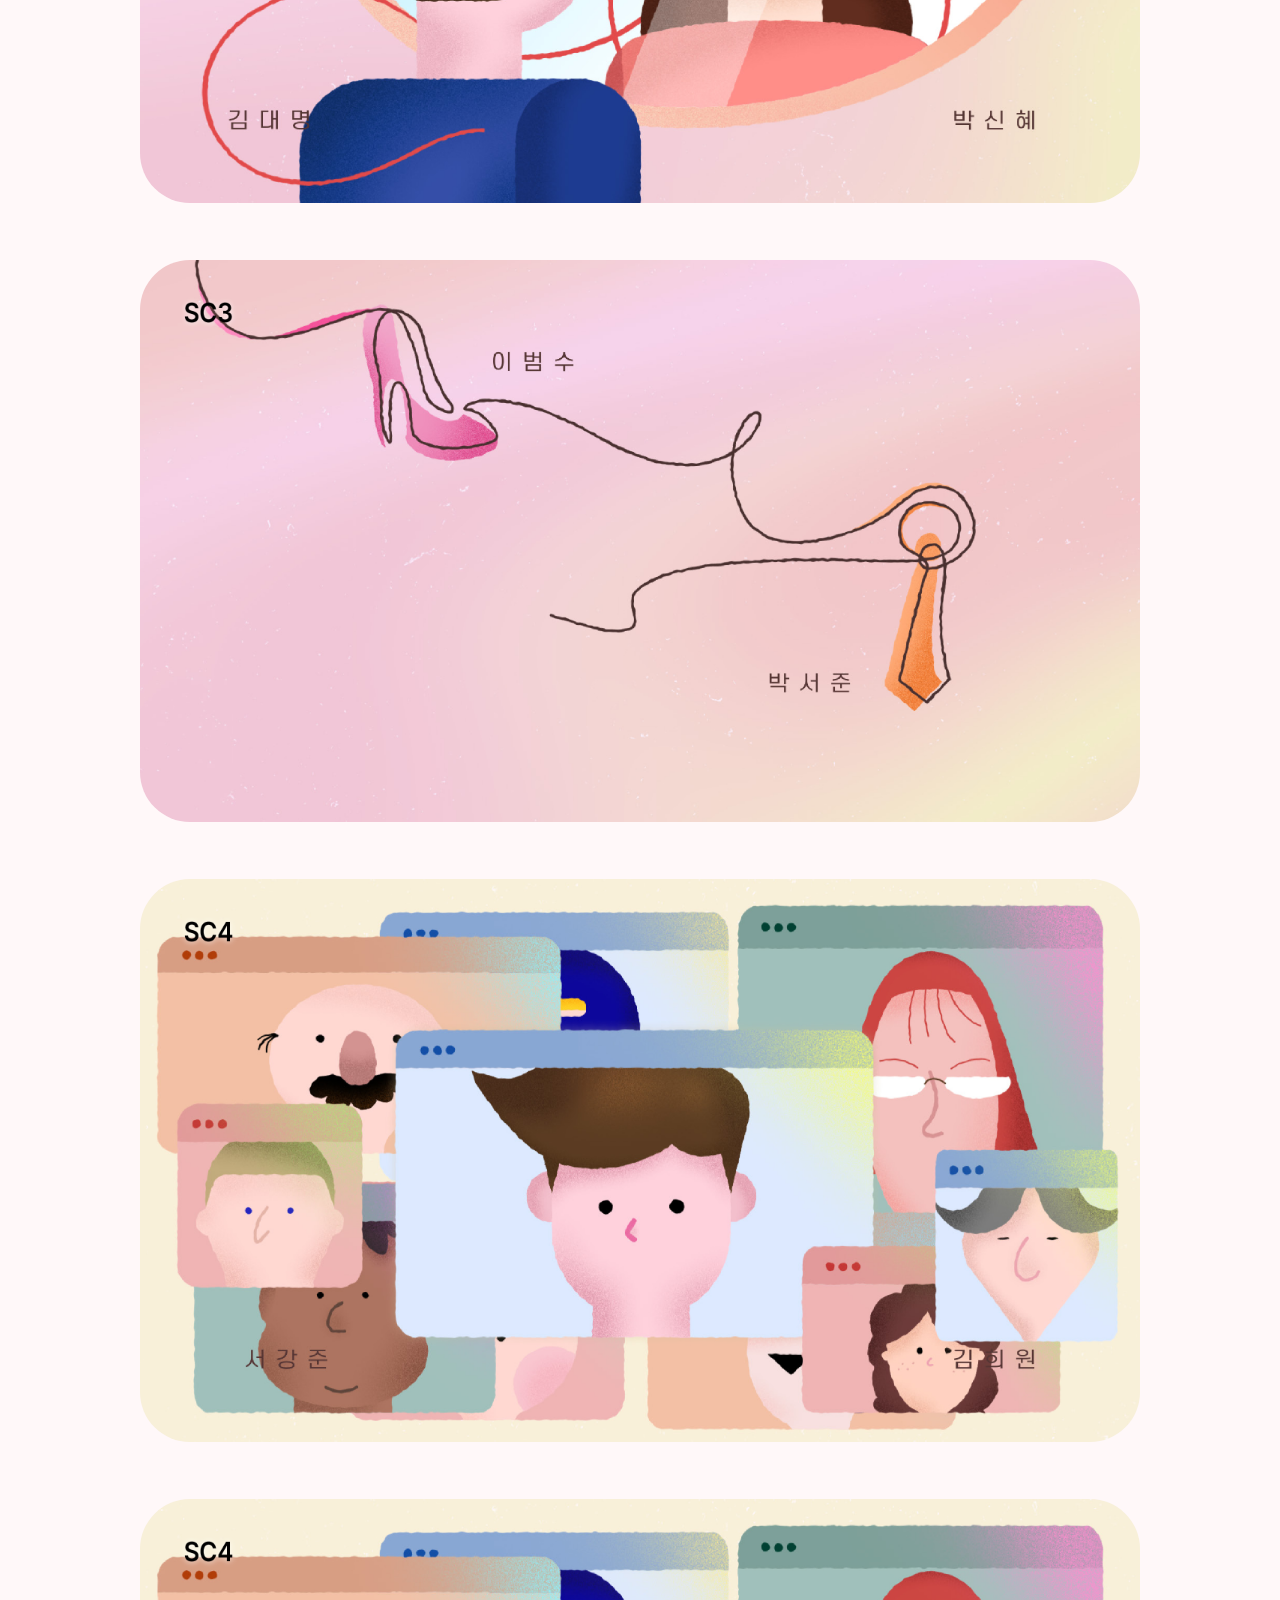
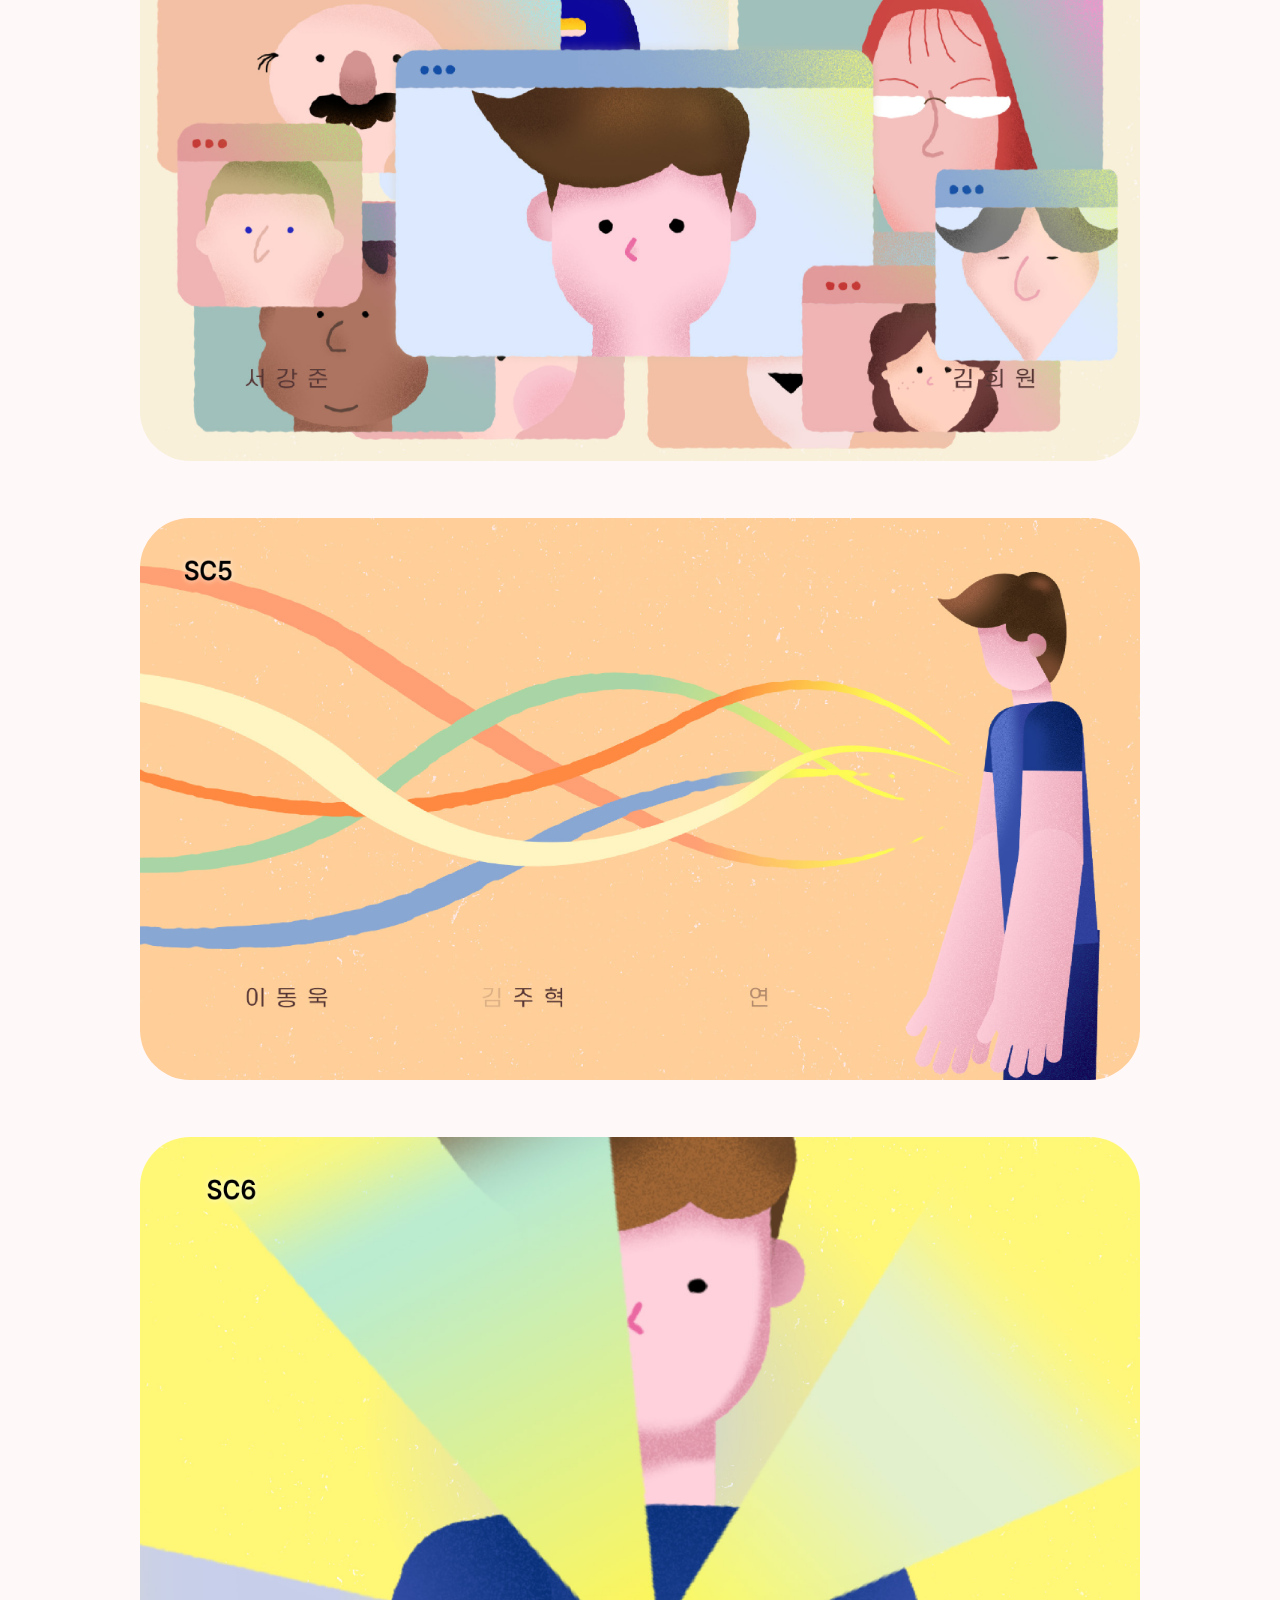
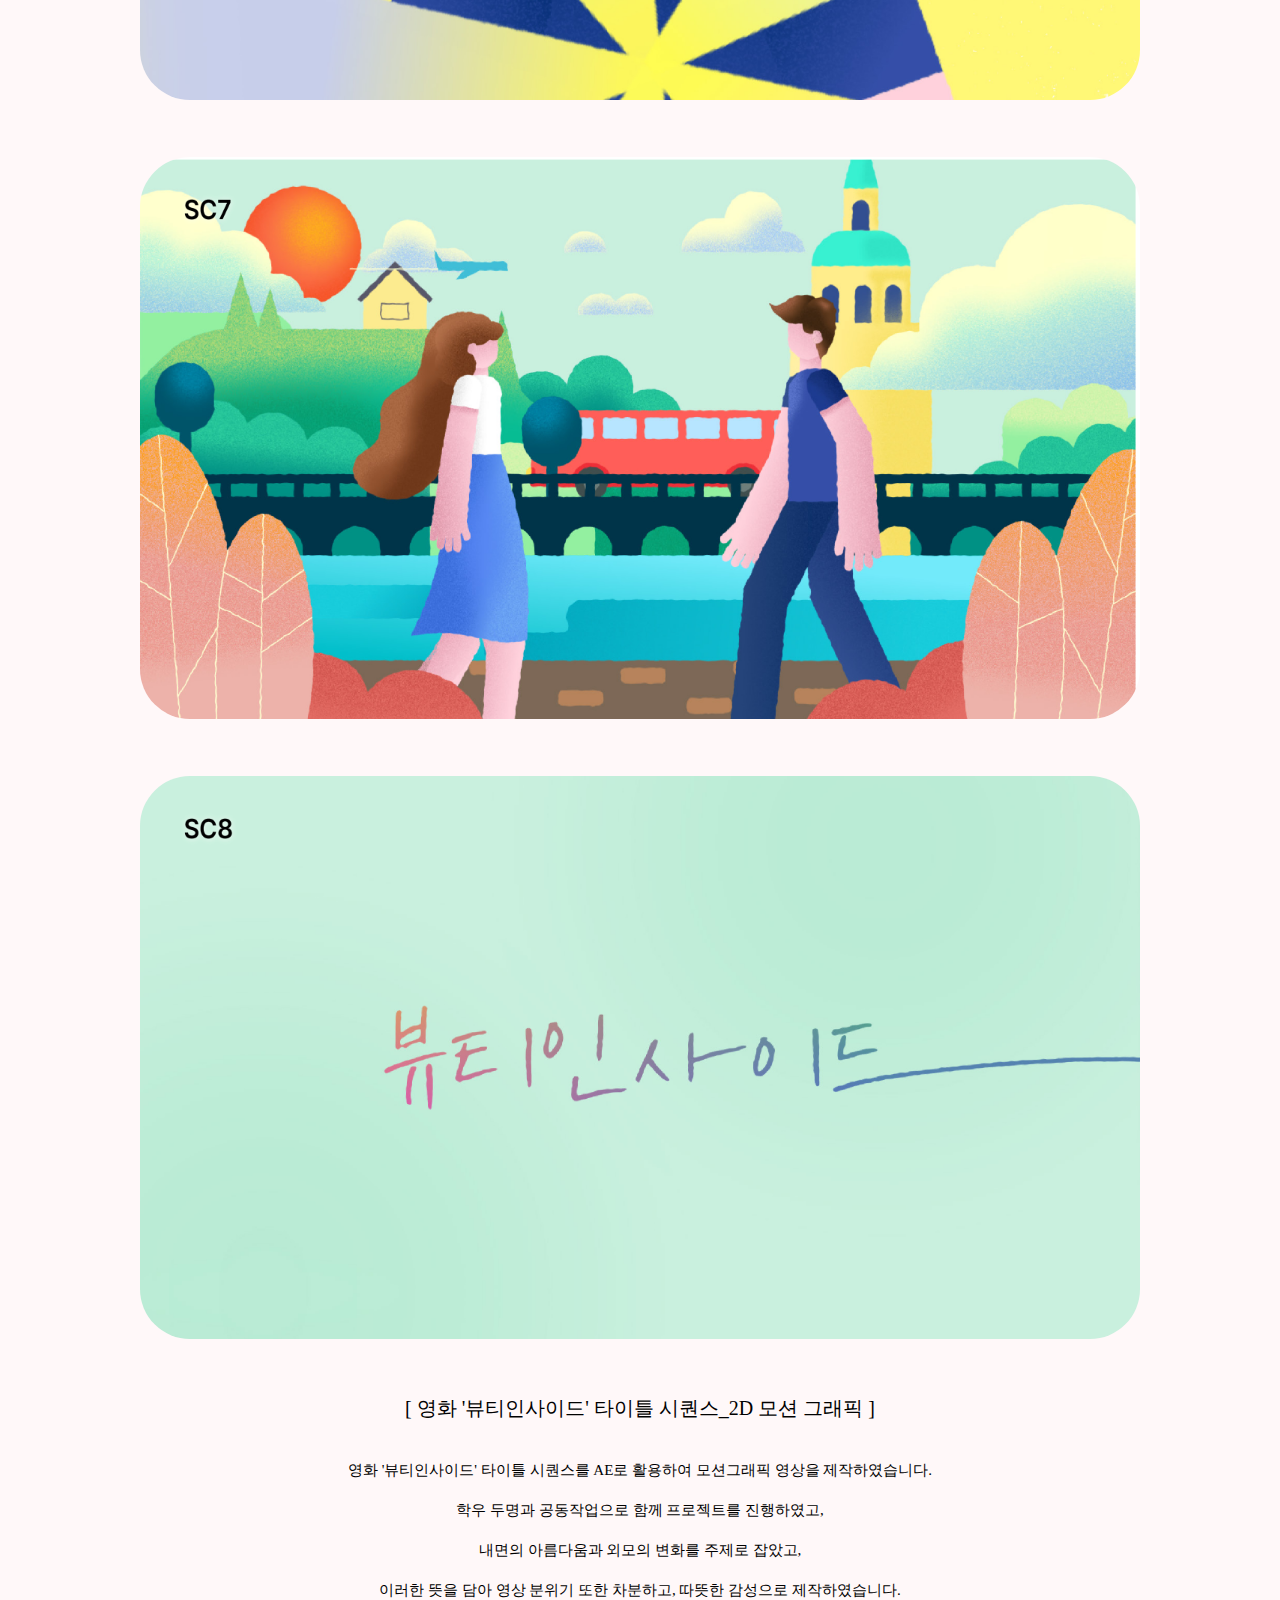
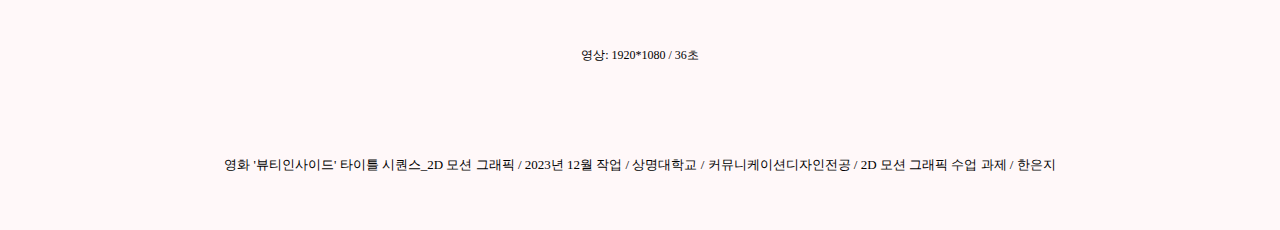
<file: video2/video2.html>
<!DOCTYPE html>
<html lang="ko">
  <head>
    <meta charset="UTF-8" />
    <meta name="viewport" content="width=device-width, initial-scale=1.0" />
    <title>book_Design page</title>
    <link rel="stylesheet" href="./style/style.css" />
  </head>
  <body>
    <div class="container">
      <div class="section">
        <div class="section_header">
          <div class="navigation_bar">
            <ol class="navigation_bar">
              <li>
                <a
                  href="http://127.0.0.1:5500/main/index.html"
                  class="hover-link"
                  >HOME</a
                >
              </li>
              <li>
                <a
                  href="http://127.0.0.1:5500/work/work.html"
                  class="hover-link"
                  >WORK</a
                >
              </li>
              <li>
                <a
                  href="http://127.0.0.1:5500/about/about.html"
                  class="hover-link"
                  >ABOUT</a
                >
              </li>
              <li>
                <a
                  href="http://127.0.0.1:5500/contact/contact.html"
                  class="hover-link"
                  >CONTACT</a
                >
              </li>
              <li>
                <a href="https://www.instagram.com/haxexxji/" class="hover-link"
                  >INSTAGRAM</a
                >
              </li>
            </ol>
          </div>
        </div>
        <div class="section_main">
          <div class="section_main_work_img">
            <p>
              <iframe
                width="960"
                height="715"
                src="https://www.youtube.com/embed/6Q2TM4YfIWs?si=vHoL2JNNfWRs6g1Y"
                title="YouTube video player"
                frameborder="0"
                allow="accelerometer; autoplay; clipboard-write; encrypted-media; gyroscope; picture-in-picture; web-share"
                referrerpolicy="strict-origin-when-cross-origin"
                allowfullscreen
              ></iframe>
            </p>
            <br />
            <img
              src="/assets/video1_bt.jpg"
              alt="video1"
              class="scroll-image-2"
            />
            <br />
            <img
              src="/assets/video2_bt.jpg"
              alt="video2"
              class="scroll-image-3"
            />
            <br />
            <img
              src="/assets/video3_bt.jpg"
              alt="video3"
              class="scroll-image-4"
            />
            <br />
            <img
              src="/assets/video4_bt.jpg"
              alt="video4"
              class="scroll-image-5"
            />
            <br />
            <img
              src="/assets/video5_bt.jpg"
              alt="video5"
              class="scroll-image-6"
            />
            <br />
            <img
              src="/assets/video6_bt.jpg"
              alt="video6"
              class="scroll-image-7"
            />
            <br />
            <img
              src="/assets/video6_bt.jpg"
              alt="video6"
              class="scroll-image-8"
            />
            <br />
            <img
              src="/assets/video7_bt.jpg"
              alt="video7"
              class="scroll-image-9"
            />
            <br />
            <img
              src="/assets/video8_bt.jpg"
              alt="video8"
              class="scroll-image-10"
            />
            <br />
            <img
              src="/assets/video9_bt.jpg"
              alt="video9"
              class="scroll-image-11"
            />
            <br />
            <img
              src="/assets/video10_bt.jpg"
              alt="video10"
              class="scroll-image-12"
            />
          </div>
        </div>
        <div class="section_footer">
          <div class="footer_text">
            <div class="footer_text-1">
              [ 영화 '뷰티인사이드' 타이틀 시퀀스_2D 모션 그래픽 ]
            </div>
            <div class="footer_text-2">
              영화 '뷰티인사이드' 타이틀 시퀀스를 AE로 활용하여 모션그래픽
              영상을 제작하였습니다.<br />학우 두명과 공동작업으로 함께
              프로젝트를 진행하였고,<br />
              내면의 아름다움과 외모의 변화를 주제로 잡았고,<br />이러한 뜻을
              담아 영상 분위기 또한 차분하고, 따뜻한 감성으로 제작하였습니다.
            </div>
            <div class="footer_text-3">영상: 1920*1080 / 36초</div>
            <div class="footer_text-4">
              영화 '뷰티인사이드' 타이틀 시퀀스_2D 모션 그래픽 / 2023년 12월
              작업 / 상명대학교 / 커뮤니케이션디자인전공 / 2D 모션 그래픽 수업
              과제 / 한은지
            </div>
          </div>
        </div>
      </div>
    </div>
  </body>
</html>
</file>
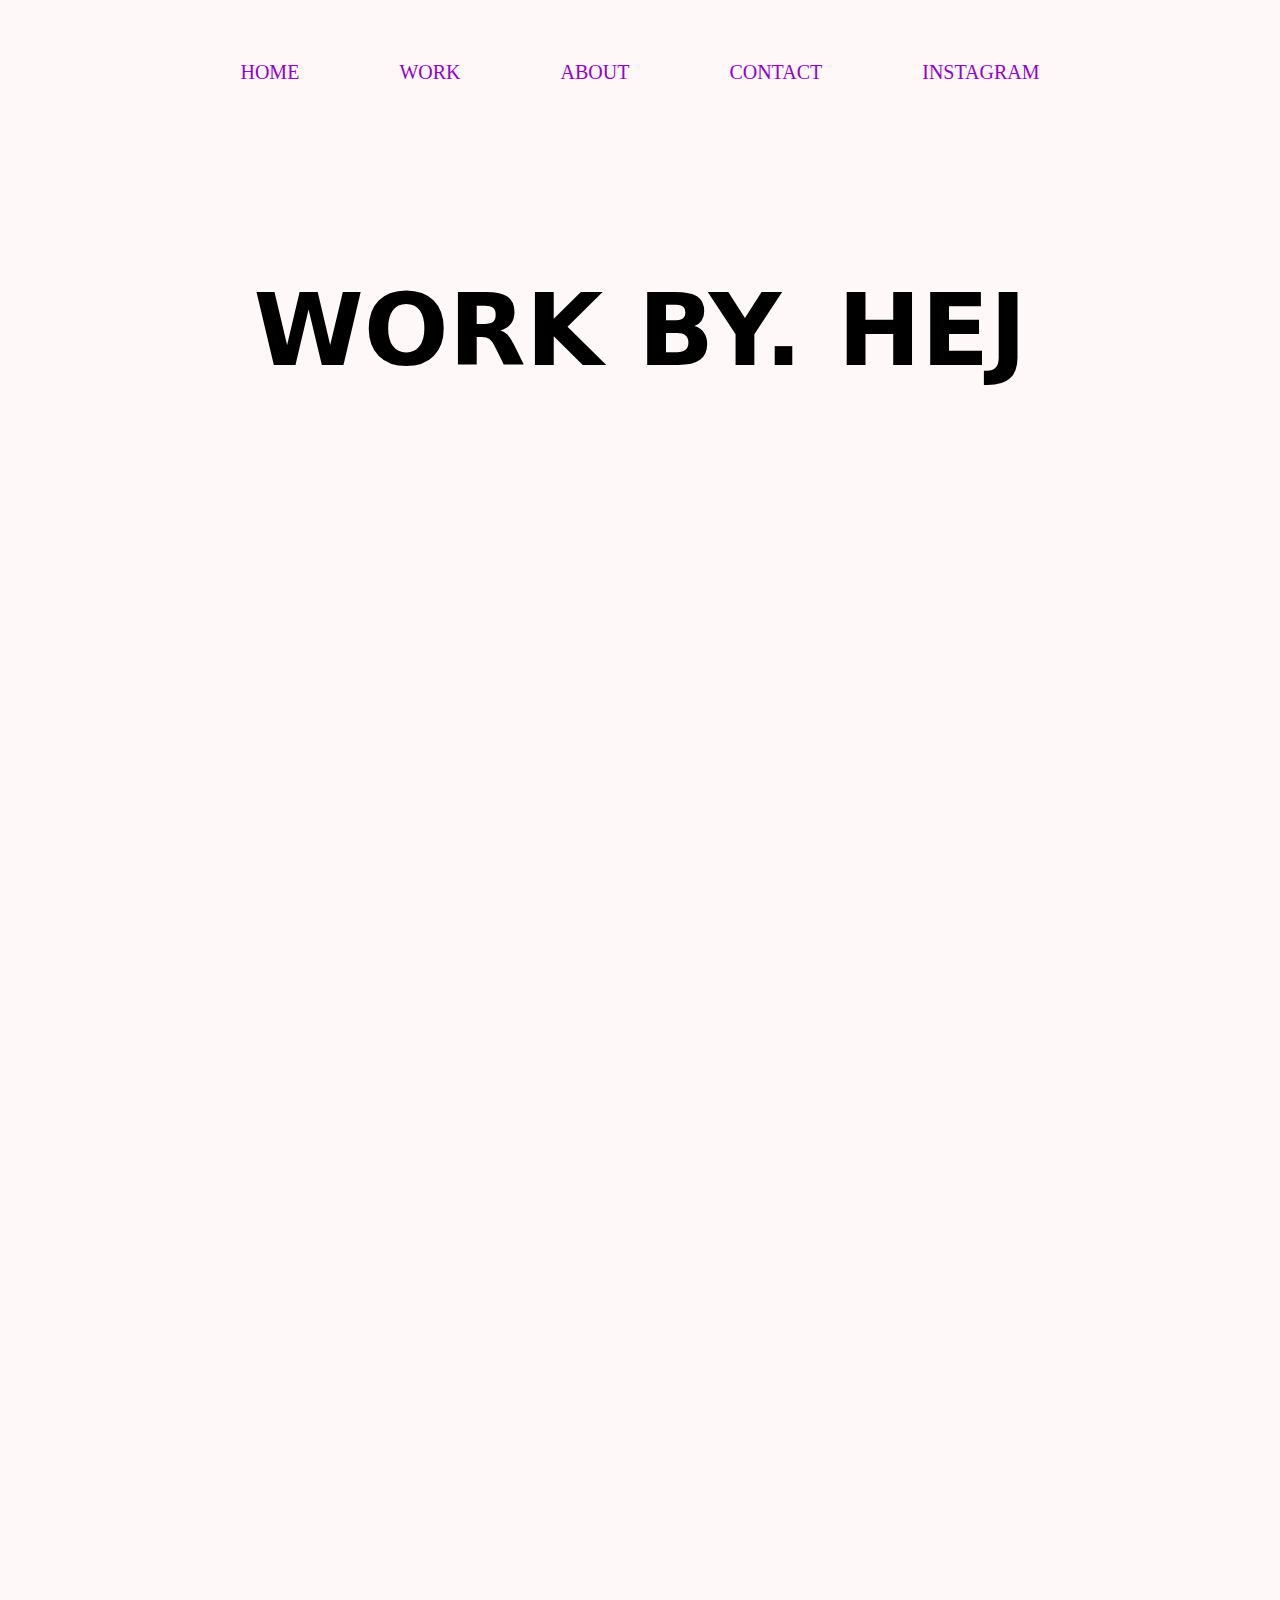
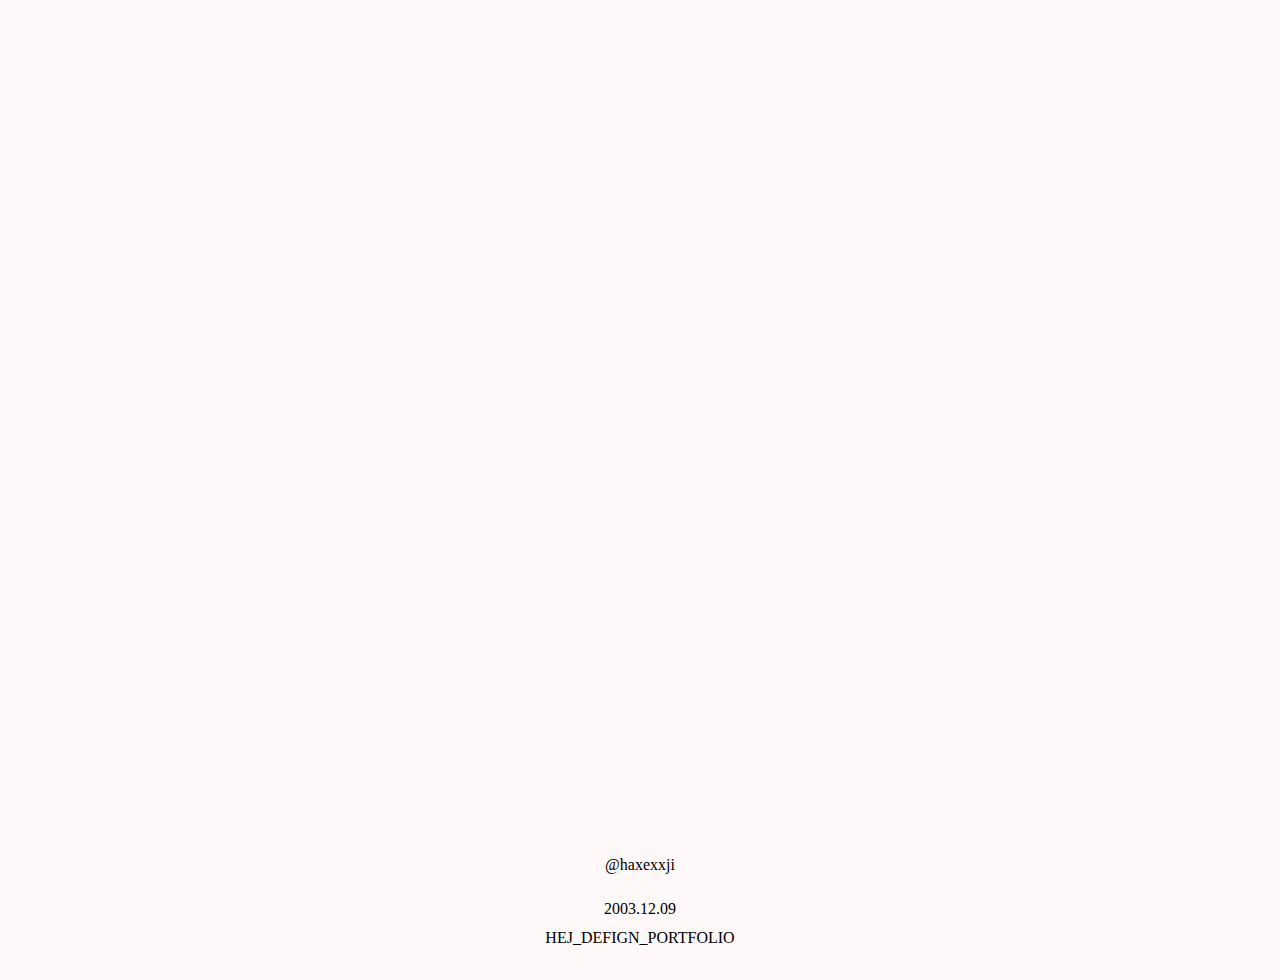
<file: work/work.html>
<!DOCTYPE html>
<html lang="ko">
  <head>
    <meta charset="UTF-8" />
    <meta name="viewport" content="width=device-width, initial-scale=1.0" />
    <title>Work Page</title>
    <link rel="stylesheet" href="./style/style.css" />
    <script src="./script/script.js" defer></script>
  </head>
  <body>
    <div class="container">
      <div class="section">
        <div class="section_header">
          <div class="navigation_bar">
            <ol class="navigation_bar">
              <li>
                <a
                  href="http://127.0.0.1:5500/main/index.html"
                  class="hover-link"
                  >HOME</a
                >
              </li>
              <li>
                <a
                  href="http://127.0.0.1:5500/work/work.html"
                  class="hover-link"
                  >WORK</a
                >
              </li>
              <li>
                <a
                  href="http://127.0.0.1:5500/about/about.html"
                  class="hover-link"
                  >ABOUT</a
                >
              </li>
              <li>
                <a
                  href="http://127.0.0.1:5500/contact/contact.html"
                  class="hover-link"
                  >CONTACT</a
                >
              </li>
              <li>
                <a href="https://www.instagram.com/haxexxji/" class="hover-link"
                  >INSTAGRAM</a
                >
              </li>
            </ol>
          </div>
        </div>
        <div class="section_main">
          <div class="main_title" id="maintitle">
            <div class="scroll-text">
              <h1>WORK BY. HEJ</h1>
            </div>
          </div>
          <div class="section_main_work">
            <div class="section_main_work_img">
              <a
                href="http://127.0.0.1:5500/name_card/name_card.html"
                class="section_main_work_img_name_card"
              >
                <img
                  src="/assets/name_card1.jpg"
                  alt="name_card1"
                  class="scroll-image1"
                />
              </a>
              <a
                href="http://127.0.0.1:5500/book/book.html"
                class="section_main_work_img_book"
              >
                <img
                  src="/assets/book9.jpg"
                  alt="book9"
                  class="scroll-image2"
                />
              </a>
              <a
                href="http://127.0.0.1:5500/leaflet/leaflet.html"
                class="section_main_work_img_leaflet"
              >
                <img
                  src="/assets/leaflet1.jpg"
                  alt="leaflet1"
                  class="scroll-image3"
                />
              </a>
              <a
                href="http://127.0.0.1:5500/poster/poster.html"
                class="section_main_work_img_poster"
              >
                <img
                  src="/assets/poster1.jpg"
                  alt="poster2"
                  class="scroll-image4"
                />
              </a>
              <a
                href="http://127.0.0.1:5500/video1/video1.html"
                class="section_main_work_img_ive"
              >
                <img
                  src="/assets/video1_ive.jpeg"
                  alt="video1_ive"
                  class="scroll-image5"
                />
              </a>
              <a
                href="http://127.0.0.1:5500/video2/video2.html"
                class="section_main_work_img_bt"
              >
                <img
                  src="/assets/video9_bt.jpg"
                  alt="video9_bt"
                  class="scroll-image6"
                />
              </a>
            </div>
            <div class="section_main_work_text">
              <ol>
                <li>
                  <a
                    href="http://127.0.0.1:5500/name_card/name_card.html"
                    class="scroll-text1"
                    >NAME_CARD_DESIGN</a
                  >
                </li>
                <li>
                  <a
                    href="http://127.0.0.1:5500/book/book.html"
                    class="scroll-text2"
                    >BOOK_DESIGN</a
                  >
                </li>
                <li>
                  <a
                    href="http://127.0.0.1:5500/leaflet/leaflet.html"
                    class="scroll-text3"
                    >LEAFLET_DESIGN</a
                  >
                </li>
                <li>
                  <a
                    href="http://127.0.0.1:5500/poster/poster.html"
                    class="scroll-text4"
                    >POSTER_DESIGN</a
                  >
                </li>
                <li>
                  <a
                    href="http://127.0.0.1:5500/video1/video1.html"
                    class="scroll-text5"
                    >2D MOTION GRAPHIC_DESIGN 1</a
                  >
                </li>
                <li>
                  <a
                    href="http://127.0.0.1:5500/video2/video2.html"
                    class="scroll-text6"
                    >2D MOTION GRAPHIC_DESIGN 2</a
                  >
                </li>
              </ol>
            </div>
          </div>
        </div>
        <div class="section_footer">
          <div class="section_footer_content">
            <div class="section_footer_content_instagram">
              <a href="https://www.instagram.com/haxexxji/">@haxexxji</a>
            </div>
            <div class="section_footer_content_1">2003.12.09</div>
            <div class="section_footer_content_2">HEJ_DEFIGN_PORTFOLIO</div>
          </div>
        </div>
      </div>
    </div>
  </body>
</html>
</file>
<file: style/style.css>
* {
  box-sizing: border-box;
}

body {
  margin: 0;
  font: 1.125rem;
  line-height: 150%;
  background-color: oklch(900% 0.03 15deg);
}

.container {
  padding: auto;
}

.navigation_bar {
  z-index: 1000;
  display: flex;
  gap: 100px;
  justify-content: center;
  width: 100%;
  padding-inline-start: 0%;
  padding-top: 20px;
  font-size: 1rem;
  font-size: 20px;
  font-weight: 500;
  text-align: center;
}

ol {
  list-style: none;
}
ol a {
  text-decoration: none;
}

.section_main {
  padding-top: 100px;
}

.main_title {
  display: flex;
  justify-content: space-around;
  padding-top: 100px;
  font-family: 'Trebuchet MS', 'Lucida Sans Unicode', 'Lucida Grande',
    'Lucida Sans', Arial, sans-serif;
  font-weight: 700;
  color: black;
  text-align: center;
  letter-spacing: 0;
}
.main_title_1 {
  font-size: 50px;
  line-height: 70px;
}
.main_title_2 {
  font-size: 50px;
  line-height: 70px;
  text-align: right;
}

.hover-link {
  font-size: 20px;
  color: darkviolet;
  text-decoration: none;
  transition: color 0.3s, -webkit-text-decoration 0.3s;
  transition: color 0.3s, text-decoration 0.3s;
  transition: color 0.3s, text-decoration 0.3s, -webkit-text-decoration 0.3s;
}

.hover-link:hover {
  color: aqua;
  text-decoration: underline;
}

.scroll-text {
  color: black;
  text-decoration: none;
  transition: color 0.3s, -webkit-text-decoration 0.3s;
  transition: color 0.3s, text-decoration 0.3s;
  transition: color 0.3s, text-decoration 0.3s, -webkit-text-decoration 0.3s;
}

.scroll-text:hover {
  color: darkviolet;
}

.main_img {
  text-align: center;
}

.sub_text {
  padding-top: 100px;
  font-size: 16px;
  text-align: center;
}

.main_img_name_card {
  display: grid;
  grid-template-columns: 1fr 1fr;
  padding-top: 30px;
}
.main_img_name_card-1 {
  position: relative;
  top: 450px;
  right: 500px;
  animation: jump 0.5s ease-in-out infinite;
}
@keyframes jump {
  0%,
  100% {
    transform: translateY(0);
  }
  50% {
    transform: translateY(-30px);
  }
}
.main_img_name_card-1 img {
  max-width: 450px;
}
.main_img_name_card-2 {
  position: relative;
  top: 210px;
  left: 700px;
  animation: jump 1s ease-in-out infinite;
}
@keyframes jump {
  0%,
  100% {
    transform: translateY(0);
  }
  50% {
    transform: translateY(-30px);
  }
}
.main_img_name_card-2 img {
  max-width: 630px;
}

.main_img_poster {
  padding-top: 530px;
}
.main_img_poster-1 {
  position: relative;
  top: 0x;
  right: 300px;
  animation: jump 0.8s ease-in-out infinite;
}
@keyframes jump {
  0%,
  100% {
    transform: translateY(0);
  }
  50% {
    transform: translateY(-30px);
  }
}
.main_img_poster-1 img {
  max-width: 530px;
}

.main_img_book {
  display: grid;
  grid-template-columns: 1fr 1fr;
}
.main_img_book-1 {
  position: relative;
  top: 200px;
  left: 700px;
  animation: jump 0.8s ease-in-out infinite;
}
@keyframes jump {
  0%,
  100% {
    transform: translateY(0);
  }
  50% {
    transform: translateY(-30px);
  }
}
.main_img_book-1 img {
  max-width: 600px;
}
.main_img_book-2 {
  position: relative;
  top: 100px;
  right: 400px;
  animation: jump 0.7s ease-in-out infinite;
}
@keyframes jump {
  0%,
  100% {
    transform: translateY(0);
  }
  50% {
    transform: translateY(-30px);
  }
}
.main_img_book-2 img {
  max-width: 400px;
}

.scroll-image1 {
  border-radius: 30px;
  box-shadow: 0 5px 10px rgba(0, 0, 0, 0.5);
}

.scroll-image2 {
  border-radius: 30px;
  box-shadow: 0 5px 10px rgba(0, 0, 0, 0.5);
}

.scroll-image3 {
  border-radius: 30px;
  box-shadow: 0 5px 10px rgba(0, 0, 0, 0.5);
}

.scroll-image4 {
  border-radius: 30px;
  box-shadow: 0 5px 10px rgba(0, 0, 0, 0.5);
}

.scroll-image5 {
  border-radius: 30px;
  box-shadow: 0 5px 10px rgba(0, 0, 0, 0.5);
}

.scroll-image1 {
  opacity: 0;
  transition: transform 0.5s ease-out, opacity 1s ease-out;
  transform: translateY(100%);
}

.scroll-image1.visible {
  opacity: 1;
  transform: translateY(0);
}

.scroll-image2 {
  opacity: 0;
  transition: transform 0.5s ease-out, opacity 1s ease-out;
  transform: translateY(100%);
}

.scroll-image2.visible {
  opacity: 1;
  transform: translateY(0);
}

.scroll-image3 {
  opacity: 0;
  transition: transform 0.5s ease-out, opacity 1s ease-out;
  transform: translateY(100%);
}

.scroll-image3.visible {
  opacity: 1;
  transform: translateY(0);
}

.scroll-image4 {
  opacity: 0;
  transition: transform 0.5s ease-out, opacity 1s ease-out;
  transform: translateY(100%);
}

.scroll-image4.visible {
  opacity: 1;
  transform: translateY(0);
}

.scroll-image5 {
  opacity: 0;
  transition: transform 0.5s ease-out, opacity 1s ease-out;
  transform: translateY(100%);
}

.scroll-image5.visible {
  opacity: 1;
  transform: translateY(0);
}

.scroll-container {
  width: 100%;
  height: 400px;
  overflow-y: scroll;
}

.scroll-text {
  opacity: 0;
  transition: opacity 0.5s ease, transform 1s ease;
  transform: translateY(50px);
}

.scroll-text.visible {
  opacity: 1;
  transform: translateY(0);
}

.section_footer_content {
  margin-top: 500px;
  margin-bottom: 30px;
  text-align: center;
}
.section_footer_content_instagram {
  padding-bottom: 20px;
  font-size: 16px;
}
.section_footer_content_instagram a {
  color: black;
  text-decoration: none;
}
.section_footer_content_1 {
  padding-bottom: 5px;
  font-size: 16px;
}
.section_footer_content_2 {
  font-size: 16px;
}

img {
  animation-name: reveal;
  animation-timeline: view();
}

@keyframes reveal {
  0% {
    opacity: 0;
  }
  100% {
    opacity: 1;
  }
}
</file>
<file: main/style/style.css>
* {
  box-sizing: border-box;
}

body {
  margin: 0;
  font: 1.125rem;
  line-height: 150%;
  background-color: oklch(900% 0.03 15deg);
}

.container {
  padding: auto;
}

.navigation_bar {
  z-index: 1000;
  display: flex;
  gap: 100px;
  justify-content: center;
  width: 100%;
  padding-inline-start: 0%;
  padding-top: 20px;
  font-size: 1rem;
  font-size: 20px;
  font-weight: 500;
  text-align: center;
}

ol {
  list-style: none;
}
ol a {
  text-decoration: none;
}

.section_main {
  padding-top: 100px;
}

.main_title {
  display: flex;
  justify-content: space-around;
  padding-top: 100px;
  font-family: "Trebuchet MS", "Lucida Sans Unicode", "Lucida Grande", "Lucida Sans", Arial, sans-serif;
  font-weight: 700;
  color: black;
  text-align: center;
  letter-spacing: 0;
}
.main_title_1 {
  font-size: 50px;
  line-height: 70px;
}
.main_title_2 {
  font-size: 50px;
  line-height: 70px;
  text-align: right;
}

.hover-link {
  font-size: 20px;
  color: darkviolet;
  text-decoration: none;
  transition: color 0.3s, -webkit-text-decoration 0.3s;
  transition: color 0.3s, text-decoration 0.3s;
  transition: color 0.3s, text-decoration 0.3s, -webkit-text-decoration 0.3s;
}

.hover-link:hover {
  color: aqua;
  text-decoration: underline;
}

.scroll-text {
  color: black;
  text-decoration: none;
  transition: color 0.3s, -webkit-text-decoration 0.3s;
  transition: color 0.3s, text-decoration 0.3s;
  transition: color 0.3s, text-decoration 0.3s, -webkit-text-decoration 0.3s;
}

.scroll-text:hover {
  color: darkviolet;
}

.main_img {
  text-align: center;
}

.sub_text {
  padding-top: 100px;
  font-size: 16px;
  text-align: center;
}

.main_img_name_card {
  display: grid;
  grid-template-columns: 1fr 1fr;
  padding-top: 30px;
}
.main_img_name_card-1 {
  position: relative;
  top: 450px;
  right: 500px;
  animation: jump 0.5s ease-in-out infinite;
}
@keyframes jump {
  0%, 100% {
    transform: translateY(0);
  }
  50% {
    transform: translateY(-30px);
  }
}
.main_img_name_card-1 img {
  max-width: 450px;
}
.main_img_name_card-2 {
  position: relative;
  top: 210px;
  left: 700px;
  animation: jump 1s ease-in-out infinite;
}
@keyframes jump {
  0%, 100% {
    transform: translateY(0);
  }
  50% {
    transform: translateY(-30px);
  }
}
.main_img_name_card-2 img {
  max-width: 630px;
}

.main_img_poster {
  padding-top: 530px;
}
.main_img_poster-1 {
  position: relative;
  top: 0x;
  right: 300px;
  animation: jump 0.8s ease-in-out infinite;
}
@keyframes jump {
  0%, 100% {
    transform: translateY(0);
  }
  50% {
    transform: translateY(-30px);
  }
}
.main_img_poster-1 img {
  max-width: 530px;
}

.main_img_book {
  display: grid;
  grid-template-columns: 1fr 1fr;
}
.main_img_book-1 {
  position: relative;
  top: 200px;
  left: 700px;
  animation: jump 0.8s ease-in-out infinite;
}
@keyframes jump {
  0%, 100% {
    transform: translateY(0);
  }
  50% {
    transform: translateY(-30px);
  }
}
.main_img_book-1 img {
  max-width: 600px;
}
.main_img_book-2 {
  position: relative;
  top: 100px;
  right: 400px;
  animation: jump 0.7s ease-in-out infinite;
}
@keyframes jump {
  0%, 100% {
    transform: translateY(0);
  }
  50% {
    transform: translateY(-30px);
  }
}
.main_img_book-2 img {
  max-width: 400px;
}

.scroll-image1 {
  border-radius: 30px;
  box-shadow: 0 5px 10px rgba(0, 0, 0, 0.5);
}

.scroll-image2 {
  border-radius: 30px;
  box-shadow: 0 5px 10px rgba(0, 0, 0, 0.5);
}

.scroll-image3 {
  border-radius: 30px;
  box-shadow: 0 5px 10px rgba(0, 0, 0, 0.5);
}

.scroll-image4 {
  border-radius: 30px;
  box-shadow: 0 5px 10px rgba(0, 0, 0, 0.5);
}

.scroll-image5 {
  border-radius: 30px;
  box-shadow: 0 5px 10px rgba(0, 0, 0, 0.5);
}

.scroll-image1 {
  opacity: 0;
  transition: transform 0.5s ease-out, opacity 1s ease-out;
  transform: translateY(100%);
}

.scroll-image1.visible {
  opacity: 1;
  transform: translateY(0);
}

.scroll-image2 {
  opacity: 0;
  transition: transform 0.5s ease-out, opacity 1s ease-out;
  transform: translateY(100%);
}

.scroll-image2.visible {
  opacity: 1;
  transform: translateY(0);
}

.scroll-image3 {
  opacity: 0;
  transition: transform 0.5s ease-out, opacity 1s ease-out;
  transform: translateY(100%);
}

.scroll-image3.visible {
  opacity: 1;
  transform: translateY(0);
}

.scroll-image4 {
  opacity: 0;
  transition: transform 0.5s ease-out, opacity 1s ease-out;
  transform: translateY(100%);
}

.scroll-image4.visible {
  opacity: 1;
  transform: translateY(0);
}

.scroll-image5 {
  opacity: 0;
  transition: transform 0.5s ease-out, opacity 1s ease-out;
  transform: translateY(100%);
}

.scroll-image5.visible {
  opacity: 1;
  transform: translateY(0);
}

.scroll-container {
  width: 100%;
  height: 400px;
  overflow-y: scroll;
}

.scroll-text {
  opacity: 0;
  transition: opacity 0.5s ease, transform 1s ease;
  transform: translateY(50px);
}

.scroll-text.visible {
  opacity: 1;
  transform: translateY(0);
}

.section_footer_content {
  margin-top: 500px;
  margin-bottom: 30px;
  text-align: center;
}
.section_footer_content_instagram {
  padding-bottom: 20px;
  font-size: 16px;
}
.section_footer_content_instagram a {
  color: black;
  text-decoration: none;
}
.section_footer_content_1 {
  padding-bottom: 5px;
  font-size: 16px;
}
.section_footer_content_2 {
  font-size: 16px;
}

img {
  animation-name: reveal;
  animation-timeline: view();
}

@keyframes reveal {
  0% {
    opacity: 0;
  }
  100% {
    opacity: 1;
  }
}
</file>
<file: about/style/style.css>
* {
  box-sizing: border-box;
}

body {
  margin: 0;
  font: 1.125rem;
  line-height: 150%;
  background-color: oklch(900% 0.03 15deg);
}

.container {
  padding: auto;
}

.navigation_bar {
  z-index: 1000;
  display: flex;
  gap: 100px;
  justify-content: center;
  width: 100%;
  padding-inline-start: 0%;
  padding-top: 20px;
  font-size: 1rem;
  font-size: 20px;
  font-weight: 500;
  text-align: center;
}

ol {
  list-style: none;
}
ol a {
  text-decoration: none;
}

.hover-link {
  font-size: 20px;
  color: darkviolet;
  text-decoration: none;
  transition: color 0.3s, -webkit-text-decoration 0.3s;
  transition: color 0.3s, text-decoration 0.3s;
  transition: color 0.3s, text-decoration 0.3s, -webkit-text-decoration 0.3s;
}

.hover-link:hover {
  color: aqua;
  text-decoration: underline;
}

.scroll-text {
  color: black;
  text-decoration: none;
  transition: color 0.3s, -webkit-text-decoration 0.3s;
  transition: color 0.3s, text-decoration 0.3s;
  transition: color 0.3s, text-decoration 0.3s, -webkit-text-decoration 0.3s;
}

.scroll-text:hover {
  color: darkviolet;
}

.scroll-text1 {
  font-size: 20px;
  color: black;
  text-decoration: none;
  transition: color 0.3s, -webkit-text-decoration 0.3s;
  transition: color 0.3s, text-decoration 0.3s;
  transition: color 0.3s, text-decoration 0.3s, -webkit-text-decoration 0.3s;
}

.scroll-text1:hover {
  color: darkviolet;
}

.scroll-text2 {
  font-size: 20px;
  color: black;
  text-decoration: none;
  transition: color 0.3s, -webkit-text-decoration 0.3s;
  transition: color 0.3s, text-decoration 0.3s;
  transition: color 0.3s, text-decoration 0.3s, -webkit-text-decoration 0.3s;
}

.scroll-text2:hover {
  color: darkviolet;
}

.scroll-text3 {
  font-size: 20px;
  color: black;
  text-decoration: none;
  transition: color 0.3s, -webkit-text-decoration 0.3s;
  transition: color 0.3s, text-decoration 0.3s;
  transition: color 0.3s, text-decoration 0.3s, -webkit-text-decoration 0.3s;
}

.scroll-text3:hover {
  color: darkviolet;
}

.section_main {
  padding-right: 70px;
  padding-left: 70px;
}

.main_title {
  align-items: center;
  padding-top: 100px;
  padding-bottom: 200px;
  font-family: system-ui, -apple-system, BlinkMacSystemFont, "Segoe UI", Roboto, Oxygen, Ubuntu, Cantarell, "Open Sans", "Helvetica Neue", sans-serif;
  font-size: 50px;
  font-weight: 500;
  line-height: 120px;
  text-align: center;
}

.main_title1 {
  text-align: center;
}

.main_title2 {
  padding-top: 100px;
  text-align: center;
}

.main_title3 {
  padding-top: 100px;
  text-align: center;
}

.scroll-container {
  overflow-y: scroll;
}

.scroll-text {
  text-align: center;
  opacity: 0;
  transition: opacity 0.5s ease, transform 1s ease;
  transform: translateY(50px);
}

.scroll-text.visible {
  opacity: 1;
  transform: translateY(0);
}

.scroll-text1 {
  font-size: 25px;
  font-weight: 500;
  line-height: 50px;
}
.scroll-text2 {
  font-size: 25px;
  font-weight: 500;
  line-height: 50px;
}
.scroll-text3 {
  font-size: 25px;
  font-weight: 500;
  line-height: 50px;
}

.section_footer_content {
  margin-top: 500px;
  margin-bottom: 30px;
  text-align: center;
}
.section_footer_content_instagram {
  padding-bottom: 20px;
  font-size: 16px;
}
.section_footer_content_instagram a {
  color: black;
  text-decoration: none;
}
.section_footer_content_1 {
  padding-bottom: 5px;
  font-size: 16px;
}
.section_footer_content_2 {
  font-size: 16px;
}

@keyframes reveal {
  0% {
    opacity: 0;
  }
  100% {
    opacity: 1;
  }
}
.scroll-text-1 {
  opacity: 0;
  transition: transform 1s ease-out, opacity 1s ease-out;
  transform: translateY(100px);
}

.scroll-text-1.visible {
  opacity: 1;
  transform: translateY(0);
}

.scroll-text-2 {
  opacity: 0;
  transition: transform 1s ease-out, opacity 1s ease-out;
  transform: translateY(100px);
}

.scroll-text-2.visible {
  opacity: 1;
  transform: translateY(0);
}

.scroll-text-3 {
  opacity: 0;
  transition: transform 1s ease-out, opacity 1s ease-out;
  transform: translateY(100px);
}

.scroll-text-3.visible {
  opacity: 1;
  transform: translateY(0);
}
</file>
<file: book/style/style.css>
* {
  box-sizing: border-box;
}

body {
  margin: 0;
  font: 1.125rem;
  line-height: 150%;
  background-color: oklch(900% 0.03 15deg);
}

.container {
  padding: auto;
}

.navigation_bar {
  z-index: 1000;
  display: flex;
  gap: 100px;
  justify-content: center;
  width: 100%;
  padding-inline-start: 0%;
  padding-top: 20px;
  font-size: 1rem;
  font-size: 20px;
  font-weight: 500;
  text-align: center;
}

ol {
  list-style: none;
}
ol a {
  text-decoration: none;
}

.hover-link {
  font-size: 20px;
  color: darkviolet;
  text-decoration: none;
  transition: color 0.3s, -webkit-text-decoration 0.3s;
  transition: color 0.3s, text-decoration 0.3s;
  transition: color 0.3s, text-decoration 0.3s, -webkit-text-decoration 0.3s;
}

.hover-link:hover {
  color: aqua;
  text-decoration: underline;
}

.section_main_work_img {
  padding-top: 100px;
  text-align: center;
}

.scroll-image-1 {
  max-width: 1000px;
  height: auto;
  max-height: 1000px;
  margin-bottom: 50px;
  border-radius: 50px;
}
.scroll-image-2 {
  max-width: 1000px;
  height: auto;
  max-height: 1000px;
  margin-bottom: 50px;
  border-radius: 50px;
}
.scroll-image-3 {
  max-width: 1000px;
  height: auto;
  max-height: 1000px;
  margin-bottom: 50px;
  border-radius: 50px;
}
.scroll-image-4 {
  max-width: 1000px;
  height: auto;
  max-height: 1000px;
  margin-bottom: 50px;
  border-radius: 50px;
}
.scroll-image-5 {
  max-width: 1000px;
  height: auto;
  max-height: 1000px;
  margin-bottom: 50px;
  border-radius: 50px;
}
.scroll-image-6 {
  max-width: 1000px;
  height: auto;
  max-height: 1000px;
  margin-bottom: 50px;
  border-radius: 50px;
}
.scroll-image-7 {
  max-width: 1000px;
  height: auto;
  max-height: 1000px;
  margin-bottom: 50px;
  border-radius: 50px;
}
.scroll-image-8 {
  max-width: 1000px;
  height: auto;
  max-height: 1000px;
  margin-bottom: 50px;
  border-radius: 50px;
}
.scroll-image-9 {
  max-width: 1000px;
  height: auto;
  max-height: 1000px;
  margin-bottom: 50px;
  border-radius: 50px;
}
.scroll-image-10 {
  max-width: 1000px;
  height: auto;
  max-height: 1000px;
  margin-bottom: 50px;
  border-radius: 50px;
}
.scroll-image-11 {
  max-width: 1000px;
  height: auto;
  max-height: 1000px;
  margin-bottom: 50px;
  border-radius: 50px;
}

.section_footer {
  text-align: center;
}

.footer_text-1 {
  font-size: 20px;
  font-weight: 500;
}
.footer_text-2 {
  padding-top: 30px;
  font-size: 15px;
  line-height: 40px;
}
.footer_text-3 {
  padding-top: 30px;
  font-size: 12px;
  line-height: 30px;
}
.footer_text-4 {
  padding-top: 80px;
  margin-bottom: 50px;
  font-size: 13px;
  line-height: 30px;
}
</file>
<file: contact/style/style.css>
* {
  box-sizing: border-box;
}

body {
  margin: 0;
  font: 1.125rem;
  line-height: 150%;
  background-color: oklch(900% 0.03 15deg);
}

.container {
  padding: auto;
}

.navigation_bar {
  z-index: 1000;
  display: flex;
  gap: 100px;
  justify-content: center;
  width: 100%;
  padding-inline-start: 0%;
  padding-top: 20px;
  font-size: 1rem;
  font-size: 20px;
  font-weight: 500;
  text-align: center;
}

ol {
  list-style: none;
}
ol a {
  text-decoration: none;
}

.hover-link {
  font-size: 20px;
  color: darkviolet;
  text-decoration: none;
  transition: color 0.3s, -webkit-text-decoration 0.3s;
  transition: color 0.3s, text-decoration 0.3s;
  transition: color 0.3s, text-decoration 0.3s, -webkit-text-decoration 0.3s;
}

.hover-link:hover {
  color: aqua;
  text-decoration: underline;
}

.scroll-text {
  color: black;
  text-decoration: none;
  transition: color 0.3s, -webkit-text-decoration 0.3s;
  transition: color 0.3s, text-decoration 0.3s;
  transition: color 0.3s, text-decoration 0.3s, -webkit-text-decoration 0.3s;
}

.scroll-text:hover {
  color: darkviolet;
}

.scroll-text1 {
  color: black;
  text-decoration: none;
  transition: color 0.3s, -webkit-text-decoration 0.3s;
  transition: color 0.3s, text-decoration 0.3s;
  transition: color 0.3s, text-decoration 0.3s, -webkit-text-decoration 0.3s;
}

.scroll-text1:hover {
  color: darkviolet;
}

.main_content-1 {
  color: black;
  text-decoration: none;
  transition: color 0.3s, -webkit-text-decoration 0.3s;
  transition: color 0.3s, text-decoration 0.3s;
  transition: color 0.3s, text-decoration 0.3s, -webkit-text-decoration 0.3s;
}

.main_content-1:hover {
  color: darkviolet;
}

.main_content-2 {
  color: black;
  text-decoration: none;
  transition: color 0.3s, -webkit-text-decoration 0.3s;
  transition: color 0.3s, text-decoration 0.3s;
  transition: color 0.3s, text-decoration 0.3s, -webkit-text-decoration 0.3s;
}

.main_content-2:hover {
  color: darkviolet;
}

.main_content-3 {
  color: black;
  text-decoration: none;
  transition: color 0.3s, -webkit-text-decoration 0.3s;
  transition: color 0.3s, text-decoration 0.3s;
  transition: color 0.3s, text-decoration 0.3s, -webkit-text-decoration 0.3s;
}

.main_content-3:hover {
  color: darkviolet;
}

.main_content-4 {
  color: black;
  text-decoration: none;
  transition: color 0.3s, -webkit-text-decoration 0.3s;
  transition: color 0.3s, text-decoration 0.3s;
  transition: color 0.3s, text-decoration 0.3s, -webkit-text-decoration 0.3s;
}

.main_content-4:hover {
  color: darkviolet;
}

.main_content-5 {
  color: black;
  text-decoration: none;
  transition: color 0.3s, -webkit-text-decoration 0.3s;
  transition: color 0.3s, text-decoration 0.3s;
  transition: color 0.3s, text-decoration 0.3s, -webkit-text-decoration 0.3s;
}

.main_content-5:hover {
  color: darkviolet;
}

.main_content-6 {
  color: black;
  text-decoration: none;
  transition: color 0.3s, -webkit-text-decoration 0.3s;
  transition: color 0.3s, text-decoration 0.3s;
  transition: color 0.3s, text-decoration 0.3s, -webkit-text-decoration 0.3s;
}

.main_content-6:hover {
  color: darkviolet;
}

.main_title {
  padding-top: 100px;
  padding-bottom: 70px;
  font-family: system-ui, -apple-system, BlinkMacSystemFont, "Segoe UI", Roboto, Oxygen, Ubuntu, Cantarell, "Open Sans", "Helvetica Neue", sans-serif;
  font-size: 50px;
  font-weight: 500;
  line-height: 120px;
  text-align: center;
}

.main_content {
  text-align: center;
}
.main_content-1 {
  font-size: 30px;
}
.main_content-2 {
  padding-top: 70px;
  font-size: 30px;
}
.main_content-3 {
  padding-top: 70px;
  font-size: 30px;
}
.main_content-4 {
  padding-top: 150px;
  font-family: system-ui, -apple-system, BlinkMacSystemFont, "Segoe UI", Roboto, Oxygen, Ubuntu, Cantarell, "Open Sans", "Helvetica Neue", sans-serif;
  font-size: 35px;
}
.main_content-5 {
  padding-top: 70px;
  font-size: 30px;
}
.main_content-6 {
  padding-top: 70px;
  font-size: 30px;
}

.scroll-container {
  width: 100%;
  height: 400px;
  overflow-y: scroll;
}

.scroll-text {
  opacity: 0;
  transition: opacity 0.5s ease, transform 1s ease;
  transform: translateY(50px);
}

.scroll-text.visible {
  opacity: 1;
  transform: translateY(0);
}

.section_footer_content {
  margin-top: 500px;
  margin-bottom: 30px;
  text-align: center;
}
.section_footer_content_instagram {
  padding-bottom: 20px;
  font-size: 16px;
}
.section_footer_content_instagram a {
  color: black;
  text-decoration: none;
}
.section_footer_content_1 {
  padding-bottom: 5px;
  font-size: 16px;
}
.section_footer_content_2 {
  font-size: 16px;
}

.main_content-1 {
  opacity: 0;
  transition: transform 1s ease-out, opacity 1s ease-out;
  transform: translateY(100px);
}

.main_content-1.visible {
  opacity: 1;
  transform: translateY(0);
}

.main_content-2 {
  opacity: 0;
  transition: transform 1s ease-out, opacity 1s ease-out;
  transform: translateY(100px);
}

.main_content-2.visible {
  opacity: 1;
  transform: translateY(0);
}

.main_content-3 {
  opacity: 0;
  transition: transform 1s ease-out, opacity 1s ease-out;
  transform: translateY(100px);
}

.main_content-3.visible {
  opacity: 1;
  transform: translateY(0);
}

.main_content-4 {
  opacity: 0;
  transition: transform 1s ease-out, opacity 1s ease-out;
  transform: translateY(100px);
}

.main_content-4.visible {
  opacity: 1;
  transform: translateY(0);
}

.main_content-5 {
  opacity: 0;
  transition: transform 1s ease-out, opacity 1s ease-out;
  transform: translateY(100px);
}

.main_content-5.visible {
  opacity: 1;
  transform: translateY(0);
}

.main_content-6 {
  opacity: 0;
  transition: transform 1s ease-out, opacity 1s ease-out;
  transform: translateY(100px);
}

.main_content-6.visible {
  opacity: 1;
  transform: translateY(0);
}
</file>
<file: leaflet/style/style.css>
* {
  box-sizing: border-box;
}

body {
  margin: 0;
  font: 1.125rem;
  line-height: 150%;
  background-color: oklch(900% 0.03 15deg);
}

.container {
  padding: auto;
}

.navigation_bar {
  z-index: 1000;
  display: flex;
  gap: 100px;
  justify-content: center;
  width: 100%;
  padding-inline-start: 0%;
  padding-top: 20px;
  font-size: 1rem;
  font-size: 20px;
  font-weight: 500;
  text-align: center;
}

ol {
  list-style: none;
}
ol a {
  text-decoration: none;
}

.hover-link {
  font-size: 20px;
  color: darkviolet;
  text-decoration: none;
  transition: color 0.3s, -webkit-text-decoration 0.3s;
  transition: color 0.3s, text-decoration 0.3s;
  transition: color 0.3s, text-decoration 0.3s, -webkit-text-decoration 0.3s;
}

.hover-link:hover {
  color: aqua;
  text-decoration: underline;
}

.section_main_work_img {
  padding-top: 100px;
  text-align: center;
}

.scroll-image-1 {
  max-width: 1000px;
  height: auto;
  max-height: 1000px;
  margin-bottom: 50px;
  border-radius: 50px;
}
.scroll-image-2 {
  max-width: 1000px;
  height: auto;
  max-height: 1000px;
  margin-bottom: 50px;
  border-radius: 50px;
}
.scroll-image-3 {
  max-width: 1000px;
  height: auto;
  max-height: 1000px;
  margin-bottom: 50px;
  border-radius: 50px;
}
.scroll-image-4 {
  max-width: 1000px;
  height: auto;
  max-height: 1000px;
  margin-bottom: 50px;
  border-radius: 50px;
}
.scroll-image-5 {
  max-width: 1000px;
  height: auto;
  max-height: 1000px;
  margin-bottom: 50px;
  border-radius: 50px;
}
.scroll-image-6 {
  max-width: 1000px;
  height: auto;
  max-height: 1000px;
  margin-bottom: 50px;
  border-radius: 50px;
}
.scroll-image-7 {
  max-width: 1000px;
  height: auto;
  max-height: 1000px;
  margin-bottom: 50px;
  border-radius: 50px;
}
.scroll-image-8 {
  max-width: 1000px;
  height: auto;
  max-height: 1000px;
  margin-bottom: 50px;
  border-radius: 50px;
}
.scroll-image-9 {
  max-width: 1000px;
  height: auto;
  max-height: 1000px;
  margin-bottom: 50px;
  border-radius: 50px;
}
.scroll-image-10 {
  max-width: 1000px;
  height: auto;
  max-height: 1000px;
  margin-bottom: 50px;
  border-radius: 50px;
}
.scroll-image-11 {
  max-width: 1000px;
  height: auto;
  max-height: 1000px;
  margin-bottom: 50px;
  border-radius: 50px;
}

.section_footer {
  text-align: center;
}

.footer_text-1 {
  font-size: 20px;
  font-weight: 500;
}
.footer_text-2 {
  padding-top: 30px;
  font-size: 15px;
  line-height: 40px;
}
.footer_text-3 {
  padding-top: 30px;
  font-size: 12px;
  line-height: 30px;
}
.footer_text-4 {
  padding-top: 80px;
  margin-bottom: 50px;
  font-size: 13px;
  line-height: 30px;
}
</file>
<file: name_card/style/style.css>
* {
  box-sizing: border-box;
}

body {
  margin: 0;
  font: 1.125rem;
  line-height: 150%;
  background-color: oklch(900% 0.03 15deg);
}

.container {
  padding: auto;
}

.navigation_bar {
  z-index: 1000;
  display: flex;
  gap: 100px;
  justify-content: center;
  width: 100%;
  padding-inline-start: 0%;
  padding-top: 20px;
  font-size: 1rem;
  font-size: 20px;
  font-weight: 500;
  text-align: center;
}

ol {
  list-style: none;
}
ol a {
  text-decoration: none;
}

.hover-link {
  font-size: 20px;
  color: darkviolet;
  text-decoration: none;
  transition: color 0.3s, -webkit-text-decoration 0.3s;
  transition: color 0.3s, text-decoration 0.3s;
  transition: color 0.3s, text-decoration 0.3s, -webkit-text-decoration 0.3s;
}

.hover-link:hover {
  color: aqua;
  text-decoration: underline;
}

.section_main_work_img {
  padding-top: 100px;
  text-align: center;
}

.scroll-image-1 {
  max-width: 1000px;
  height: auto;
  max-height: 1000px;
  margin-bottom: 50px;
  border-radius: 50px;
}
.scroll-image-2 {
  max-width: 1000px;
  height: auto;
  max-height: 1000px;
  margin-bottom: 50px;
  border-radius: 50px;
}
.scroll-image-3 {
  max-width: 1000px;
  height: auto;
  max-height: 1000px;
  margin-bottom: 50px;
  border-radius: 50px;
}
.scroll-image-4 {
  max-width: 1000px;
  height: auto;
  max-height: 1000px;
  margin-bottom: 50px;
  border-radius: 50px;
}
.scroll-image-5 {
  max-width: 1000px;
  height: auto;
  max-height: 1000px;
  margin-bottom: 100px;
  border-radius: 50px;
}

.section_footer {
  text-align: center;
}

.footer_text-1 {
  font-size: 20px;
  font-weight: 500;
}
.footer_text-2 {
  padding-top: 30px;
  font-size: 15px;
  line-height: 40px;
}
.footer_text-3 {
  padding-top: 30px;
  font-size: 12px;
  line-height: 30px;
}
.footer_text-4 {
  padding-top: 80px;
  margin-bottom: 50px;
  font-size: 13px;
  line-height: 30px;
}
</file>
<file: poster/style/style.css>
* {
  box-sizing: border-box;
}

body {
  margin: 0;
  font: 1.125rem;
  line-height: 150%;
  background-color: oklch(900% 0.03 15deg);
}

.container {
  padding: auto;
}

.navigation_bar {
  z-index: 1000;
  display: flex;
  gap: 100px;
  justify-content: center;
  width: 100%;
  padding-inline-start: 0%;
  padding-top: 20px;
  font-size: 1rem;
  font-size: 20px;
  font-weight: 500;
  text-align: center;
}

ol {
  list-style: none;
}
ol a {
  text-decoration: none;
}

.hover-link {
  font-size: 20px;
  color: darkviolet;
  text-decoration: none;
  transition: color 0.3s, -webkit-text-decoration 0.3s;
  transition: color 0.3s, text-decoration 0.3s;
  transition: color 0.3s, text-decoration 0.3s, -webkit-text-decoration 0.3s;
}

.hover-link:hover {
  color: aqua;
  text-decoration: underline;
}

.section_main_work_img {
  padding-top: 100px;
  text-align: center;
}

.scroll-image-1 {
  max-width: 1000px;
  height: auto;
  max-height: 1000px;
  margin-bottom: 50px;
  border-radius: 50px;
}
.scroll-image-2 {
  max-width: 1000px;
  height: auto;
  max-height: 1000px;
  margin-bottom: 50px;
  border-radius: 50px;
}
.scroll-image-3 {
  max-width: 1000px;
  height: auto;
  max-height: 1000px;
  margin-bottom: 50px;
  border-radius: 50px;
}
.scroll-image-4 {
  max-width: 1000px;
  height: auto;
  max-height: 1000px;
  margin-bottom: 50px;
  border-radius: 50px;
}
.scroll-image-5 {
  max-width: 1000px;
  height: auto;
  max-height: 1000px;
  margin-bottom: 100px;
  border-radius: 50px;
}

.section_footer {
  text-align: center;
}

.footer_text-1 {
  font-size: 20px;
  font-weight: 500;
}
.footer_text-2 {
  padding-top: 30px;
  font-size: 15px;
  line-height: 40px;
}
.footer_text-3 {
  padding-top: 30px;
  font-size: 12px;
  line-height: 30px;
}
.footer_text-4 {
  padding-top: 80px;
  margin-bottom: 50px;
  font-size: 13px;
  line-height: 30px;
}
</file>
<file: video1/style/style.css>
* {
  box-sizing: border-box;
}

body {
  margin: 0;
  font: 1.125rem;
  line-height: 150%;
  background-color: oklch(900% 0.03 15deg);
}

.container {
  padding: auto;
}

.navigation_bar {
  z-index: 1000;
  display: flex;
  gap: 100px;
  justify-content: center;
  width: 100%;
  padding-inline-start: 0%;
  padding-top: 20px;
  font-size: 1rem;
  font-size: 20px;
  font-weight: 500;
  text-align: center;
}

ol {
  list-style: none;
}
ol a {
  text-decoration: none;
}

.hover-link {
  font-size: 20px;
  color: darkviolet;
  text-decoration: none;
  transition: color 0.3s, -webkit-text-decoration 0.3s;
  transition: color 0.3s, text-decoration 0.3s;
  transition: color 0.3s, text-decoration 0.3s, -webkit-text-decoration 0.3s;
}

.hover-link:hover {
  color: aqua;
  text-decoration: underline;
}

.section_main_work_img {
  padding-top: 100px;
  text-align: center;
}

.scroll-image-1 {
  max-width: 1000px;
  height: auto;
  max-height: 1000px;
  margin-bottom: 50px;
  border-radius: 50px;
}
.scroll-image-2 {
  max-width: 1000px;
  height: auto;
  max-height: 1000px;
  margin-bottom: 50px;
  border-radius: 50px;
}
.scroll-image-3 {
  max-width: 1000px;
  height: auto;
  max-height: 1000px;
  margin-bottom: 50px;
  border-radius: 50px;
}
.scroll-image-4 {
  max-width: 1000px;
  height: auto;
  max-height: 1000px;
  margin-bottom: 50px;
  border-radius: 50px;
}
.scroll-image-5 {
  max-width: 1000px;
  height: auto;
  max-height: 1000px;
  margin-bottom: 50px;
  border-radius: 50px;
}
.scroll-image-6 {
  max-width: 1000px;
  height: auto;
  max-height: 1000px;
  margin-bottom: 50px;
  border-radius: 50px;
}
.scroll-image-7 {
  max-width: 1000px;
  height: auto;
  max-height: 1000px;
  margin-bottom: 50px;
  border-radius: 50px;
}
.scroll-image-8 {
  max-width: 1000px;
  height: auto;
  max-height: 1000px;
  margin-bottom: 50px;
  border-radius: 50px;
}
.scroll-image-9 {
  max-width: 1000px;
  height: auto;
  max-height: 1000px;
  margin-bottom: 50px;
  border-radius: 50px;
}
.scroll-image-10 {
  max-width: 1000px;
  height: auto;
  max-height: 1000px;
  margin-bottom: 50px;
  border-radius: 50px;
}
.scroll-image-11 {
  max-width: 1000px;
  height: auto;
  max-height: 1000px;
  margin-bottom: 50px;
  border-radius: 50px;
}
.scroll-image-12 {
  max-width: 1000px;
  height: auto;
  max-height: 1000px;
  margin-bottom: 50px;
  border-radius: 50px;
}
.scroll-image-13 {
  max-width: 1000px;
  height: auto;
  max-height: 1000px;
  margin-bottom: 50px;
  border-radius: 50px;
}
.scroll-image-14 {
  max-width: 1000px;
  height: auto;
  max-height: 1000px;
  margin-bottom: 50px;
  border-radius: 50px;
}
.scroll-image-15 {
  max-width: 1000px;
  height: auto;
  max-height: 1000px;
  margin-bottom: 50px;
  border-radius: 50px;
}
.scroll-image-16 {
  max-width: 1000px;
  height: auto;
  max-height: 1000px;
  margin-bottom: 50px;
  border-radius: 50px;
}
.scroll-image-17 {
  max-width: 1000px;
  height: auto;
  max-height: 1000px;
  margin-bottom: 50px;
  border-radius: 50px;
}
.scroll-image-18 {
  max-width: 1000px;
  height: auto;
  max-height: 1000px;
  margin-bottom: 50px;
  border-radius: 50px;
}
.scroll-image-19 {
  max-width: 1000px;
  height: auto;
  max-height: 1000px;
  margin-bottom: 50px;
  border-radius: 50px;
}

.section_footer {
  text-align: center;
}

.footer_text-1 {
  font-size: 20px;
  font-weight: 500;
}
.footer_text-2 {
  padding-top: 30px;
  font-size: 15px;
  line-height: 40px;
}
.footer_text-3 {
  padding-top: 30px;
  font-size: 12px;
  line-height: 30px;
}
.footer_text-4 {
  padding-top: 80px;
  margin-bottom: 50px;
  font-size: 13px;
  line-height: 30px;
}
</file>
<file: video2/style/style.css>
* {
  box-sizing: border-box;
}

body {
  margin: 0;
  font: 1.125rem;
  line-height: 150%;
  background-color: oklch(900% 0.03 15deg);
}

.container {
  padding: auto;
}

.navigation_bar {
  z-index: 1000;
  display: flex;
  gap: 100px;
  justify-content: center;
  width: 100%;
  padding-inline-start: 0%;
  padding-top: 20px;
  font-size: 1rem;
  font-size: 20px;
  font-weight: 500;
  text-align: center;
}

ol {
  list-style: none;
}
ol a {
  text-decoration: none;
}

.hover-link {
  font-size: 20px;
  color: darkviolet;
  text-decoration: none;
  transition: color 0.3s, -webkit-text-decoration 0.3s;
  transition: color 0.3s, text-decoration 0.3s;
  transition: color 0.3s, text-decoration 0.3s, -webkit-text-decoration 0.3s;
}

.hover-link:hover {
  color: aqua;
  text-decoration: underline;
}

.section_main_work_img {
  padding-top: 100px;
  text-align: center;
}

.scroll-image-1 {
  max-width: 1000px;
  height: auto;
  max-height: 1000px;
  margin-bottom: 50px;
  border-radius: 50px;
}
.scroll-image-2 {
  max-width: 1000px;
  height: auto;
  max-height: 1000px;
  margin-bottom: 50px;
  border-radius: 50px;
}
.scroll-image-3 {
  max-width: 1000px;
  height: auto;
  max-height: 1000px;
  margin-bottom: 50px;
  border-radius: 50px;
}
.scroll-image-4 {
  max-width: 1000px;
  height: auto;
  max-height: 1000px;
  margin-bottom: 50px;
  border-radius: 50px;
}
.scroll-image-5 {
  max-width: 1000px;
  height: auto;
  max-height: 1000px;
  margin-bottom: 50px;
  border-radius: 50px;
}
.scroll-image-6 {
  max-width: 1000px;
  height: auto;
  max-height: 1000px;
  margin-bottom: 50px;
  border-radius: 50px;
}
.scroll-image-7 {
  max-width: 1000px;
  height: auto;
  max-height: 1000px;
  margin-bottom: 50px;
  border-radius: 50px;
}
.scroll-image-8 {
  max-width: 1000px;
  height: auto;
  max-height: 1000px;
  margin-bottom: 50px;
  border-radius: 50px;
}
.scroll-image-9 {
  max-width: 1000px;
  height: auto;
  max-height: 1000px;
  margin-bottom: 50px;
  border-radius: 50px;
}
.scroll-image-10 {
  max-width: 1000px;
  height: auto;
  max-height: 1000px;
  margin-bottom: 50px;
  border-radius: 50px;
}
.scroll-image-11 {
  max-width: 1000px;
  height: auto;
  max-height: 1000px;
  margin-bottom: 50px;
  border-radius: 50px;
}
.scroll-image-12 {
  max-width: 1000px;
  height: auto;
  max-height: 1000px;
  margin-bottom: 50px;
  border-radius: 50px;
}

.section_footer {
  text-align: center;
}

.footer_text-1 {
  font-size: 20px;
  font-weight: 500;
}
.footer_text-2 {
  padding-top: 30px;
  font-size: 15px;
  line-height: 40px;
}
.footer_text-3 {
  padding-top: 30px;
  font-size: 12px;
  line-height: 30px;
}
.footer_text-4 {
  padding-top: 80px;
  margin-bottom: 50px;
  font-size: 13px;
  line-height: 30px;
}
</file>
<file: work/style/style.css>
* {
  box-sizing: border-box;
}

body {
  margin: 0;
  font: 1.125rem;
  line-height: 150%;
  background-color: oklch(900% 0.03 15deg);
}

.container {
  padding: auto;
}

.navigation_bar {
  z-index: 1000;
  display: flex;
  gap: 100px;
  justify-content: center;
  width: 100%;
  padding-inline-start: 0%;
  padding-top: 20px;
  font-size: 1rem;
  font-size: 20px;
  font-weight: 500;
  text-align: center;
}

ol {
  list-style: none;
}
ol a {
  text-decoration: none;
}

.hover-link {
  font-size: 20px;
  color: darkviolet;
  text-decoration: none;
  transition: color 0.3s, -webkit-text-decoration 0.3s;
  transition: color 0.3s, text-decoration 0.3s;
  transition: color 0.3s, text-decoration 0.3s, -webkit-text-decoration 0.3s;
}

.hover-link:hover {
  color: aqua;
  text-decoration: underline;
}

.scroll-text {
  color: black;
  text-decoration: none;
  transition: color 0.3s, -webkit-text-decoration 0.3s;
  transition: color 0.3s, text-decoration 0.3s;
  transition: color 0.3s, text-decoration 0.3s, -webkit-text-decoration 0.3s;
}

.scroll-text:hover {
  color: darkviolet;
}

.scroll-text1 {
  color: black;
  text-decoration: none;
  transition: color 0.3s, -webkit-text-decoration 0.3s;
  transition: color 0.3s, text-decoration 0.3s;
  transition: color 0.3s, text-decoration 0.3s, -webkit-text-decoration 0.3s;
}

.scroll-text1:hover {
  color: darkviolet;
}

.scroll-text2 {
  color: black;
  text-decoration: none;
  transition: color 0.3s, -webkit-text-decoration 0.3s;
  transition: color 0.3s, text-decoration 0.3s;
  transition: color 0.3s, text-decoration 0.3s, -webkit-text-decoration 0.3s;
}

.scroll-text2:hover {
  color: darkviolet;
}

.scroll-text3 {
  color: black;
  text-decoration: none;
  transition: color 0.3s, -webkit-text-decoration 0.3s;
  transition: color 0.3s, text-decoration 0.3s;
  transition: color 0.3s, text-decoration 0.3s, -webkit-text-decoration 0.3s;
}

.scroll-text3:hover {
  color: darkviolet;
}

.scroll-text4 {
  color: black;
  text-decoration: none;
  transition: color 0.3s, -webkit-text-decoration 0.3s;
  transition: color 0.3s, text-decoration 0.3s;
  transition: color 0.3s, text-decoration 0.3s, -webkit-text-decoration 0.3s;
}

.scroll-text4:hover {
  color: darkviolet;
}

.scroll-text5 {
  color: black;
  text-decoration: none;
  transition: color 0.3s, -webkit-text-decoration 0.3s;
  transition: color 0.3s, text-decoration 0.3s;
  transition: color 0.3s, text-decoration 0.3s, -webkit-text-decoration 0.3s;
}

.scroll-text5:hover {
  color: darkviolet;
}

.scroll-text6 {
  color: black;
  text-decoration: none;
  transition: color 0.3s, -webkit-text-decoration 0.3s;
  transition: color 0.3s, text-decoration 0.3s;
  transition: color 0.3s, text-decoration 0.3s, -webkit-text-decoration 0.3s;
}

.scroll-text6:hover {
  color: darkviolet;
}

img {
  max-width: 700px;
}

.section_main {
  padding-right: 70px;
  padding-left: 70px;
}

.main_title {
  padding-top: 100px;
  padding-bottom: 70px;
  font-family: system-ui, -apple-system, BlinkMacSystemFont, "Segoe UI", Roboto, Oxygen, Ubuntu, Cantarell, "Open Sans", "Helvetica Neue", sans-serif;
  font-size: 50px;
  font-weight: 500;
  line-height: 120px;
  text-align: center;
}

.scroll-container {
  width: 100%;
  height: 400px;
  overflow-y: scroll;
}

.scroll-text {
  opacity: 0;
  transition: opacity 0.5s ease, transform 1s ease;
  transform: translateY(50px);
}

.scroll-text.visible {
  opacity: 1;
  transform: translateY(0);
}

.scroll-text1 {
  opacity: 0;
  transition: transform 3s ease-out, opacity 1s ease-out;
  transform: translateY(100px);
}

.scroll-text1.visible {
  opacity: 1;
  transform: translateY(0);
}

.scroll-text2 {
  opacity: 0;
  transition: transform 3s ease-out, opacity 1s ease-out;
  transform: translateY(100px);
}

.scroll-text2.visible {
  opacity: 1;
  transform: translateY(0);
}

.scroll-text3 {
  opacity: 0;
  transition: transform 3s ease-out, opacity 1s ease-out;
  transform: translateY(100px);
}

.scroll-text3.visible {
  opacity: 1;
  transform: translateY(0);
}

.scroll-text4 {
  opacity: 0;
  transition: transform 3s ease-out, opacity 1s ease-out;
  transform: translateY(100px);
}

.scroll-text4.visible {
  opacity: 1;
  transform: translateY(0);
}

.scroll-text5 {
  opacity: 0;
  transition: transform 3s ease-out, opacity 1s ease-out;
  transform: translateY(100px);
}

.scroll-text5.visible {
  opacity: 1;
  transform: translateY(0);
}

.scroll-text6 {
  opacity: 0;
  transition: transform 3s ease-out, opacity 1s ease-out;
  transform: translateY(100px);
}

.scroll-text6.visible {
  opacity: 1;
  transform: translateY(0);
}

.section_main_work {
  display: flex;
  justify-content: space-around;
}

.section_main_work_img {
  display: block;
  display: grid;
  grid-template-columns: 1fr;
  max-width: 100%;
  height: auto;
  max-height: 100%;
  padding-top: 20px;
}
.section_main_work_img_name_card {
  padding-bottom: 30px;
}
.section_main_work_img_book {
  padding-bottom: 30px;
}
.section_main_work_img_leaflet {
  padding-bottom: 30px;
}
.section_main_work_img_poster {
  padding-bottom: 30px;
}
.section_main_work_img_ive {
  padding-bottom: 30px;
}
.section_main_work_img_bt {
  padding-bottom: 30px;
}

.section_main_work_text {
  font-size: 30px;
  font-weight: 700;
  line-height: 100px;
  text-align: right;
}

.scroll-image1 {
  border-radius: 30px;
}

.scroll-image2 {
  border-radius: 30px;
}

.scroll-image3 {
  border-radius: 30px;
}

.scroll-image4 {
  border-radius: 30px;
}

.scroll-image5 {
  border-radius: 30px;
}

.scroll-image6 {
  border-radius: 30px;
}

img {
  animation-name: reveal;
  animation-timeline: view();
}

.scroll-image1 {
  opacity: 0;
  transition: transform 0.5s ease-out, opacity 1s ease-out;
  transform: translateY(100%);
}

.scroll-image1.visible {
  opacity: 1;
  transform: translateY(0);
}

.scroll-image2 {
  opacity: 0;
  transition: transform 0.5s ease-out, opacity 1s ease-out;
  transform: translateY(100%);
}

.scroll-image2.visible {
  opacity: 1;
  transform: translateY(0);
}

.scroll-image3 {
  opacity: 0;
  transition: transform 0.5s ease-out, opacity 1s ease-out;
  transform: translateY(100%);
}

.scroll-image3.visible {
  opacity: 1;
  transform: translateY(0);
}

.scroll-image4 {
  opacity: 0;
  transition: transform 0.5s ease-out, opacity 1s ease-out;
  transform: translateY(100%);
}

.scroll-image4.visible {
  opacity: 1;
  transform: translateY(0);
}

.scroll-image5 {
  opacity: 0;
  transition: transform 0.5s ease-out, opacity 1s ease-out;
  transform: translateY(100%);
}

.scroll-image5.visible {
  opacity: 1;
  transform: translateY(0);
}

.scroll-image6 {
  opacity: 0;
  transition: transform 0.5s ease-out, opacity 1s ease-out;
  transform: translateY(100%);
}

.scroll-image6.visible {
  opacity: 1;
  transform: translateY(0);
}

.section_footer_content {
  margin-top: 500px;
  margin-bottom: 30px;
  text-align: center;
}
.section_footer_content_instagram {
  padding-bottom: 20px;
  font-size: 16px;
}
.section_footer_content_instagram a {
  color: black;
  text-decoration: none;
}
.section_footer_content_1 {
  padding-bottom: 5px;
  font-size: 16px;
}
.section_footer_content_2 {
  font-size: 16px;
}
</file>
